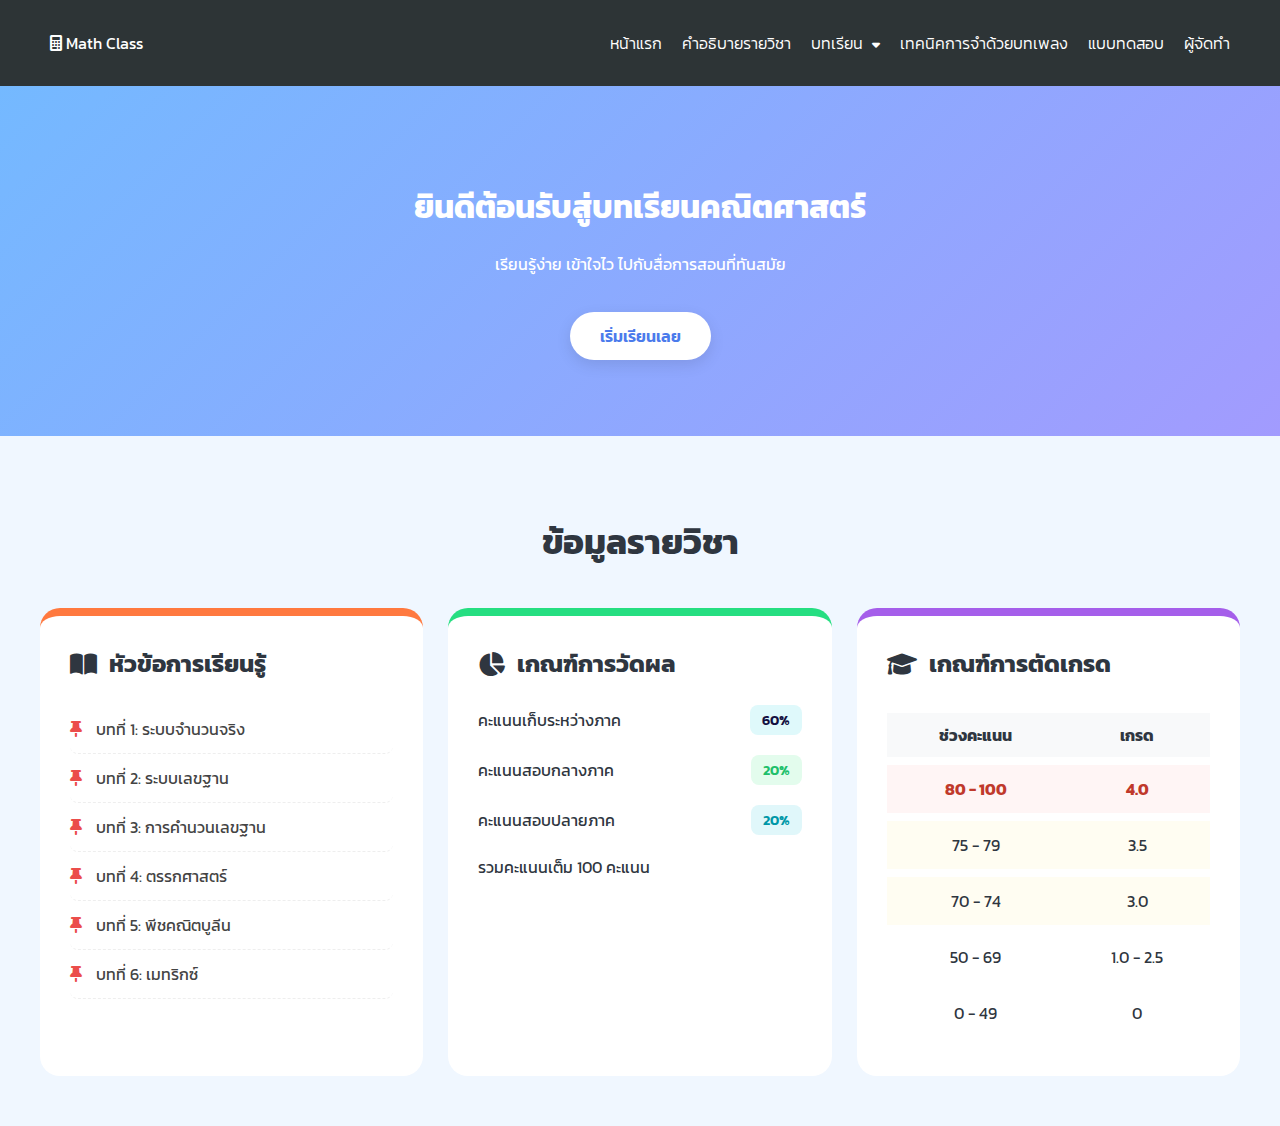
<file: index.html>
<!DOCTYPE html>
<html lang="th">
<head>
    <meta charset="UTF-8">
    <meta name="viewport" content="width=device-width, initial-scale=1.0">
    <title>Math Learning Hub</title>
    <link href="https://fonts.googleapis.com/css2?family=Kanit:wght@300;400;600&family=Sarabun:wght@400;700&display=swap" rel="stylesheet">
    <link rel="stylesheet" href="https://cdnjs.cloudflare.com/ajax/libs/font-awesome/6.0.0/css/all.min.css">
    <link rel="stylesheet" href="Na1.css">
</head>
<body>

    <nav class="navbar">
    <div class="logo"><i class="fas fa-calculator"></i> Math Class</div>
    <ul class="nav-links">
        <li><a href="index.html">หน้าแรก</a></li>
        <li><a href="Na3.html">คำอธิบายรายวิชา</a></li>
        
        <li class="dropdown">
            <a href="" class="dropbtn">บทเรียน <i class="fas fa-caret-down"></i></a>
            <div class="dropdown-content">
                <a href="Na2.html">บทที่ 1: ระบบจำนวนจริง</a>
                <a href="Na4.html">บทที่ 2: ระบบเลขฐาน</a>
                <a href="Na5.html">บทที่ 3: การคำนวณเลขฐาน</a>
                <a href="Na6.html">บทที่ 4: ตรรกศาสตร์</a>
                <a href="Na7.html">บทที่ 5: พีชคณิตบูลีน</a>
                <a href="Na8.html">บทที่ 6: เมทริกซ์</a>
            </div>
        </li>

        <li><a href="P1.html">เทคนิคการจำด้วยบทเพลง</a></li>
        <li><a href="P2.html">แบบทดสอบ</a></li>
        <li><a href="P3.html">ผู้จัดทำ</a></li>
    </ul>
</nav>



    <header id="home" class="hero">
        <div class="hero-content">
            <h1>ยินดีต้อนรับสู่บทเรียนคณิตศาสตร์</h1>
            <p>เรียนรู้ง่าย เข้าใจไว ไปกับสื่อการสอนที่ทันสมัย</p>
            <a href="" class="btn-start">เริ่มเรียนเลย</a>
        </div>
    </header>

    <section id="description" class="section">
        <div class="container">
            <h2 class="section-title">ข้อมูลรายวิชา</h2>
            <div class="info-grid">
                
                <div class="info-card border-orange">
                    <h3><i class="fas fa-book-open icon-orange"></i> หัวข้อการเรียนรู้</h3>
                    <ul class="lesson-list">
                        <li><i class="fas fa-thumbtack pin-red"></i> บทที่ 1: ระบบจำนวนจริง</li>
                        <li><i class="fas fa-thumbtack pin-red"></i> บทที่ 2: ระบบเลขฐาน</li>
                        <li><i class="fas fa-thumbtack pin-red"></i> บทที่ 3: การคำนวนเลขฐาน</li>
                        <li><i class="fas fa-thumbtack pin-red"></i> บทที่ 4: ตรรกศาสตร์</li>
                        <li><i class="fas fa-thumbtack pin-red"></i> บทที่ 5: พีชคณิตบูลีน</li>
                        <li><i class="fas fa-thumbtack pin-red"></i> บทที่ 6: เมทริกซ์</li>
                    </ul>
                </div>

                <div class="info-card border-green">
                    <h3><i class="fas fa-chart-pie icon-green"></i> เกณฑ์การวัดผล</h3>
                    <div class="criteria-container">
                        <div class="crit-row"><span>คะแนนเก็บระหว่างภาค</span> <span class="badge blue">60%</span></div>
                        <div class="crit-row"><span>คะแนนสอบกลางภาค</span> <span class="badge green">20%</span></div>
                        <div class="crit-row"><span>คะแนนสอบปลายภาค</span> <span class="badge light-blue">20%</span></div>
                        <div class="total-bar">รวมคะแนนเต็ม 100 คะแนน</div>
                    </div>
                </div>

                <div class="info-card border-purple">
                    <h3><i class="fas fa-graduation-cap icon-purple"></i> เกณฑ์การตัดเกรด</h3>
                    <table class="grade-table">
                        <thead>
                            <tr><th>ช่วงคะแนน</th><th>เกรด</th></tr>
                        </thead>
                        <tbody>
                            <tr class="high-grade"><td>80 - 100</td><td>4.0</td></tr>
                            <tr class="mid-grade"><td>75 - 79</td><td>3.5</td></tr>
                            <tr class="mid-grade"><td>70 - 74</td><td>3.0</td></tr>
                            <tr class="low-grade"><td>50 - 69</td><td>1.0 - 2.5</td></tr>
                            <tr class="fail-grade"><td>0 - 49</td><td>0</td></tr>
                        </tbody>
                    </table>
                </div>

            </div>
        </div>
    </section>

</body>
</html>
</file>
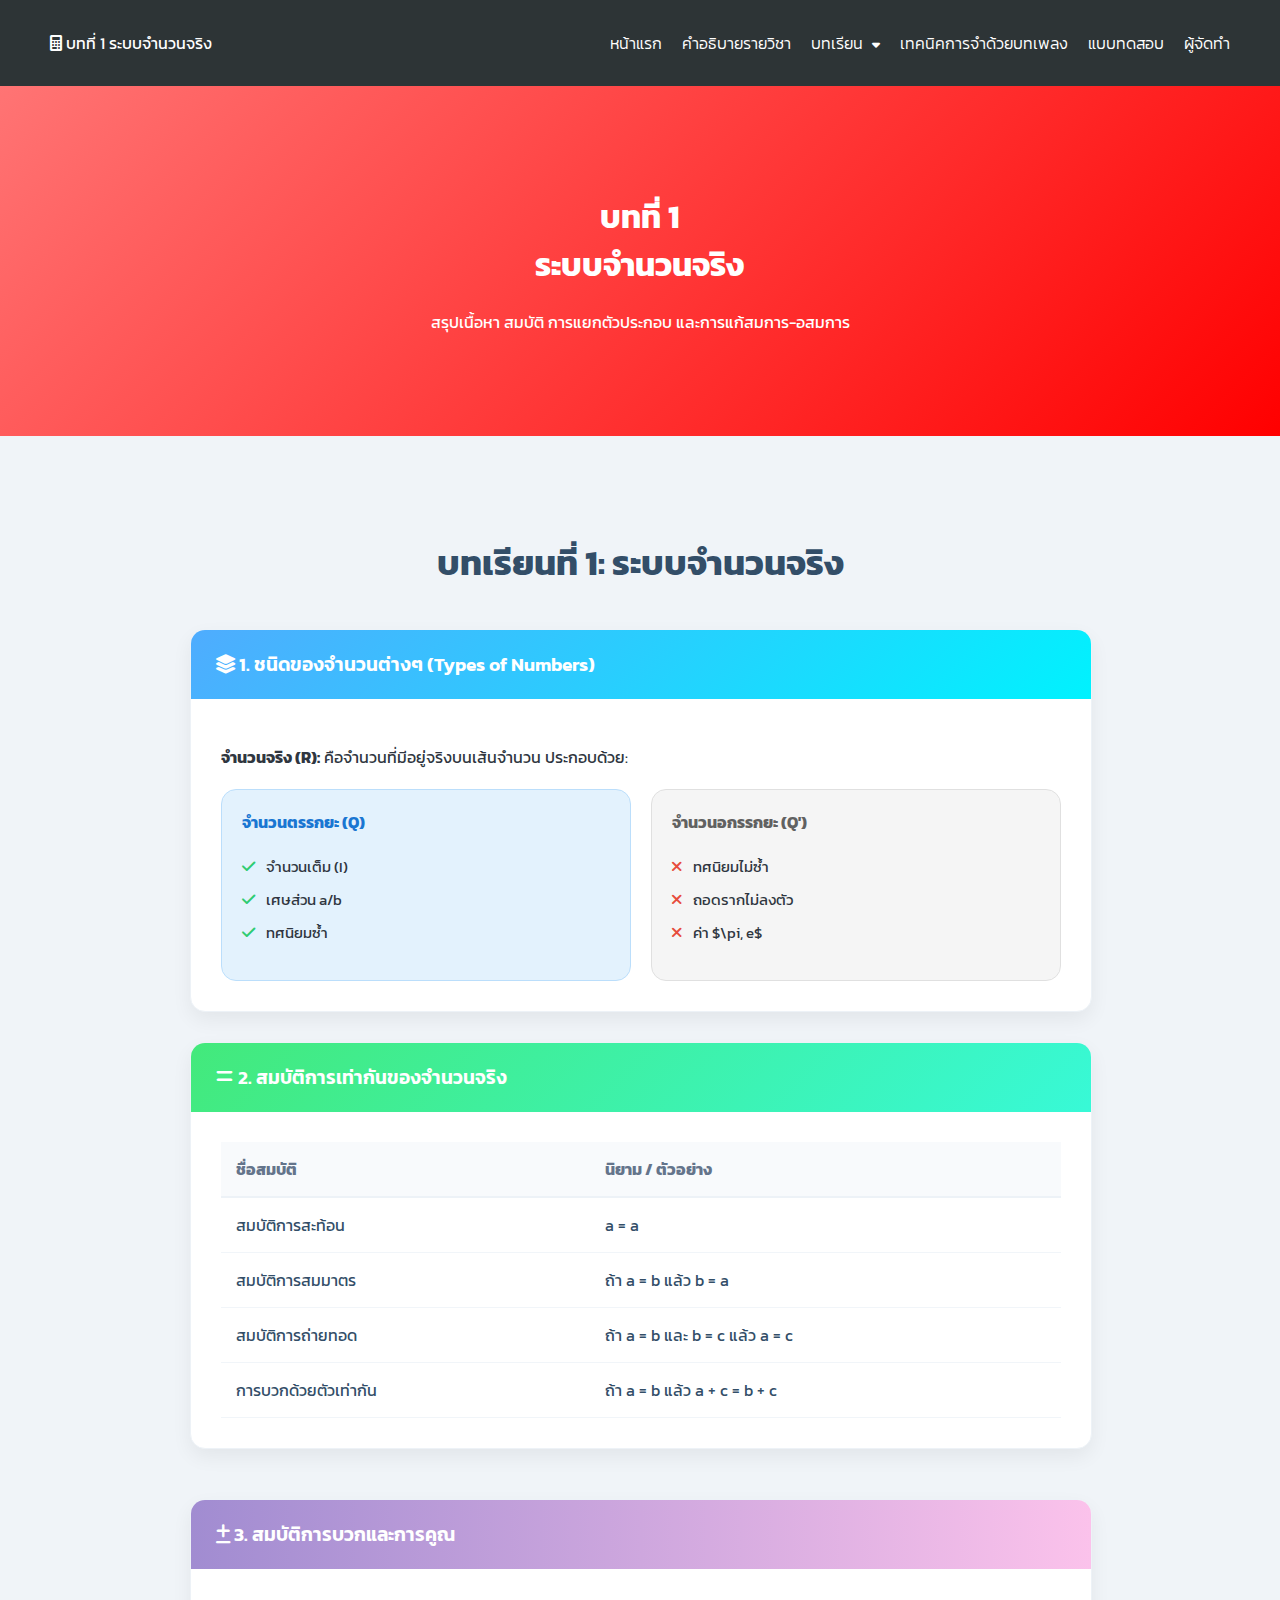
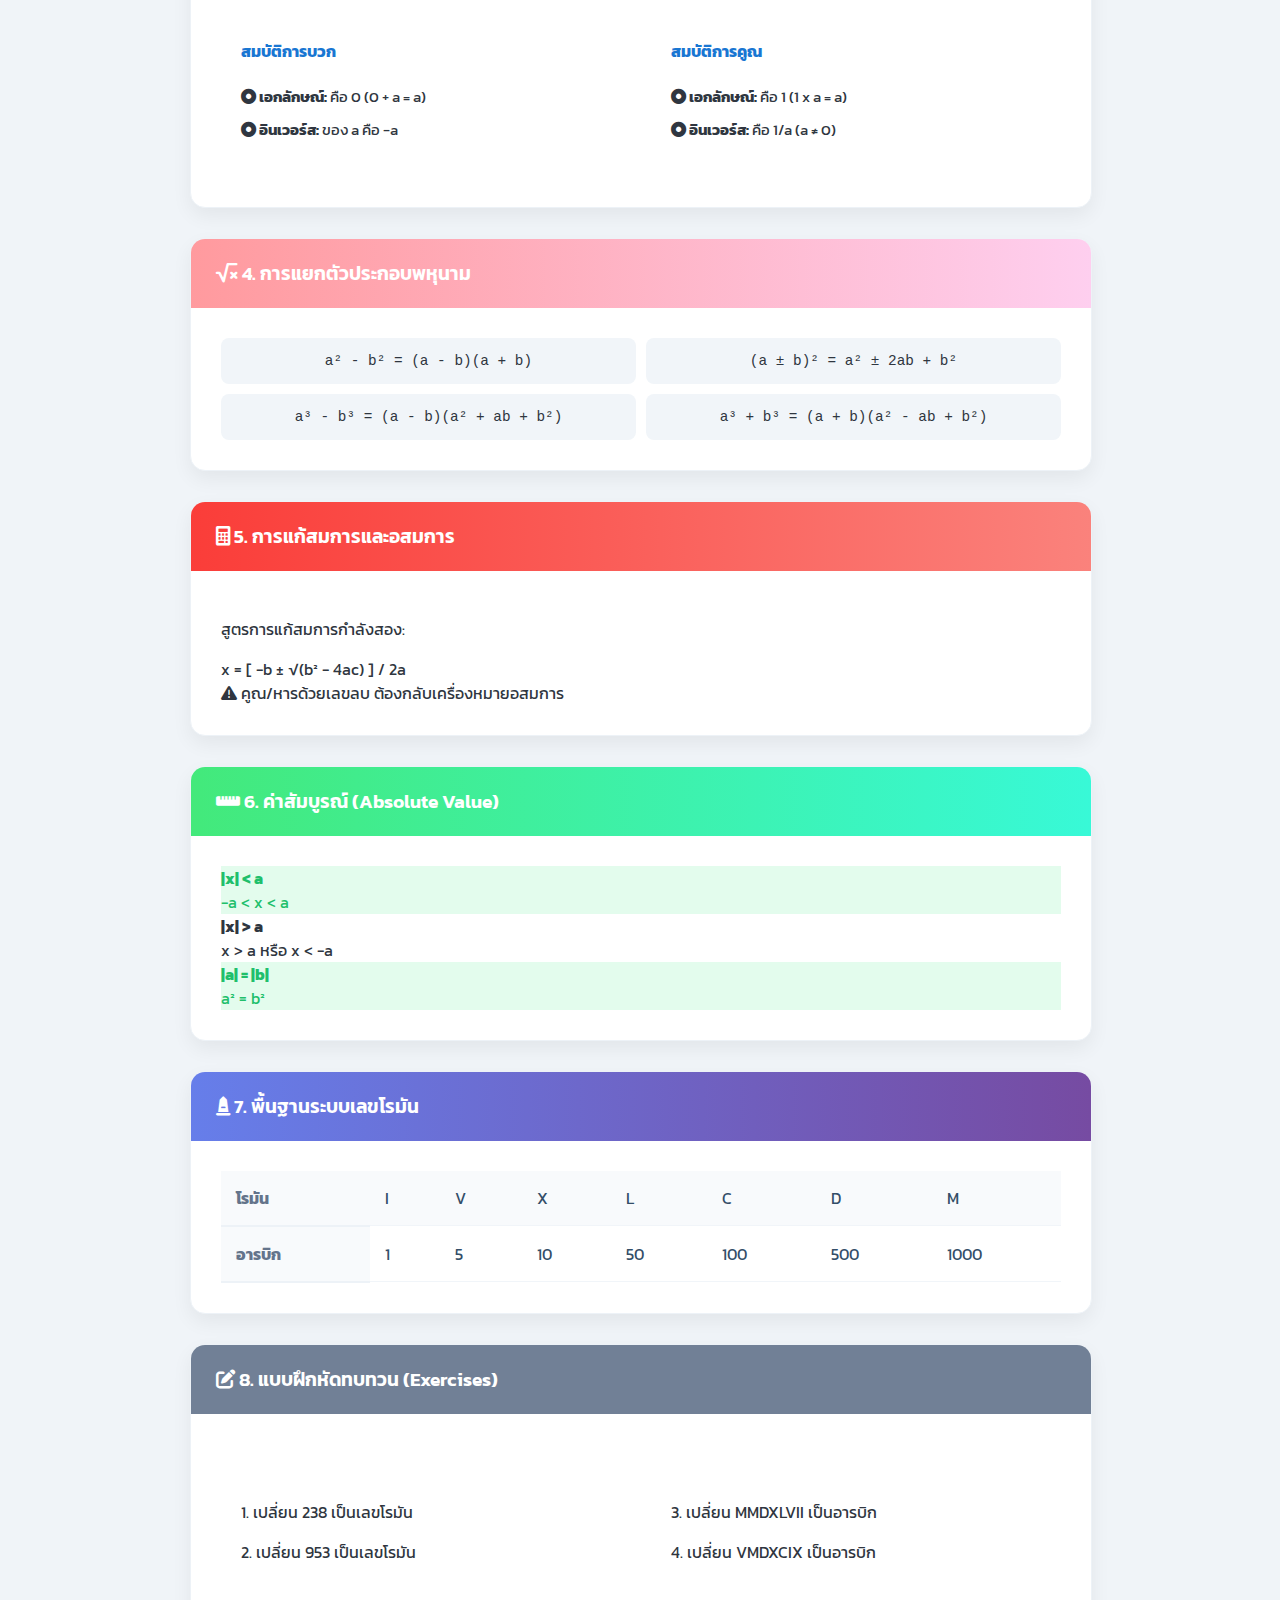
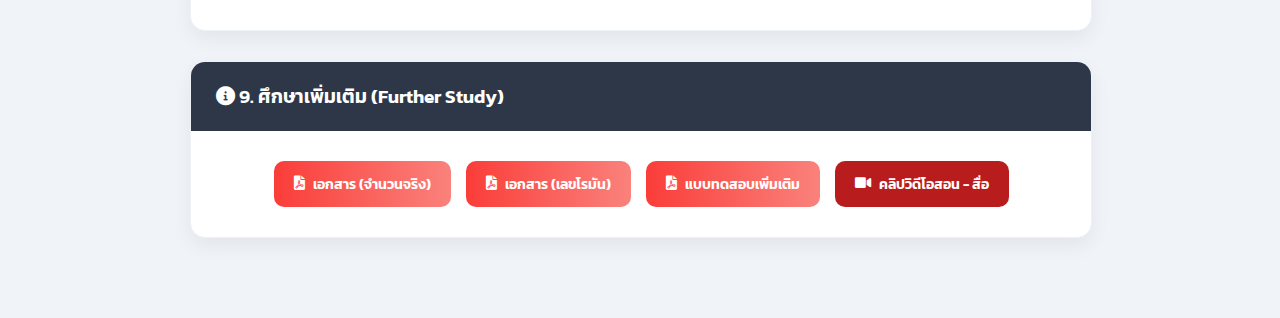
<file: Na2.html>
<!DOCTYPE html>
<html lang="th">
<head>
    <meta charset="UTF-8">
    <meta name="viewport" content="width=device-width, initial-scale=1.0">
    <title>Math Learning Hub</title>
    <link href="https://fonts.googleapis.com/css2?family=Kanit:wght@300;400;600&family=Sarabun:wght@400;700&display=swap" rel="stylesheet">
    <link rel="stylesheet" href="https://cdnjs.cloudflare.com/ajax/libs/font-awesome/6.0.0/css/all.min.css">
    <link rel="stylesheet" href="Na2.css">
</head>
<body>

    <nav class="navbar">
    <div class="logo"><i class="fas fa-calculator"></i> บทที่ 1 ระบบจำนวนจริง</div>
    <ul class="nav-links">
        <li><a href="index.html">หน้าแรก</a></li>
        <li><a href="Na3.html">คำอธิบายรายวิชา</a></li>
        
        <li class="dropdown">
            <a href="" class="dropbtn">บทเรียน <i class="fas fa-caret-down"></i></a>
            <div class="dropdown-content">
                <a href="Na2.html">บทที่ 1: ระบบจำนวนจริง</a>
                <a href="Na4.html">บทที่ 2: ระบบเลขฐาน</a>
                <a href="Na5.html">บทที่ 3: การคำนวณเลขฐาน</a>
                <a href="Na6.html">บทที่ 4: ตรรกศาสตร์</a>
                <a href="Na7.html">บทที่ 5: พีชคณิตบูลีน</a>
                <a href="Na8.html">บทที่ 6: เมทริกซ์</a>
            </div>
        </li>

        <li><a href="P1.html">เทคนิคการจำด้วยบทเพลง</a></li>
        <li><a href="P2.html">แบบทดสอบ</a></li>
        <li><a href="P3.html">ผู้จัดทำ</a></li>
    </ul>
</nav>



    <header id="home" class="hero">
        <div class="hero-content">
            <h1>บทที่ 1 <br>
            ระบบจำนวนจริง</h1>
            <p>สรุปเนื้อหา สมบัติ การแยกตัวประกอบ และการแก้สมการ-อสมการ</p>
            
        </div>
    </header>

    <section id="lesson1" class="section">
    <div class="container">
        <h2 class="main-title">บทเรียนที่ 1: ระบบจำนวนจริง</h2>

        <div class="content-wrapper">
            <div class="glass-card">
                <div class="card-header bg-blue">
                    <i class="fas fa-layer-group"></i> 1. ชนิดของจำนวนต่างๆ (Types of Numbers)
                </div>
                <div class="card-body">
                    <p class="summary-text"><b>จำนวนจริง (R):</b> คือจำนวนที่มีอยู่จริงบนเส้นจำนวน ประกอบด้วย:</p>
                    
                    <div class="split-container">
                        <div class="box rational">
                            <h4>จำนวนตรรกยะ (Q)</h4>
                            <ul>
                                <li><i class="fas fa-check"></i> จำนวนเต็ม (I)</li>
                                <li><i class="fas fa-check"></i> เศษส่วน a/b</li>
                                <li><i class="fas fa-check"></i> ทศนิยมซ้ำ</li>
                            </ul>
                        </div>
                        <div class="box irrational">
                            <h4>จำนวนอกรรกยะ (Q')</h4>
                            <ul>
                                <li><i class="fas fa-times"></i> ทศนิยมไม่ซ้ำ</li>
                                <li><i class="fas fa-times"></i> ถอดรากไม่ลงตัว</li>
                                <li><i class="fas fa-times"></i> ค่า $\pi, e$</li>
                            </ul>
                        </div>
                    </div>
                </div>
            </div>

            <div class="glass-card">
                <div class="card-header bg-green">
                    <i class="fas fa-equals"></i> 2. สมบัติการเท่ากันของจำนวนจริง
                </div>
                <div class="card-body">
                    <table class="modern-table">
                        <thead>
                            <tr>
                                <th>ชื่อสมบัติ</th>
                                <th>นิยาม / ตัวอย่าง</th>
                            </tr>
                        </thead>
                        <tbody>
                            <tr><td>สมบัติการสะท้อน</td><td>a = a</td></tr>
                            <tr><td>สมบัติการสมมาตร</td><td>ถ้า a = b แล้ว b = a</td></tr>
                            <tr><td>สมบัติการถ่ายทอด</td><td>ถ้า a = b และ b = c แล้ว a = c</td></tr>
                            <tr><td>การบวกด้วยตัวเท่ากัน</td><td>ถ้า a = b แล้ว a + c = b + c</td></tr>
                        </tbody>
                    </table>
                </div>
            </div>
        </div>
    </div>

    <div class="content-wrapper">
    <div class="glass-card">
        <div class="card-header bg-purple">
            <i class="fas fa-plus-minus"></i> 3. สมบัติการบวกและการคูณ
        </div>
        <div class="card-body">
            <div class="split-container">
                <div class="box">
                    <h4 class="text-purple">สมบัติการบวก</h4>
                    <ul>
                        <li><i class="fas fa-circle-dot"></i> <b>เอกลักษณ์:</b> คือ 0 (0 + a = a)</li>
                        <li><i class="fas fa-circle-dot"></i> <b>อินเวอร์ส:</b> ของ a คือ -a</li>
                    </ul>
                </div>
                <div class="box">
                    <h4 class="text-purple">สมบัติการคูณ</h4>
                    <ul>
                        <li><i class="fas fa-circle-dot"></i> <b>เอกลักษณ์:</b> คือ 1 (1 x a = a)</li>
                        <li><i class="fas fa-circle-dot"></i> <b>อินเวอร์ส:</b> คือ 1/a (a ≠ 0)</li>
                    </ul>
                </div>
            </div>
        </div>
    </div>

    <div class="glass-card">
        <div class="card-header bg-orange">
            <i class="fas fa-square-root-variable"></i> 4. การแยกตัวประกอบพหุนาม
        </div>
        <div class="card-body">
            <div class="formula-grid">
                <div class="formula-item">a² - b² = (a - b)(a + b)</div>
                <div class="formula-item">(a ± b)² = a² ± 2ab + b²</div>
                <div class="formula-item">a³ - b³ = (a - b)(a² + ab + b²)</div>
                <div class="formula-item">a³ + b³ = (a + b)(a² - ab + b²)</div>
            </div>
        </div>
    </div>

    <div class="glass-card">
        <div class="card-header bg-red">
            <i class="fas fa-calculator"></i> 5. การแก้สมการและอสมการ
        </div>
        <div class="card-body">
            <p>สูตรการแก้สมการกำลังสอง:</p>
            <div class="math-highlight">
                x = [ -b ± √(b² - 4ac) ] / 2a
            </div>
            <div class="info-alert">
                <i class="fas fa-exclamation-triangle"></i> คูณ/หารด้วยเลขลบ ต้องกลับเครื่องหมายอสมการ
            </div>
        </div>
    </div>

    <div class="glass-card">
        <div class="card-header bg-teal">
            <i class="fas fa-ruler-horizontal"></i> 6. ค่าสัมบูรณ์ (Absolute Value)
        </div>
        <div class="card-body">
            <div class="abs-grid">
                <div class="abs-item green"><b>|x| < a</b><br> -a < x < a</div>

                <div class="abs-item red"><b>|x| > a</b><br> x > a หรือ x < -a</div>
                
                <div class="abs-item green"><b>|a| = |b|</b><br> a² = b²</div>
            </div>
        </div>
    </div>

    <div class="glass-card">
        <div class="card-header bg-dark-blue">
            <i class="fas fa-monument"></i> 7. พื้นฐานระบบเลขโรมัน
        </div>
        <div class="card-body">
            <table class="modern-table">
                <tr style="background: #f8fafc;">
                    <th>โรมัน</th><td>I</td><td>V</td><td>X</td><td>L</td><td>C</td><td>D</td><td>M</td>
                </tr>
                <tr>
                    <th>อารบิก</th><td>1</td><td>5</td><td>10</td><td>50</td><td>100</td><td>500</td><td>1000</td>
                </tr>
            </table>
        </div>
    </div>

    <div class="glass-card">
        <div class="card-header bg-grey">
            <i class="fas fa-pen-to-square"></i> 8. แบบฝึกหัดทบทวน (Exercises)
        </div>
        <div class="card-body">
            <div class="split-container">
                <div class="box">
                    <p>1. เปลี่ยน 238 เป็นเลขโรมัน</p>
                    <p>2. เปลี่ยน 953 เป็นเลขโรมัน</p>
                </div>
                <div class="box">
                    <p>3. เปลี่ยน MMDXLVII เป็นอารบิก</p>
                    <p>4. เปลี่ยน VMDXCIX เป็นอารบิก</p>
                </div>
            </div>
        </div>
    </div>

    <div class="glass-card">
        <div class="card-header bg-dark">
            <i class="fas fa-circle-info"></i> 9. ศึกษาเพิ่มเติม (Further Study)
        </div>
        <div class="card-body text-center">
            <div class="btn-group">
                <a href="https://drive.google.com/file/d/18Iaog0NJO28kK6zp9pKkVIZxVBZjfPaR/view" class="btn-action bg-red"><i class="fas fa-file-pdf"></i> เอกสาร (จำนวนจริง)</a>
                <a href="https://drive.google.com/file/d/1EXuWnKEHDUhTBK0J2lSsD96c0mhDwfV4/view" class="btn-action bg-red"><i class="fas fa-file-pdf"></i> เอกสาร (เลขโรมัน)</a>
                <a href="https://drive.google.com/file/d/16nzE4JgZhvVK7toUcn7icmWoVCuHZt-d/view" class="btn-action bg-red"><i class="fas fa-file-pdf"></i>แบบทดสอบเพิ่มเติม</a>
                <a href="https://www.twinkl.co.th/teaching-wiki/lekh-roman-roman-numerals" class="btn-action bg-dark-red"><i class="fas fa-video"></i> คลิปวิดีโอสอน - สื่อ</a>
            </div>
        </div>
    </div>
</div>
</section>
    
</body>
</html>
</file>
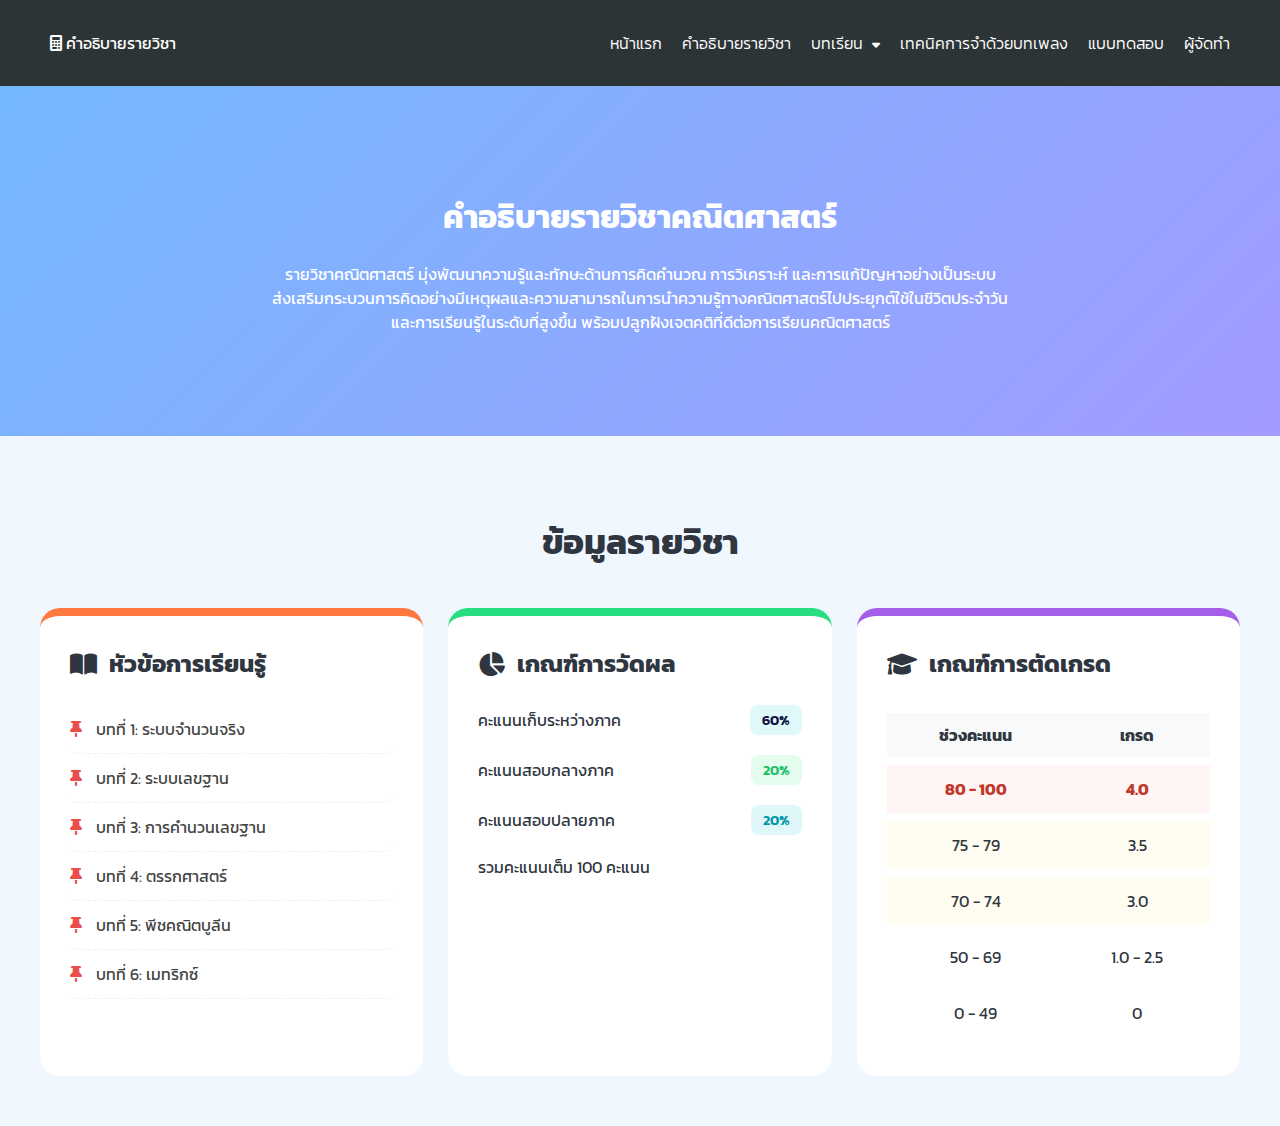
<file: Na3.html>
<!DOCTYPE html>
<html lang="th">
<head>
    <meta charset="UTF-8">
    <meta name="viewport" content="width=device-width, initial-scale=1.0">
    <title>Math Learning Hub</title>
    <link href="https://fonts.googleapis.com/css2?family=Kanit:wght@300;400;600&family=Sarabun:wght@400;700&display=swap" rel="stylesheet">
    <link rel="stylesheet" href="https://cdnjs.cloudflare.com/ajax/libs/font-awesome/6.0.0/css/all.min.css">
    <link rel="stylesheet" href="Na3.css">
</head>
<body>

    <nav class="navbar">
    <div class="logo"><i class="fas fa-calculator"></i> คำอธิบายรายวิชา</div>
    <ul class="nav-links">
        <li><a href="index.html">หน้าแรก</a></li>
        <li><a href="Na3.html">คำอธิบายรายวิชา</a></li>
        
        <li class="dropdown">
            <a href="" class="dropbtn">บทเรียน <i class="fas fa-caret-down"></i></a>
            <div class="dropdown-content">
                <a href="Na2.html">บทที่ 1: ระบบจำนวนจริง</a>
                <a href="Na4.html">บทที่ 2: ระบบเลขฐาน</a>
                <a href="Na5.html">บทที่ 3: การคำนวณเลขฐาน</a>
                <a href="Na6.html">บทที่ 4: ตรรกศาสตร์</a>
                <a href="Na7.html">บทที่ 5: พีชคณิตบูลีน</a>
                <a href="Na8.html">บทที่ 6: เมทริกซ์</a>
            </div>
        </li>

        <li><a href="P1.html">เทคนิคการจำด้วยบทเพลง</a></li>
        <li><a href="P2.html">แบบทดสอบ</a></li>
        <li><a href="P3.html">ผู้จัดทำ</a></li>
    </ul>
</nav>



    <header id="home" class="hero">
        <div class="hero-content">
            <h1>คำอธิบายรายวิชาคณิตศาสตร์</h1>
            <p>รายวิชาคณิตศาสตร์ มุ่งพัฒนาความรู้และทักษะด้านการคิดคำนวณ การวิเคราะห์ และการแก้ปัญหาอย่างเป็นระบบ <br>
                ส่งเสริมกระบวนการคิดอย่างมีเหตุผลและความสามารถในการนำความรู้ทางคณิตศาสตร์ไปประยุกต์ใช้ในชีวิตประจำวัน <br>
                และการเรียนรู้ในระดับที่สูงขึ้น พร้อมปลูกฝังเจตคติที่ดีต่อการเรียนคณิตศาสตร์</p>
            
        </div>
    </header>

    <section id="description" class="section">
        <div class="container">
            <h2 class="section-title">ข้อมูลรายวิชา</h2>
            <div class="info-grid">
                
                <div class="info-card border-orange">
                    <h3><i class="fas fa-book-open icon-orange"></i> หัวข้อการเรียนรู้</h3>
                    <ul class="lesson-list">
                        <li><i class="fas fa-thumbtack pin-red"></i> บทที่ 1: ระบบจำนวนจริง</li>
                        <li><i class="fas fa-thumbtack pin-red"></i> บทที่ 2: ระบบเลขฐาน</li>
                        <li><i class="fas fa-thumbtack pin-red"></i> บทที่ 3: การคำนวนเลขฐาน</li>
                        <li><i class="fas fa-thumbtack pin-red"></i> บทที่ 4: ตรรกศาสตร์</li>
                        <li><i class="fas fa-thumbtack pin-red"></i> บทที่ 5: พีชคณิตบูลีน</li>
                        <li><i class="fas fa-thumbtack pin-red"></i> บทที่ 6: เมทริกซ์</li>
                    </ul>
                </div>

                <div class="info-card border-green">
                    <h3><i class="fas fa-chart-pie icon-green"></i> เกณฑ์การวัดผล</h3>
                    <div class="criteria-container">
                        <div class="crit-row"><span>คะแนนเก็บระหว่างภาค</span> <span class="badge blue">60%</span></div>
                        <div class="crit-row"><span>คะแนนสอบกลางภาค</span> <span class="badge green">20%</span></div>
                        <div class="crit-row"><span>คะแนนสอบปลายภาค</span> <span class="badge light-blue">20%</span></div>
                        <div class="total-bar">รวมคะแนนเต็ม 100 คะแนน</div>
                    </div>
                </div>

                <div class="info-card border-purple">
                    <h3><i class="fas fa-graduation-cap icon-purple"></i> เกณฑ์การตัดเกรด</h3>
                    <table class="grade-table">
                        <thead>
                            <tr><th>ช่วงคะแนน</th><th>เกรด</th></tr>
                        </thead>
                        <tbody>
                            <tr class="high-grade"><td>80 - 100</td><td>4.0</td></tr>
                            <tr class="mid-grade"><td>75 - 79</td><td>3.5</td></tr>
                            <tr class="mid-grade"><td>70 - 74</td><td>3.0</td></tr>
                            <tr class="low-grade"><td>50 - 69</td><td>1.0 - 2.5</td></tr>
                            <tr class="fail-grade"><td>0 - 49</td><td>0</td></tr>
                        </tbody>
                    </table>
                </div>

            </div>
        </div>
    </section>

</body>
</html>
</file>
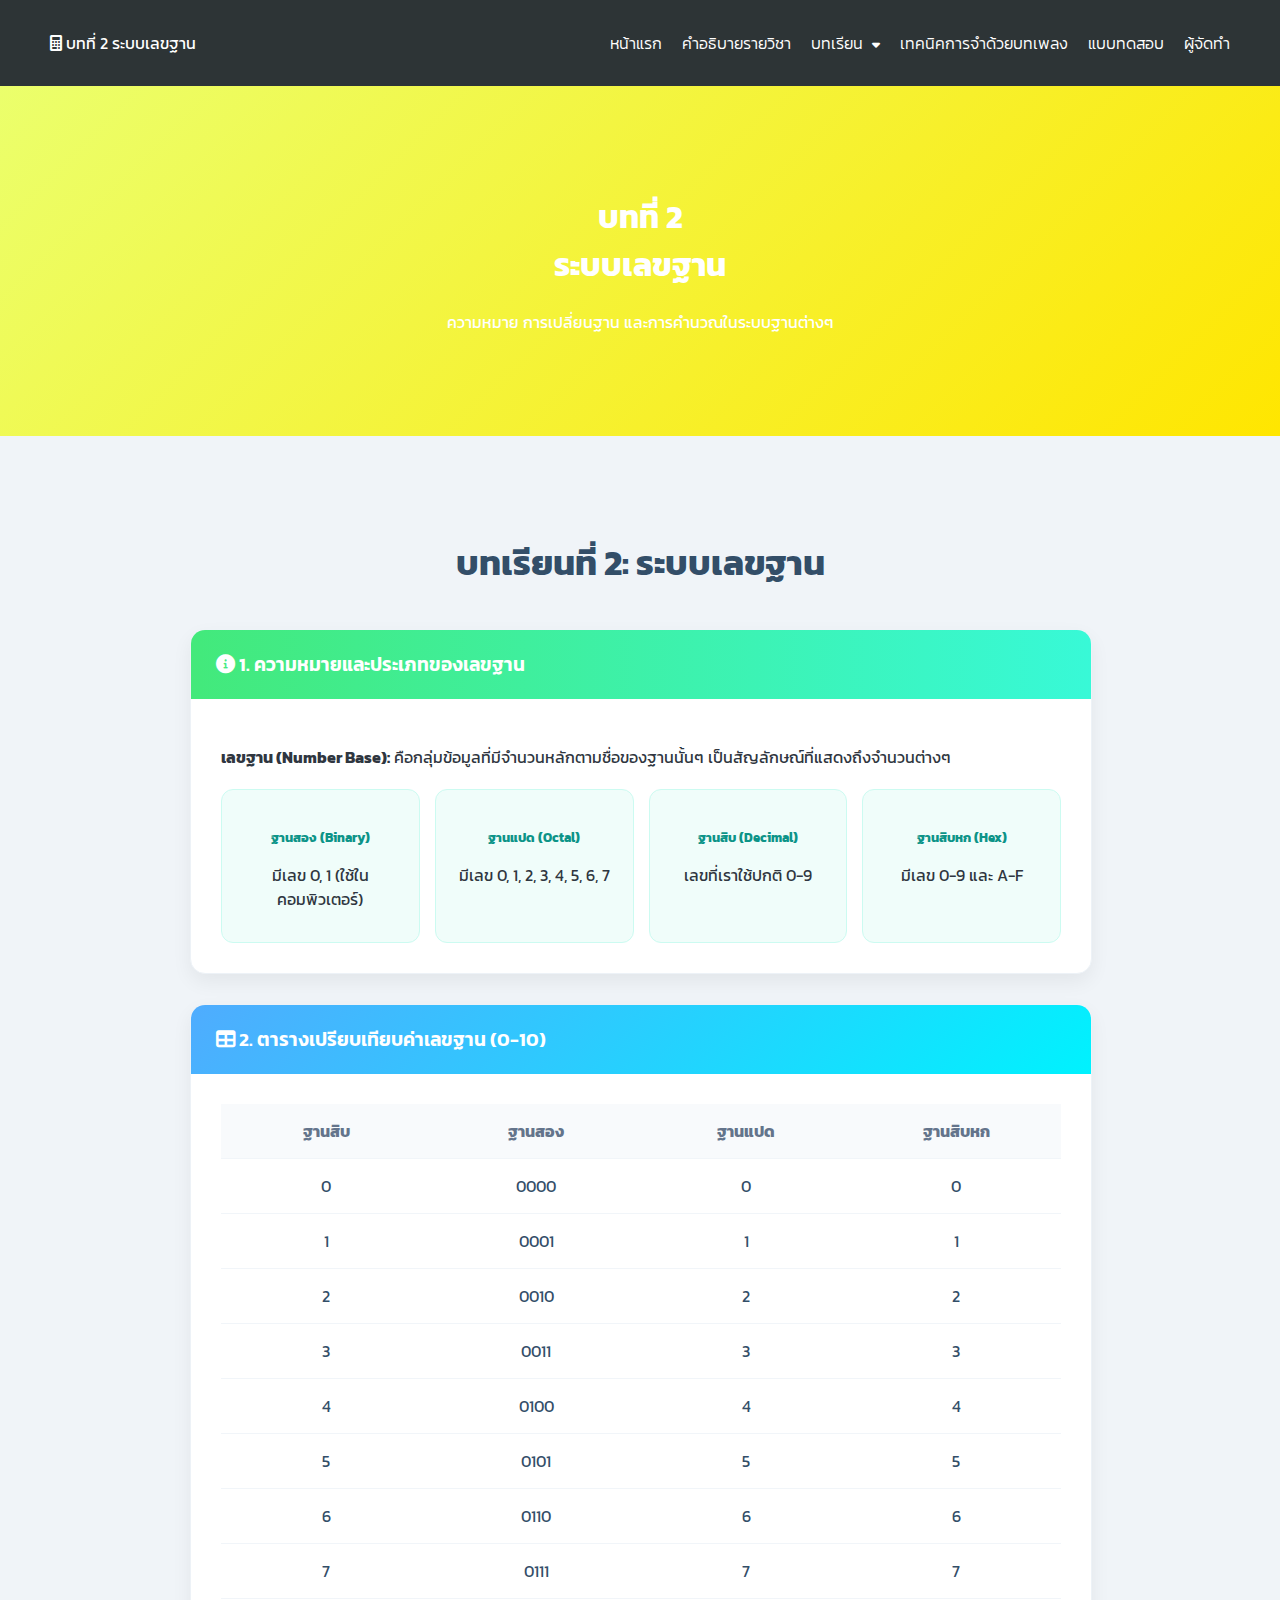
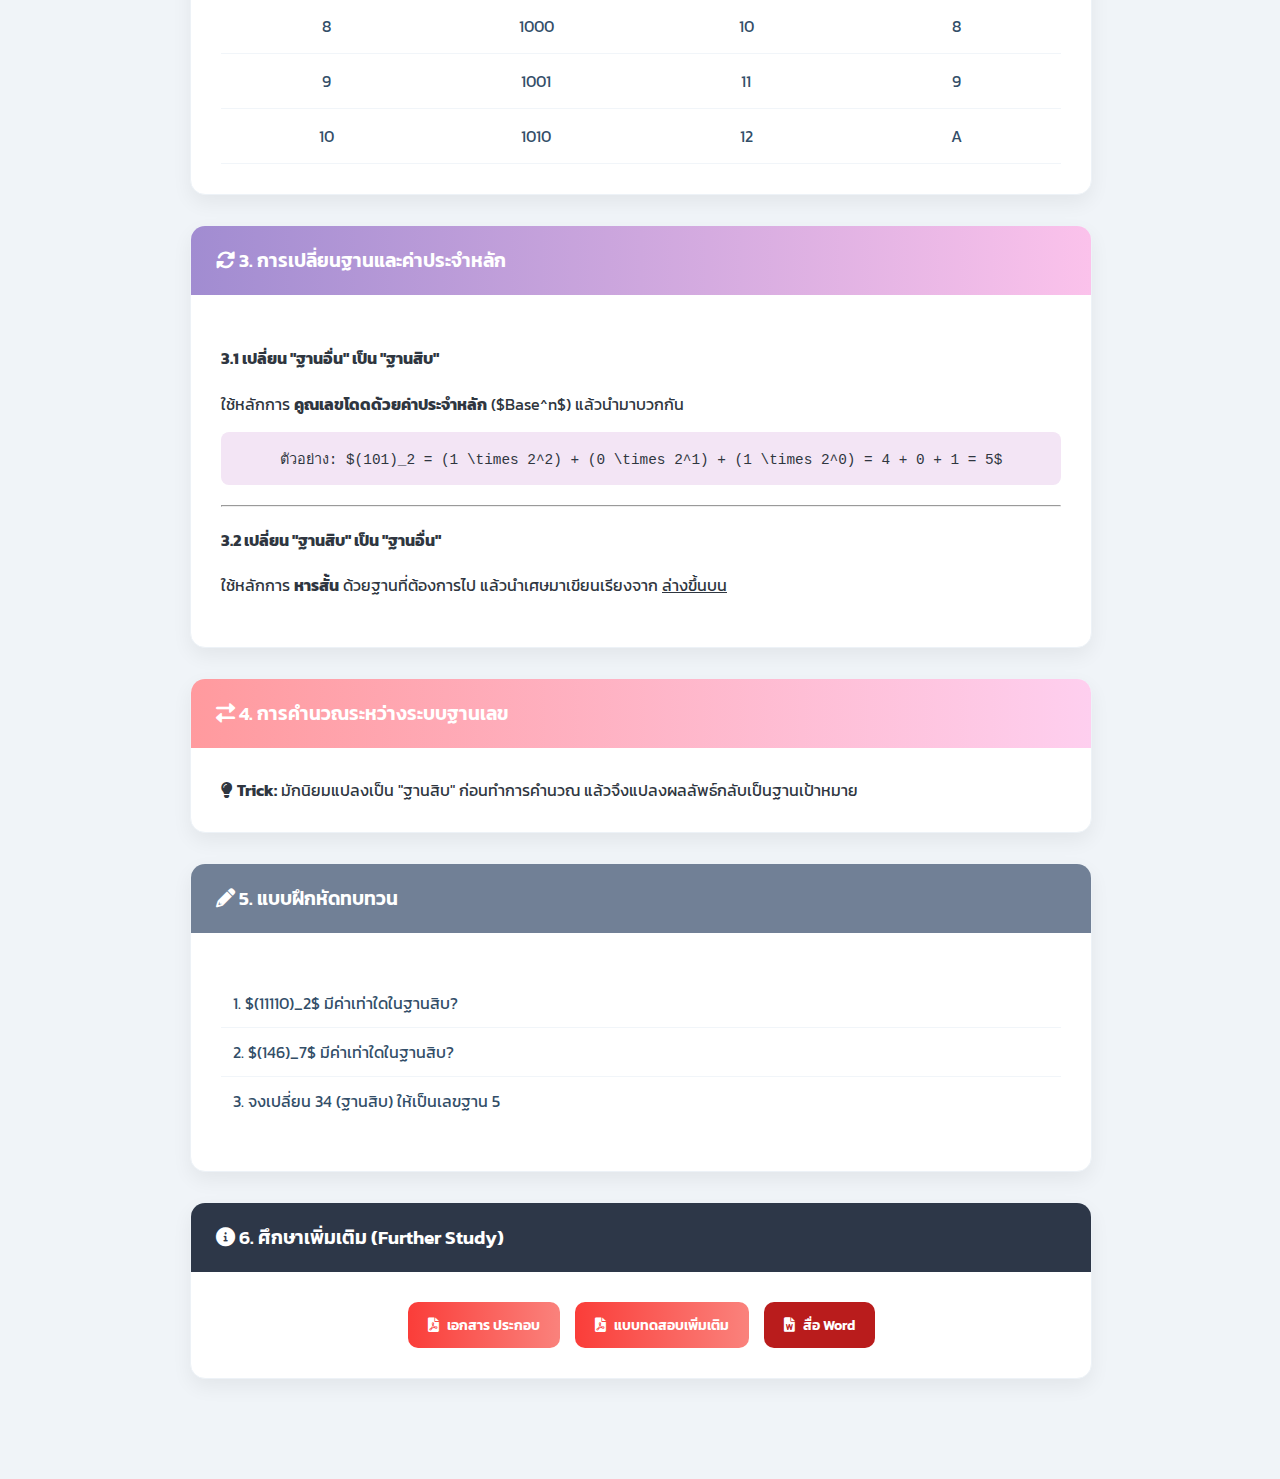
<file: Na4.html>
<!DOCTYPE html>
<html lang="th">
<head>
    <meta charset="UTF-8">
    <meta name="viewport" content="width=device-width, initial-scale=1.0">
    <title>Math Learning Hub</title>
    <link href="https://fonts.googleapis.com/css2?family=Kanit:wght@300;400;600&family=Sarabun:wght@400;700&display=swap" rel="stylesheet">
    <link rel="stylesheet" href="https://cdnjs.cloudflare.com/ajax/libs/font-awesome/6.0.0/css/all.min.css">
    <link rel="stylesheet" href="Na4.css">
</head>
<body>

    <nav class="navbar">
    <div class="logo"><i class="fas fa-calculator"></i> บทที่ 2 ระบบเลขฐาน</div>
    <ul class="nav-links">
        <li><a href="index.html">หน้าแรก</a></li>
        <li><a href="Na3.html">คำอธิบายรายวิชา</a></li>
        
        <li class="dropdown">
            <a href="" class="dropbtn">บทเรียน <i class="fas fa-caret-down"></i></a>
            <div class="dropdown-content">
                <a href="Na2.html">บทที่ 1: ระบบจำนวนจริง</a>
                <a href="Na4.html">บทที่ 2: ระบบเลขฐาน</a>
                <a href="Na5.html">บทที่ 3: การคำนวณเลขฐาน</a>
                <a href="Na6.html">บทที่ 4: ตรรกศาสตร์</a>
                <a href="Na7.html">บทที่ 5: พีชคณิตบูลีน</a>
                <a href="Na8.html">บทที่ 6: เมทริกซ์</a>
            </div>
        </li>

        <li><a href="P1.html">เทคนิคการจำด้วยบทเพลง</a></li>
        <li><a href="P2.html">แบบทดสอบ</a></li>
        <li><a href="P3.html">ผู้จัดทำ</a></li>
    </ul>
</nav>



    <header id="home" class="hero">
        <div class="hero-content">
            <h1>บทที่ 2 <br>
            ระบบเลขฐาน</h1>
            <p>ความหมาย การเปลี่ยนฐาน และการคำนวณในระบบฐานต่างๆ</p>
            
        </div>
    </header>

    <section id="lesson2" class="section">
    <div class="container">
        <h2 class="main-title">บทเรียนที่ 2: ระบบเลขฐาน</h2>

        <div class="content-wrapper">
            <div class="glass-card">
                <div class="card-header bg-teal">
                    <i class="fas fa-info-circle"></i> 1. ความหมายและประเภทของเลขฐาน
                </div>
                <div class="card-body">
                    <p><b>เลขฐาน (Number Base):</b> คือกลุ่มข้อมูลที่มีจำนวนหลักตามชื่อของฐานนั้นๆ เป็นสัญลักษณ์ที่แสดงถึงจำนวนต่างๆ</p>
                    <div class="base-grid">
                        <div class="base-item">
                            <h5>ฐานสอง (Binary)</h5>
                            <p>มีเลข 0, 1 (ใช้ในคอมพิวเตอร์)</p>
                        </div>
                        <div class="base-item">
                            <h5>ฐานแปด (Octal)</h5>
                            <p>มีเลข 0, 1, 2, 3, 4, 5, 6, 7</p>
                        </div>
                        <div class="base-item">
                            <h5>ฐานสิบ (Decimal)</h5>
                            <p>เลขที่เราใช้ปกติ 0-9</p>
                        </div>
                        <div class="base-item">
                            <h5>ฐานสิบหก (Hex)</h5>
                            <p>มีเลข 0-9 และ A-F</p>
                        </div>
                    </div>
                </div>
            </div>

           <div class="glass-card">
    <div class="card-header bg-blue">
        <i class="fas fa-table"></i> 2. ตารางเปรียบเทียบค่าเลขฐาน (0-10)
    </div>
    <div class="card-body">
        <table class="modern-table centered-table">
            <thead>
                <tr>
                    <th style="width: 25%;">ฐานสิบ</th>
                    <th style="width: 25%;">ฐานสอง</th>
                    <th style="width: 25%;">ฐานแปด</th>
                    <th style="width: 25%;">ฐานสิบหก</th>
                </tr>
                        </thead>
                        <tbody>
                            <tr><td>0</td><td>0000</td><td>0</td><td>0</td></tr>
                            <tr><td>1</td><td>0001</td><td>1</td><td>1</td></tr>
                            <tr><td>2</td><td>0010</td><td>2</td><td>2</td></tr>
                            <tr><td>3</td><td>0011</td><td>3</td><td>3</td></tr>
                            <tr><td>4</td><td>0100</td><td>4</td><td>4</td></tr>
                            <tr><td>5</td><td>0101</td><td>5</td><td>5</td></tr>
                            <tr><td>6</td><td>0110</td><td>6</td><td>6</td></tr>
                            <tr><td>7</td><td>0111</td><td>7</td><td>7</td></tr>
                            <tr><td>8</td><td>1000</td><td>10</td><td>8</td></tr>
                            <tr><td>9</td><td>1001</td><td>11</td><td>9</td></tr>
                            <tr><td>10</td><td>1010</td><td>12</td><td>A</td></tr>
                        </tbody>
                    </table>
                </div>
            </div>

            <div class="glass-card">
                <div class="card-header bg-purple">
                    <i class="fas fa-sync-alt"></i> 3. การเปลี่ยนฐานและค่าประจำหลัก
                </div>
                <div class="card-body">
                    <div class="method-box">
                        <h4 class="text-purple">3.1 เปลี่ยน "ฐานอื่น" เป็น "ฐานสิบ"</h4>
                        <p>ใช้หลักการ <b>คูณเลขโดดด้วยค่าประจำหลัก</b> ($Base^n$) แล้วนำมาบวกกัน</p>
                        <div class="formula-item" style="background: #f3e5f5;">
                            ตัวอย่าง: $(101)_2 = (1 \times 2^2) + (0 \times 2^1) + (1 \times 2^0) = 4 + 0 + 1 = 5$
                        </div>
                    </div>
                    <hr>
                    <div class="method-box">
                        <h4 class="text-purple">3.2 เปลี่ยน "ฐานสิบ" เป็น "ฐานอื่น"</h4>
                        <p>ใช้หลักการ <b>หารสั้น</b> ด้วยฐานที่ต้องการไป แล้วนำเศษมาเขียนเรียงจาก <u>ล่างขึ้นบน</u></p>
                    </div>
                </div>
            </div>

            <div class="glass-card">
                <div class="card-header bg-orange">
                    <i class="fas fa-exchange-alt"></i> 4. การคำนวณระหว่างระบบฐานเลข
                </div>
                <div class="card-body">
                    <div class="info-alert">
                        <i class="fas fa-lightbulb"></i> <b>Trick:</b> มักนิยมแปลงเป็น "ฐานสิบ" ก่อนทำการคำนวณ แล้วจึงแปลงผลลัพธ์กลับเป็นฐานเป้าหมาย
                    </div>
                </div>
            </div>

            <div class="glass-card">
                <div class="card-header bg-grey">
                    <i class="fas fa-pencil-alt"></i> 5. แบบฝึกหัดทบทวน
                </div>
                <div class="card-body">
                    <ul class="exercise-list">
                        <li>1. $(11110)_2$ มีค่าเท่าใดในฐานสิบ?</li>
                        <li>2. $(146)_7$ มีค่าเท่าใดในฐานสิบ?</li>
                        <li>3. จงเปลี่ยน 34 (ฐานสิบ) ให้เป็นเลขฐาน 5</li>
                    </ul>
                </div>
            </div>
        </div>

    <div class="glass-card">
        <div class="card-header bg-dark">
            <i class="fas fa-circle-info"></i> 6. ศึกษาเพิ่มเติม (Further Study)
        </div>
        <div class="card-body text-center">
            <div class="btn-group">
                <a href="https://drive.google.com/file/d/1OM62mSQpVLc88pXXl1xCX37JTF0fWnch/view" class="btn-action bg-red"><i class="fas fa-file-pdf"></i> เอกสาร ประกอบ</a>
                <a href="https://docs.google.com/presentation/d/1Bks52kb0clpSZdIVyc2yOzsxeb-Utfa8RucmrieLZXE/edit?slide=id.p1#slide=id.p1" class="btn-action bg-red"><i class="fas fa-file-pdf"></i>แบบทดสอบเพิ่มเติม</a>
                <a href="https://docs.google.com/document/d/1a9OyaitWUjaT0aq-W_8rsmAt84SXNBRI8Q1GFSYukbw/edit?tab=t.0" class="btn-action bg-dark-red"><i class="fas fa-file-word"></i> สื่อ Word</a>
            </div>
        </div>
    </div>
</div>
</section>
    
</body>
</html>
</file>
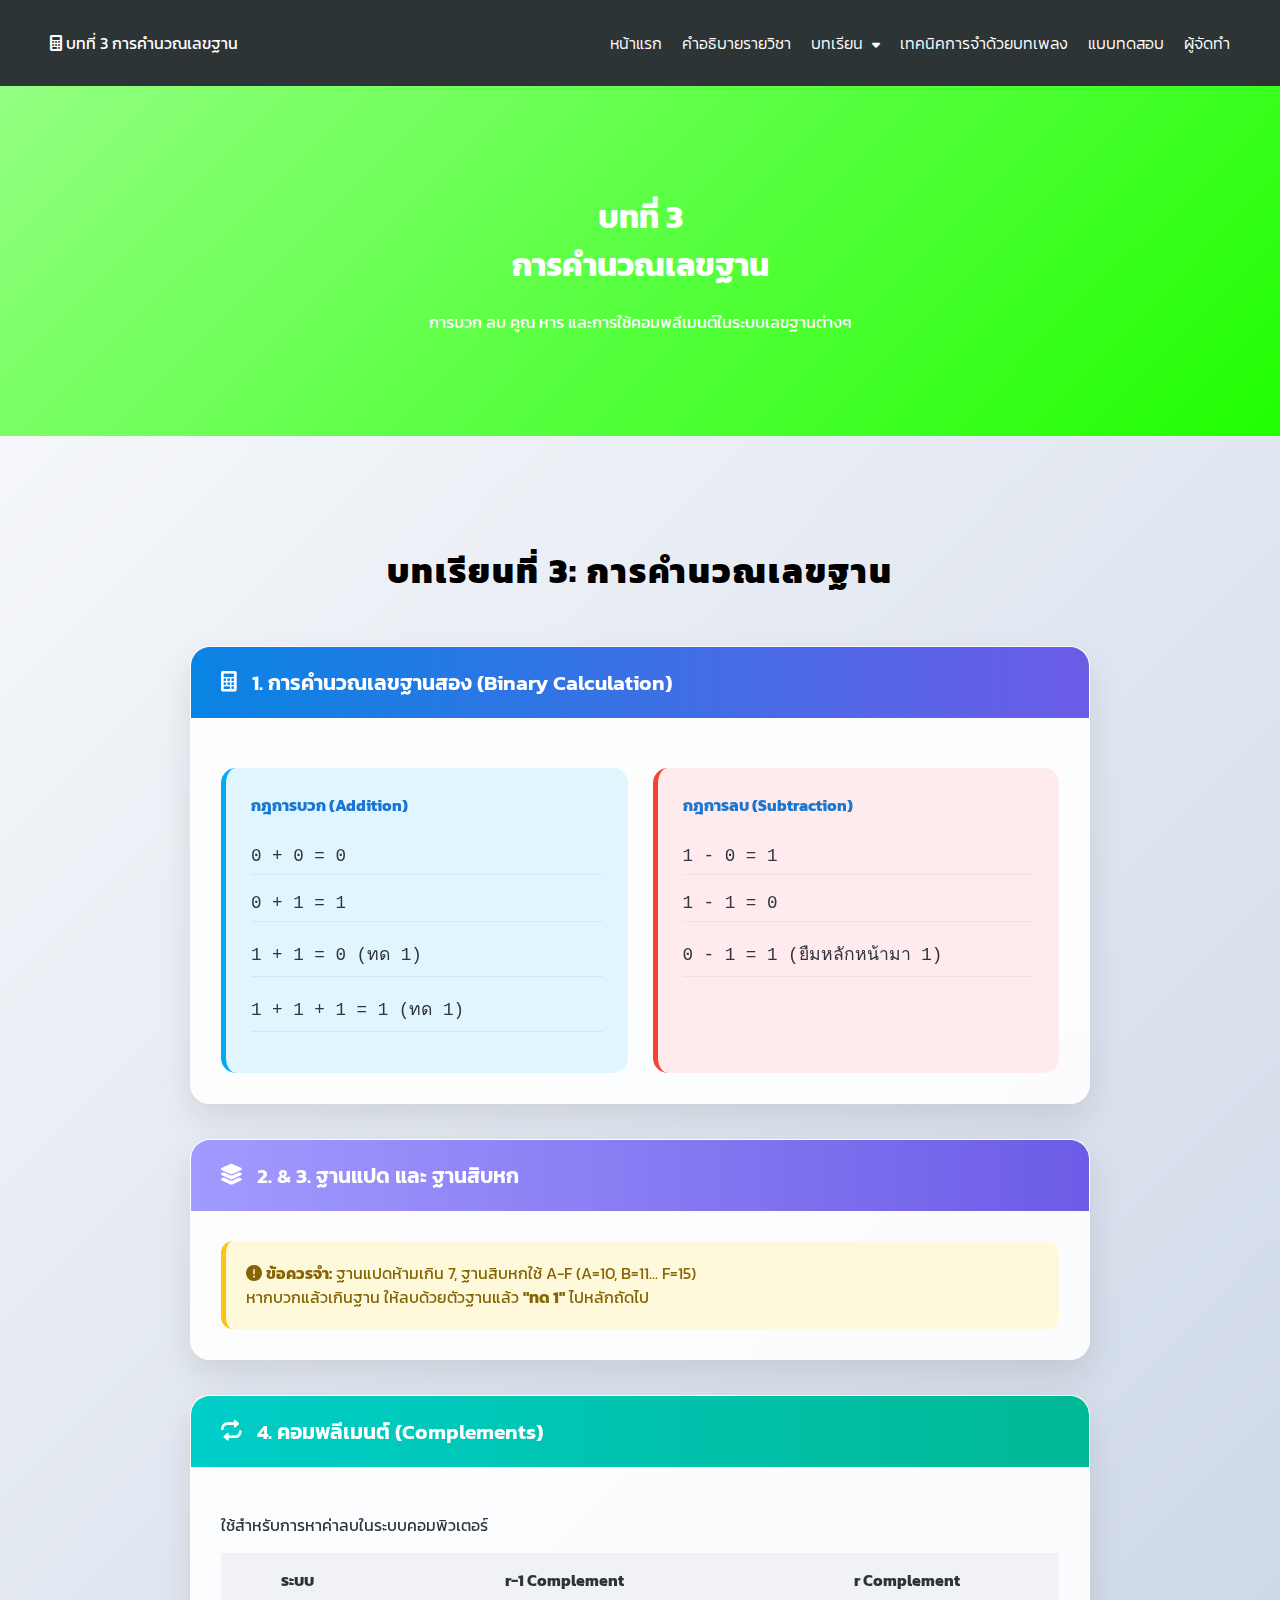
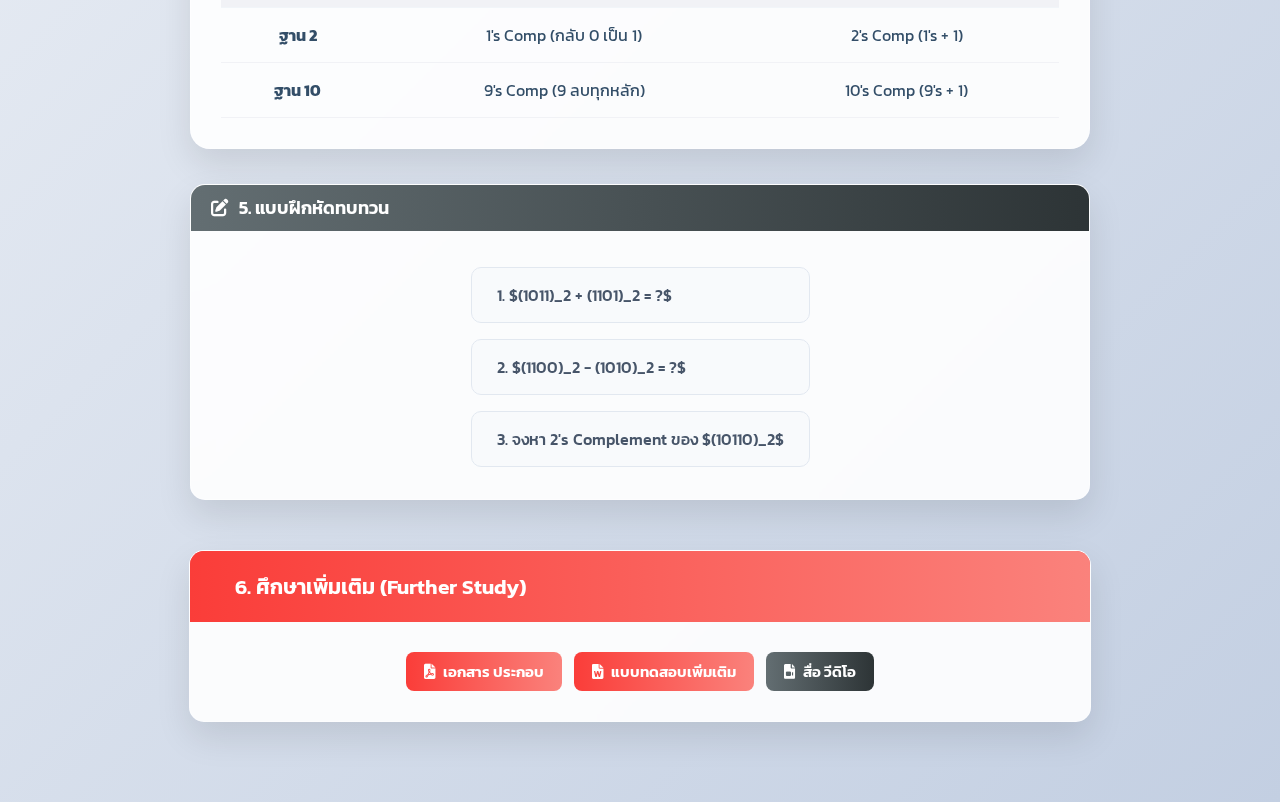
<file: Na5.html>
<!DOCTYPE html>
<html lang="th">
<head>
    <meta charset="UTF-8">
    <meta name="viewport" content="width=device-width, initial-scale=1.0">
    <title>Math Learning Hub</title>
    <link href="https://fonts.googleapis.com/css2?family=Kanit:wght@300;400;600&family=Sarabun:wght@400;700&display=swap" rel="stylesheet">
    <link rel="stylesheet" href="https://cdnjs.cloudflare.com/ajax/libs/font-awesome/6.0.0/css/all.min.css">
    <link rel="stylesheet" href="Na5.css">
</head>
<body>

    <nav class="navbar">
    <div class="logo"><i class="fas fa-calculator"></i> บทที่ 3 การคำนวณเลขฐาน</div>
    <ul class="nav-links">
        <li><a href="index.html">หน้าแรก</a></li>
        <li><a href="Na3.html">คำอธิบายรายวิชา</a></li>
        
        <li class="dropdown">
            <a href="" class="dropbtn">บทเรียน <i class="fas fa-caret-down"></i></a>
            <div class="dropdown-content">
                <a href="Na2.html">บทที่ 1: ระบบจำนวนจริง</a>
                <a href="Na4.html">บทที่ 2: ระบบเลขฐาน</a>
                <a href="Na5.html">บทที่ 3: การคำนวณเลขฐาน</a>
                <a href="Na6.html">บทที่ 4: ตรรกศาสตร์</a>
                <a href="Na7.html">บทที่ 5: พีชคณิตบูลีน</a>
                <a href="Na8.html">บทที่ 6: เมทริกซ์</a>
            </div>
        </li>

        <li><a href="P1.html">เทคนิคการจำด้วยบทเพลง</a></li>
        <li><a href="P2.html">แบบทดสอบ</a></li>
        <li><a href="P3.html">ผู้จัดทำ</a></li>
    </ul>
</nav>



    <header id="home" class="hero">
        <div class="hero-content">
            <h1>บทที่ 3 <br>
            การคำนวณเลขฐาน</h1>
            <p>การบวก ลบ คูณ หาร และการใช้คอมพลีเมนต์ในระบบเลขฐานต่างๆ</p>
            
        </div>
    </header>

       <section id="lesson3" class="section">
    <div class="container">
        <h2 class="main-title">บทเรียนที่ 3: การคำนวณเลขฐาน</h2>

        <div class="content-wrapper">
            <div class="glass-card">
                <div class="card-header bg-dark-blue">
                    <i class="fas fa-calculator"></i> 1. การคำนวณเลขฐานสอง (Binary Calculation)
                </div>
                <div class="card-body">
                    <div class="split-container">
                        <div class="box light-blue-bg">
                            <h4 class="text-blue">กฎการบวก (Addition)</h4>
                            <ul class="math-list">
                                <li>0 + 0 = 0</li>
                                <li>0 + 1 = 1</li>
                                <li>1 + 1 = 0 (ทด 1)</li>
                                <li>1 + 1 + 1 = 1 (ทด 1)</li>
                            </ul>
                        </div>
                        <div class="box light-red-bg">
                            <h4 class="text-red">กฎการลบ (Subtraction)</h4>
                            <ul class="math-list">
                                <li>1 - 0 = 1</li>
                                <li>1 - 1 = 0</li>
                                <li>0 - 1 = 1 (ยืมหลักหน้ามา 1)</li>
                            </ul>
                        </div>
                    </div>
                </div>
            </div>

            <div class="glass-card">
                <div class="card-header bg-purple">
                    <i class="fas fa-layer-group"></i> 2. & 3. ฐานแปด และ ฐานสิบหก
                </div>
                <div class="card-body">
                    <div class="info-alert">
                        <i class="fas fa-exclamation-circle"></i> <b>ข้อควรจำ:</b> 
                        ฐานแปดห้ามเกิน 7, ฐานสิบหกใช้ A-F (A=10, B=11... F=15) <br>
                        หากบวกแล้วเกินฐาน ให้ลบด้วยตัวฐานแล้ว <b>"ทด 1"</b> ไปหลักถัดไป
                    </div>
                </div>
            </div>

            <div class="glass-card">
                <div class="card-header bg-teal">
                    <i class="fas fa-repeat"></i> 4. คอมพลีเมนต์ (Complements)
                </div>
                <div class="card-body">
                    <p>ใช้สำหรับการหาค่าลบในระบบคอมพิวเตอร์</p>
                    <table class="modern-table centered-table">
                        <thead>
                            <tr>
                                <th>ระบบ</th>
                                <th>r-1 Complement</th>
                                <th>r Complement</th>
                            </tr>
                        </thead>
                        <tbody>
                            <tr>
                                <td><b>ฐาน 2</b></td>
                                <td>1's Comp (กลับ 0 เป็น 1)</td>
                                <td>2's Comp (1's + 1)</td>
                            </tr>
                            <tr>
                                <td><b>ฐาน 10</b></td>
                                <td>9's Comp (9 ลบทุกหลัก)</td>
                                <td>10's Comp (9's + 1)</td>
                            </tr>
                        </tbody>
                    </table>
                </div>
            </div>

            <div class="glass-card">
                <div class="card-header bg-grey">
                    <i class="fas fa-edit"></i> 5. แบบฝึกหัดทบทวน
                </div>
                <div class="card-body">
                    <div class="exercise-box">
                        <p>1. $(1011)_2 + (1101)_2 = ?$</p>
                        <p>2. $(1100)_2 - (1010)_2 = ?$</p>
                        <p>3. จงหา 2's Complement ของ $(10110)_2$</p>
                    </div>
                </div>
            </div>
        </div>
    </div>



        <div class="glass-card">
            <div class="card-header bg-red">
                <i class="fas fa-editt"></i> 6. ศึกษาเพิ่มเติม (Further Study)
            </div>
            <div class="card-body">
            <div class="btn-group">
                <a href="https://drive.google.com/file/d/1K21gsfE5N5LPUVQyAej5l-__W_0AaNNL/view" class="btn-action bg-red"><i class="fas fa-file-pdf"></i> เอกสาร ประกอบ</a>
                <a href="https://drive.google.com/file/d/13LR_6-pSKxLk8e4KsDRV7OMzb7VMuhbi/view" class="btn-action bg-red"><i class="fas fa-file-word"></i>แบบทดสอบเพิ่มเติม</a>
                <a href="https://www.youtube.com/watch?app=desktop&v=ExCs0hhs9C8&t=0s" class="btn-action bg-dark-red"><i class="fas fa-file-video"></i>สื่อ วีดิโอ</a>
            </div>
        </div>
    </div>
</div>


</section>
    
</body>
</html>
</file>
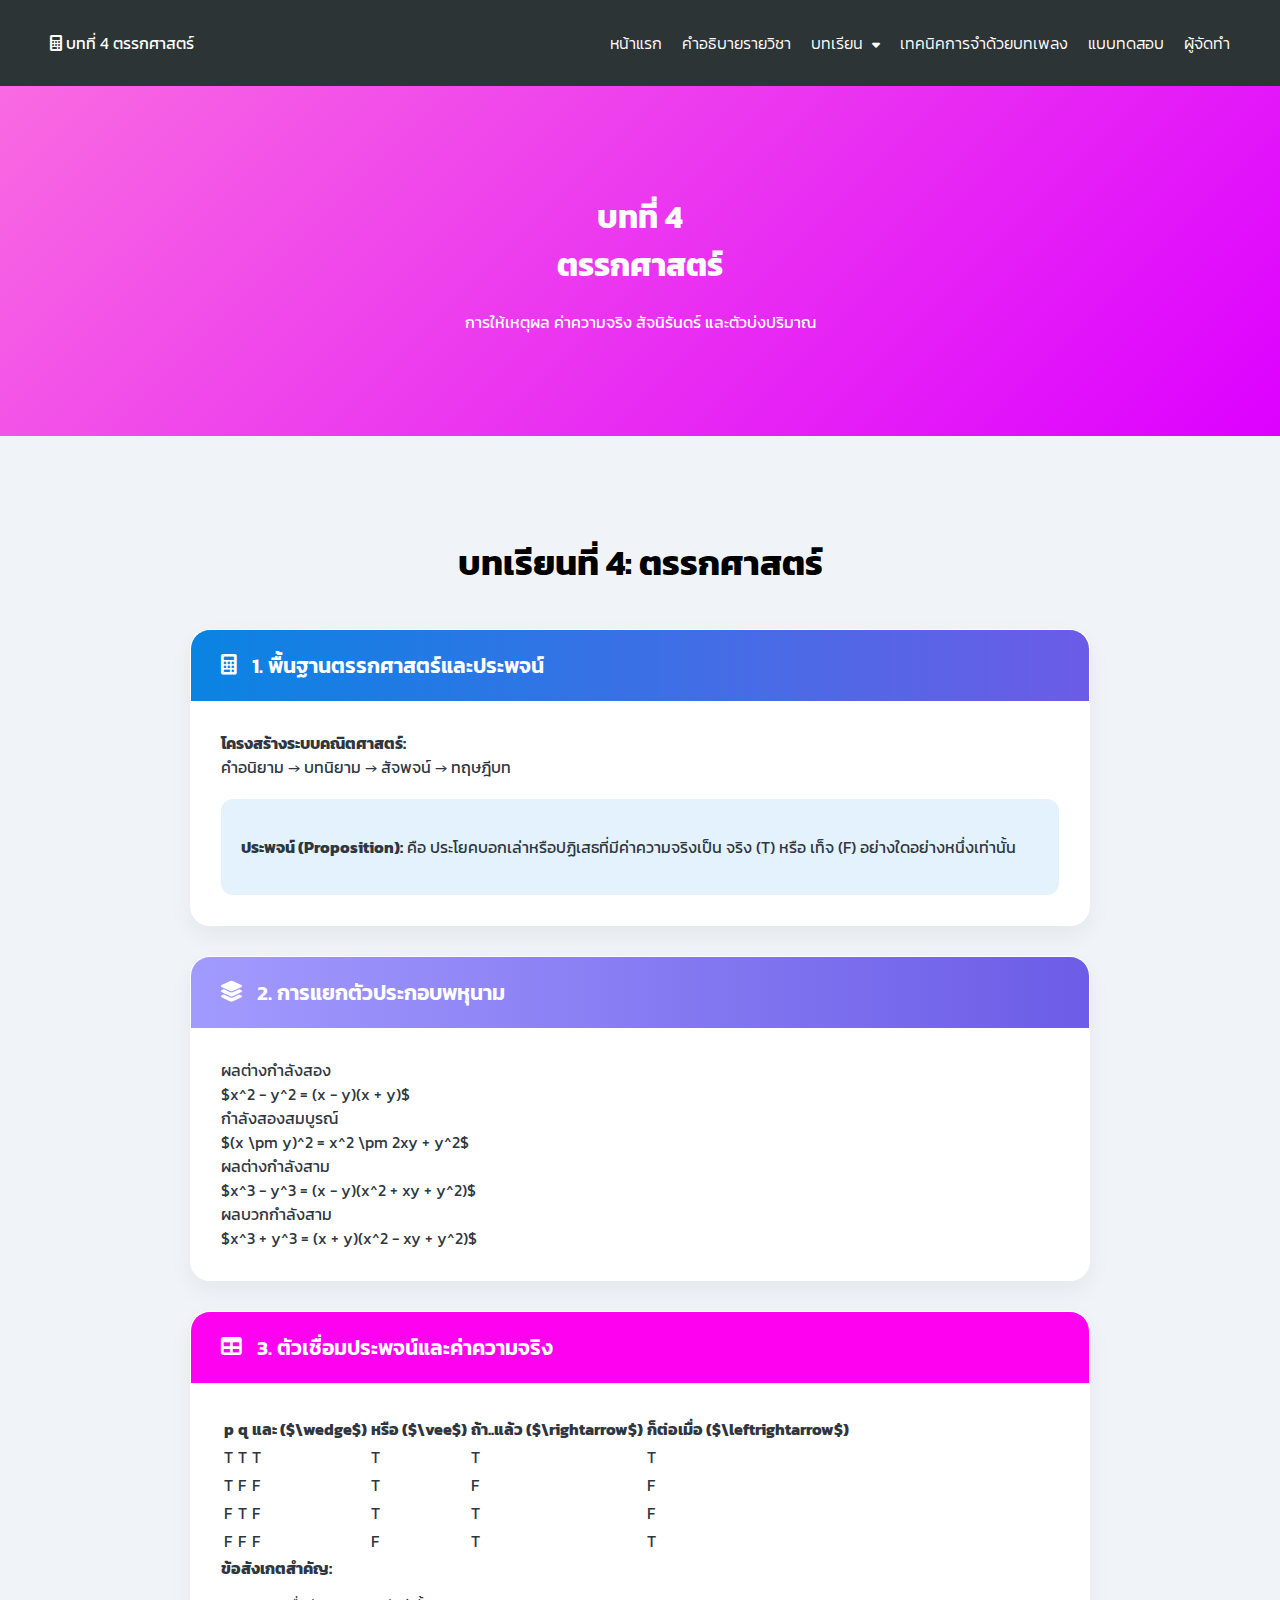
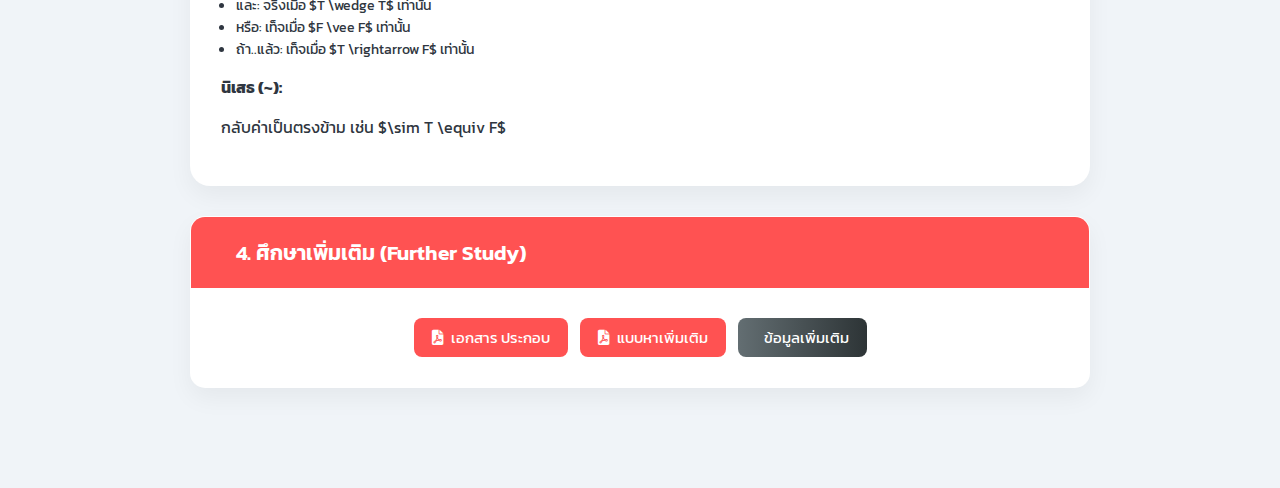
<file: Na6.html>
<!DOCTYPE html>
<html lang="th">
<head>
    <meta charset="UTF-8">
    <meta name="viewport" content="width=device-width, initial-scale=1.0">
    <title>Math Learning Hub</title>
    <link href="https://fonts.googleapis.com/css2?family=Kanit:wght@300;400;600&family=Sarabun:wght@400;700&display=swap" rel="stylesheet">
    <link rel="stylesheet" href="https://cdnjs.cloudflare.com/ajax/libs/font-awesome/6.0.0/css/all.min.css">
    <link rel="stylesheet" href="Na6.css">
</head>
<body>

    <nav class="navbar">
    <div class="logo"><i class="fas fa-calculator"></i> บทที่ 4 ตรรกศาสตร์ </div>
    <ul class="nav-links">
        <li><a href="index.html">หน้าแรก</a></li>
        <li><a href="Na3.html">คำอธิบายรายวิชา</a></li>
        
        <li class="dropdown">
            <a href="" class="dropbtn">บทเรียน <i class="fas fa-caret-down"></i></a>
            <div class="dropdown-content">
                <a href="Na2.html">บทที่ 1: ระบบจำนวนจริง</a>
                <a href="Na4.html">บทที่ 2: ระบบเลขฐาน</a>
                <a href="Na5.html">บทที่ 3: การคำนวณเลขฐาน</a>
                <a href="Na6.html">บทที่ 4: ตรรกศาสตร์</a>
                <a href="Na7.html">บทที่ 5: พีชคณิตบูลีน</a>
                <a href="Na8.html">บทที่ 6: เมทริกซ์</a>
            </div>
        </li>

        <li><a href="P1.html">เทคนิคการจำด้วยบทเพลง</a></li>
        <li><a href="P2.html">แบบทดสอบ</a></li>
        <li><a href="P3.html">ผู้จัดทำ</a></li>
    </ul>
</nav>



    <header id="home" class="hero">
        <div class="hero-content">
            <h1>บทที่ 4  <br>
            ตรรกศาสตร์</h1>
            <p>การให้เหตุผล ค่าความจริง สัจนิรันดร์ และตัวบ่งปริมาณ</p>
            
        </div>
    </header>




       <section id="lesson3" class="section">
    <div class="container">
        <h2 class="main-title">บทเรียนที่ 4: ตรรกศาสตร์</h2>

        <div class="content-wrapper">
            <div class="glass-card">
                <div class="card-header bg-dark-blue">
                    <i class="fas fa-calculator"></i> 1. พื้นฐานตรรกศาสตร์และประพจน์
                </div>
                <div class="card-body">
                    <div class="note-box" style="border-left-color: #3b82f6; margin-bottom: 20px;">
                        <strong>โครงสร้างระบบคณิตศาสตร์:</strong><br>
                        คำอนิยาม → บทนิยาม → สัจพจน์ → ทฤษฎีบท
                    </div>
                    <div style="background: #e3f2fd; padding: 20px; border-radius: 12px;">
                        <p><b>ประพจน์ (Proposition):</b> คือ ประโยคบอกเล่าหรือปฏิเสธที่มีค่าความจริงเป็น จริง (T) หรือ เท็จ (F) อย่างใดอย่างหนึ่งเท่านั้น</p>
                    </div>
                </div>
            </div>

            <div class="glass-card">
                <div class="card-header bg-purple">
                    <i class="fas fa-layer-group"></i> 2. การแยกตัวประกอบพหุนาม
                </div>
                <div class="card-body">
                    <div class="formula-grid">
                        <div class="formula-card">
                            <span class="formula-label">ผลต่างกำลังสอง</span>
                            <div class="formula-text">$x^2 - y^2 = (x - y)(x + y)$</div>
                        </div>
                        <div class="formula-card">
                            <span class="formula-label">กำลังสองสมบูรณ์</span>
                            <div class="formula-text">$(x \pm y)^2 = x^2 \pm 2xy + y^2$</div>
                        </div>
                        <div class="formula-card">
                            <span class="formula-label">ผลต่างกำลังสาม</span>
                            <div class="formula-text">$x^3 - y^3 = (x - y)(x^2 + xy + y^2)$</div>
                        </div>
                        <div class="formula-card">
                            <span class="formula-label">ผลบวกกำลังสาม</span>
                            <div class="formula-text">$x^3 + y^3 = (x + y)(x^2 - xy + y^2)$</div>
                        </div>
                    </div>
                </div>
            </div>

            <div class="glass-card">
                <div class="card-header bg-purple" style="background: rgb(253, 1, 240); color: #ffffff; border-bottom: 1px solid #eee;">
                    <i class="fas fa-table" style="color: #ffffff;"></i> 3. ตัวเชื่อมประพจน์และค่าความจริง
                </div>
                <div class="card-body">
                    <div class="table-container">
                        <table>
                            <thead>
                                <tr>
                                    <th>p</th>
                                    <th>q</th>
                                    <th class="col-and">และ ($\wedge$)</th>
                                    <th class="col-or">หรือ ($\vee$)</th>
                                    <th class="col-if">ถ้า..แล้ว ($\rightarrow$)</th>
                                    <th class="col-iff">ก็ต่อเมื่อ ($\leftrightarrow$)</th>
                                </tr>
                            </thead>
                            <tbody>
                                <tr>
                                    <td><span class="circle true">T</span></td>
                                    <td><span class="circle true">T</span></td>
                                    <td>T</td><td>T</td><td>T</td><td>T</td>
                                </tr>
                                <tr>
                                    <td><span class="circle true">T</span></td>
                                    <td><span class="circle false">F</span></td>
                                    <td>F</td><td>T</td><td class="highlight-false">F</td><td>F</td>
                                </tr>
                                <tr>
                                    <td><span class="circle false">F</span></td>
                                    <td><span class="circle true">T</span></td>
                                    <td>F</td><td>T</td><td>T</td><td>F</td>
                                </tr>
                                <tr>
                                    <td><span class="circle false">F</span></td>
                                    <td><span class="circle false">F</span></td>
                                    <td>F</td><td>F</td><td>T</td><td>T</td>
                                </tr>
                            </tbody>
                        </table>
                    </div>
                    <div class="footer-notes">
                        <div class="note-box">
                            <strong>ข้อสังเกตสำคัญ:</strong>
                            <ul style="font-size: 0.9rem; padding-left: 15px;">
                                <li>และ: จริงเมื่อ $T \wedge T$ เท่านั้น</li>
                                <li>หรือ: เท็จเมื่อ $F \vee F$ เท่านั้น</li>
                                <li>ถ้า..แล้ว: เท็จเมื่อ $T \rightarrow F$ เท่านั้น</li>
                            </ul>
                        </div>
                        <div class="note-box">
                            <strong>นิเสธ (~):</strong>
                            <p>กลับค่าเป็นตรงข้าม เช่น $\sim T \equiv F$</p>
                        </div>
                    </div>
                </div>
            </div>

          
        <div class="glass-card">
            <div class="card-header bg-red">
                <i class="fas fa-editt"></i> 4.  ศึกษาเพิ่มเติม (Further Study)
            </div>
            <div class="card-body">
            <div class="btn-group">
                <a href="https://drive.google.com/file/d/1k8x2cs-XuoiHuhu29uzry3qLsrqxl6lt/view" class="btn-action bg-red"><i class="fas fa-file-pdf"></i> เอกสาร ประกอบ</a>
                <a href="https://drive.google.com/file/d/1SIQNWnrqZi3Sv7p_ne-z7VGwGDLLNcyU/view" class="btn-action bg-red"><i class="fas fa-file-pdf"></i>แบบหาเพิ่มเติม</a>
                <a href="https://www.ondemand.in.th/%E0%B8%95%E0%B8%A3%E0%B8%A3%E0%B8%81%E0%B8%A8%E0%B8%B2%E0%B8%AA%E0%B8%95%E0%B8%A3%E0%B9%8C-mathemetical-logic/" class="btn-action bg-dark-red"><i class="fas fa-file-"></i>ข้อมูลเพิ่มเติม</a>
            </div>
        </div>
    </div>
</div>


</section>
    
</body>
</html>
</file>
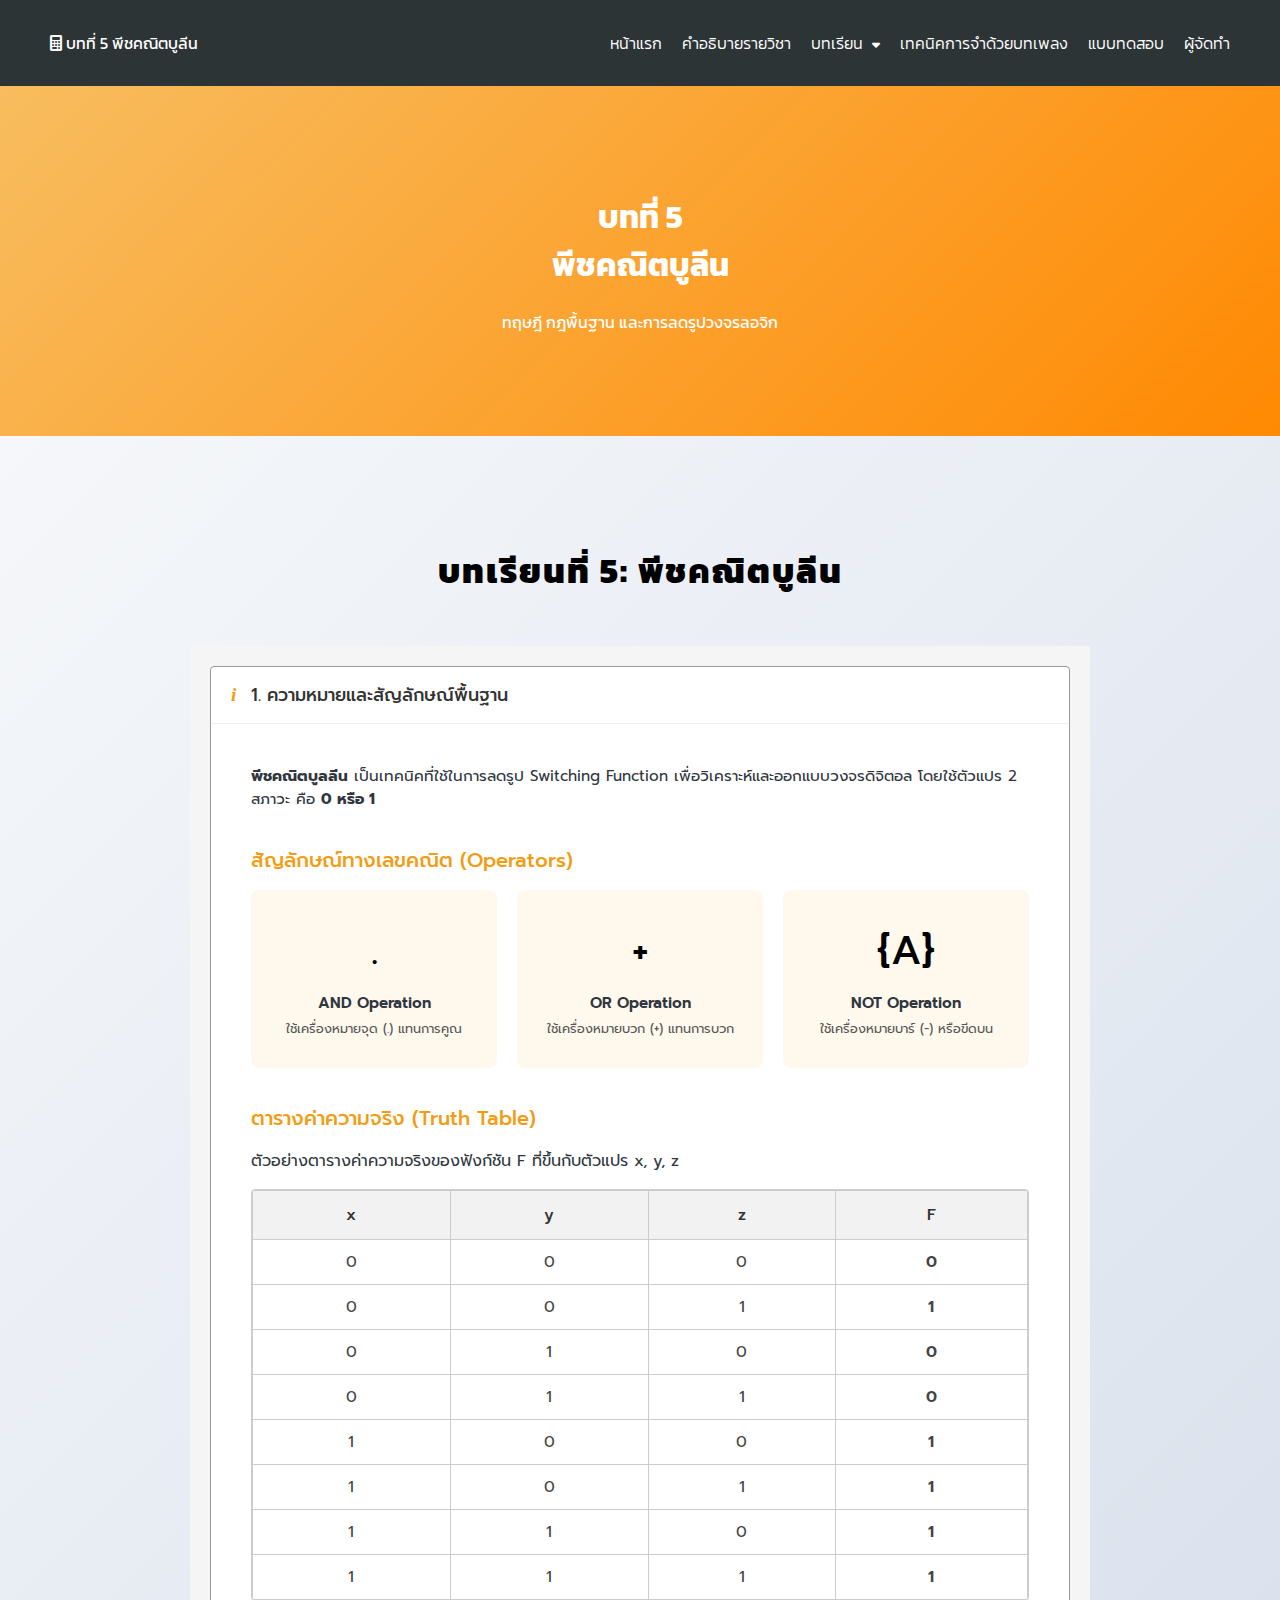
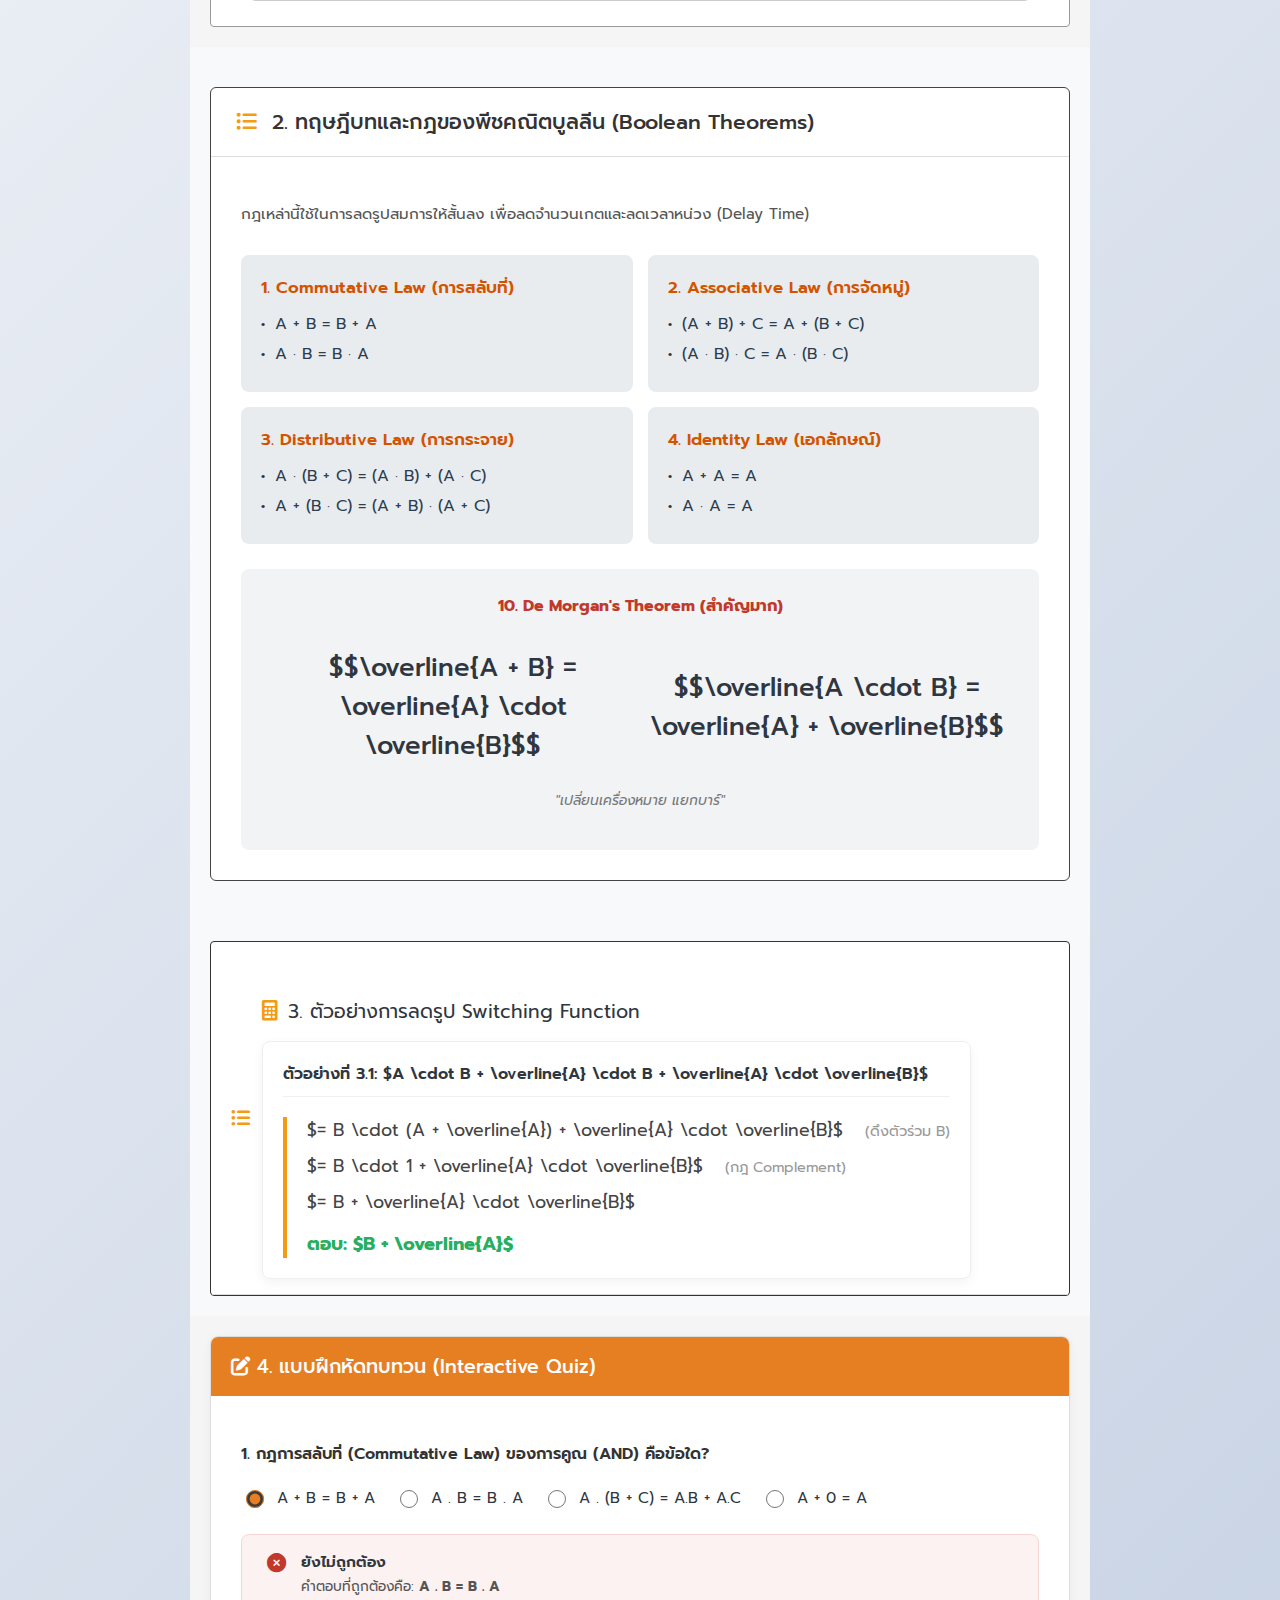
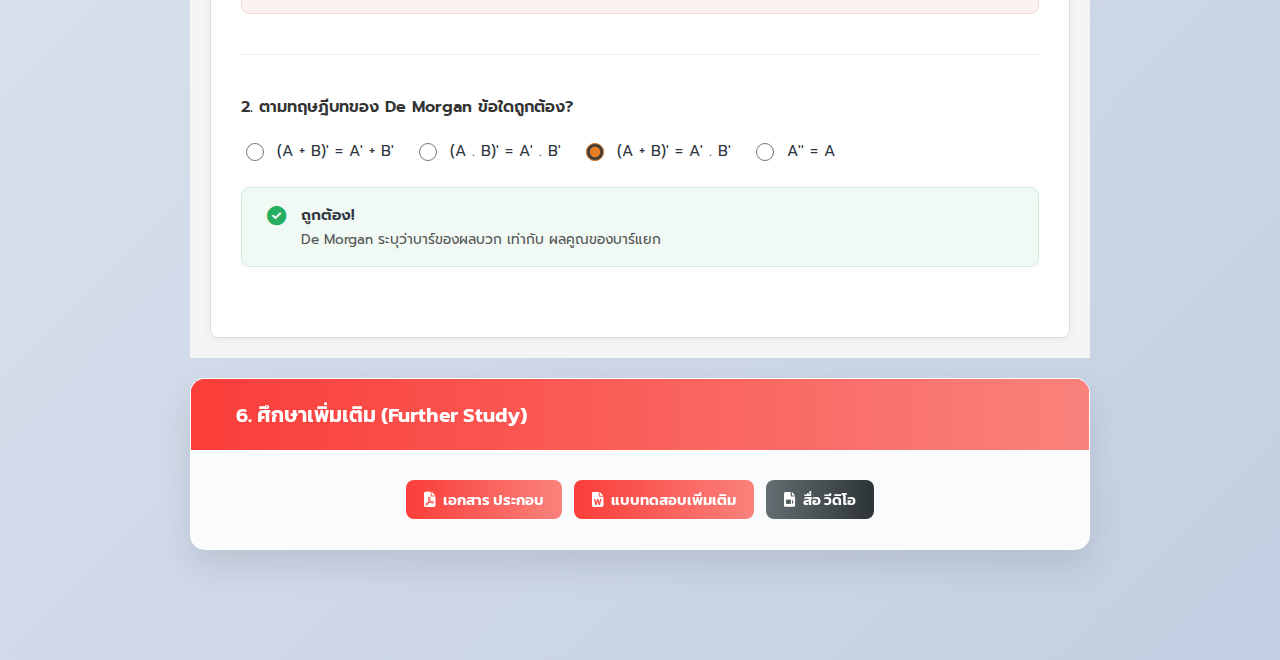
<file: Na7.html>
<!DOCTYPE html>
<html lang="th">
<head>
    <meta charset="UTF-8">
    <meta name="viewport" content="width=device-width, initial-scale=1.0">
    <title>Math Learning Hub</title>
    <link href="https://fonts.googleapis.com/css2?family=Prompt:wght@400;600;700&display=swap" rel="stylesheet">
    <link href="https://fonts.googleapis.com/css2?family=Kanit:wght@300;400;600&family=Sarabun:wght@400;700&display=swap" rel="stylesheet">
    <link rel="stylesheet" href="https://cdnjs.cloudflare.com/ajax/libs/font-awesome/6.0.0/css/all.min.css">
    <link rel="stylesheet" href="Na7.css">
</head>
<body>

    <nav class="navbar">
    <div class="logo"><i class="fas fa-calculator"></i> บทที่ 5 พีชคณิตบูลีน</div>
    <ul class="nav-links">
        <li><a href="index.html">หน้าแรก</a></li>
        <li><a href="Na3.html">คำอธิบายรายวิชา</a></li>
        
        <li class="dropdown">
            <a href="" class="dropbtn">บทเรียน <i class="fas fa-caret-down"></i></a>
            <div class="dropdown-content">
                <a href="Na2.html">บทที่ 1: ระบบจำนวนจริง</a>
                <a href="Na4.html">บทที่ 2: ระบบเลขฐาน</a>
                <a href="Na5.html">บทที่ 3: การคำนวณเลขฐาน</a>
                <a href="Na6.html">บทที่ 4: ตรรกศาสตร์</a>
                <a href="Na7.html">บทที่ 5: พีชคณิตบูลีน</a>
                <a href="Na8.html">บทที่ 6: เมทริกซ์</a>
            </div>
        </li>

        <li><a href="P1.html">เทคนิคการจำด้วยบทเพลง</a></li>
        <li><a href="P2.html">แบบทดสอบ</a></li>
        <li><a href="P3.html">ผู้จัดทำ</a></li>
    </ul>
</nav>



    <header id="home" class="hero">
        <div class="hero-content">
            <h1>บทที่ 5 <br>
            พีชคณิตบูลีน</h1>
            <p>ทฤษฎี กฎพื้นฐาน และการลดรูปวงจรลอจิก</p>
            
        </div>
    </header>

       <section id="lesson3" class="section">
    <div class="container">
        <h2 class="main-title">บทเรียนที่ 5: พีชคณิตบูลีน</h2>

        <div class="content-wrapper">
    <div class="main-card-border">
        <div class="header-section">
            <span class="info-tag">i</span>
            <span class="header-text">1. ความหมายและสัญลักษณ์พื้นฐาน</span>
        </div>

        <div class="body-section">
            <p class="intro-paragraph">
                <strong>พีชคณิตบูลลีน</strong> เป็นเทคนิคที่ใช้ในการลดรูป Switching 
                Function เพื่อวิเคราะห์และออกแบบวงจรดิจิตอล โดยใช้ตัวแปร 2 สภาวะ คือ <strong>0 หรือ 1</strong>
            </p>

            <h3 class="title-orange">สัญลักษณ์ทางเลขคณิต (Operators)</h3>
            
            <div class="operator-grid">
                <div class="op-card">
                    <div class="op-main-symbol">.</div>
                    <div class="op-label">AND Operation</div>
                    <div class="op-subtext">ใช้เครื่องหมายจุด (.) แทนการคูณ</div>
                </div>
                <div class="op-card">
                    <div class="op-main-symbol">+</div>
                    <div class="op-label">OR Operation</div>
                    <div class="op-subtext">ใช้เครื่องหมายบวก (+) แทนการบวก</div>
                </div>
                <div class="op-card">
                    <div class="op-main-symbol">{A}</div>
                    <div class="op-label">NOT Operation</div>
                    <div class="op-subtext">ใช้เครื่องหมายบาร์ (-) หรือขีดบน</div>
                </div>
            </div>

            <h3 class="title-orange">ตารางค่าความจริง (Truth Table)</h3>
            <p class="table-intro">ตัวอย่างตารางค่าความจริงของฟังก์ชัน F ที่ขึ้นกับตัวแปร x, y, z</p>
            
            <div class="table-container-final">
                <table class="truth-table-final">
                    <thead>
                        <tr>
                            <th>x</th>
                            <th>y</th>
                            <th>z</th>
                            <th class="orange-text-col">F</th>
                        </tr>
                    </thead>
                    <tbody>
                        <tr><td>0</td><td>0</td><td>0</td><td class="orange-text-col">0</td></tr>
                        <tr><td>0</td><td>0</td><td>1</td><td class="orange-text-col">1</td></tr>
                        <tr><td>0</td><td>1</td><td>0</td><td class="orange-text-col">0</td></tr>
                        <tr><td>0</td><td>1</td><td>1</td><td class="orange-text-col">0</td></tr>
                        <tr><td>1</td><td>0</td><td>0</td><td class="orange-text-col">1</td></tr>
                        <tr><td>1</td><td>0</td><td>1</td><td class="orange-text-col">1</td></tr>
                        <tr><td>1</td><td>1</td><td>0</td><td class="orange-text-col">1</td></tr>
                        <tr><td>1</td><td>1</td><td>1</td><td class="orange-text-col">1</td></tr>
                    </tbody>
                </table>
            </div>
        </div>
    </div>
</div>
            

            <div class="main-wrapper">
    <div class="content-border-box">
        <div class="main-header-bar">
            <i class="fas fa-list-ul orange-icon"></i>
            <span class="header-title">2. ทฤษฎีบทและกฎของพีชคณิตบูลลีน (Boolean Theorems)</span>
        </div>

        <div class="content-padding">
            <p class="description-text">กฎเหล่านี้ใช้ในการลดรูปสมการให้สั้นลง เพื่อลดจำนวนเกตและลดเวลาหน่วง (Delay Time)</p>

            <div class="law-grid">
                <div class="law-card">
                    <h4 class="law-name">1. Commutative Law (การสลับที่)</h4>
                    <ul class="formula-items">
                        <li>A + B = B + A</li>
                        <li>A · B = B · A</li>
                    </ul>
                </div>

                <div class="law-card">
                    <h4 class="law-name">2. Associative Law (การจัดหมู่)</h4>
                    <ul class="formula-items">
                        <li>(A + B) + C = A + (B + C)</li>
                        <li>(A · B) · C = A · (B · C)</li>
                    </ul>
                </div>

                <div class="law-card">
                    <h4 class="law-name">3. Distributive Law (การกระจาย)</h4>
                    <ul class="formula-items">
                        <li>A · (B + C) = (A · B) + (A · C)</li>
                        <li>A + (B · C) = (A + B) · (A + C)</li>
                    </ul>
                </div>

                <div class="law-card">
                    <h4 class="law-name">4. Identity Law (เอกลักษณ์)</h4>
                    <ul class="formula-items">
                        <li>A + A = A</li>
                        <li>A · A = A</li>
                    </ul>
                </div>
            </div>

            <div class="special-section-gray">
                <h4 class="special-title">10. De Morgan's Theorem (สำคัญมาก)</h4>
                <div class="formula-flex-row">
                    <div class="math-box">$$\overline{A + B} = \overline{A} \cdot \overline{B}$$</div>
                    <div class="math-box">$$\overline{A \cdot B} = \overline{A} + \overline{B}$$</div>
                </div>
                <p class="bottom-note">"เปลี่ยนเครื่องหมาย แยกบาร์"</p>
            </div>
        </div>
    </div>
</div>







<div class="main-content-container">
    <div class="styled-outer-card">
        <div class="card-header-bar">
            <i class="fas fa-list-ul header-icon-orange"></i>







            <div class="example-section">
                <div class="example-header">
                    <i class="fas fa-calculator orange-icon"></i>
                    <span>3. ตัวอย่างการลดรูป Switching Function</span>
                </div>
                <div class="example-card-active">
                    <div class="example-title">ตัวอย่างที่ 3.1: $A \cdot B + \overline{A} \cdot B + \overline{A} \cdot \overline{B}$</div>
                    <div class="solution-box">
                        <div class="step-line">$= B \cdot (A + \overline{A}) + \overline{A} \cdot \overline{B}$ <span class="comment">(ดึงตัวร่วม B)</span></div>
                        <div class="step-line">$= B \cdot 1 + \overline{A} \cdot \overline{B}$ <span class="comment">(กฎ Complement)</span></div>
                        <div class="step-line">$= B + \overline{A} \cdot \overline{B}$</div>
                        <div class="step-line-final">ตอบ: $B + \overline{A}$</div>
                    </div>
                </div>
            </div>
        </div>
    </div>
</div>
           


<div class="content-wrapper">
    <div class="quiz-container">
        <div class="quiz-header">
            <i class="fas fa-edit"></i> 4. แบบฝึกหัดทบทวน (Interactive Quiz)
        </div>

        <div class="quiz-body">
            <div class="question-block">
                <p class="question-text">1. กฎการสลับที่ (Commutative Law) ของการคูณ (AND) คือข้อใด?</p>
                <div class="options-grid">
                    <label class="option-item checked"><input type="radio" name="q1" checked> A + B = B + A</label>
                    <label class="option-item"><input type="radio" name="q1"> A . B = B . A</label>
                    <label class="option-item"><input type="radio" name="q1"> A . (B + C) = A.B + A.C</label>
                    <label class="option-item"><input type="radio" name="q1"> A + 0 = A</label>
                </div>
                <div class="alert-box alert-danger">
                    <i class="fas fa-times-circle icon-danger"></i>
                    <div>
                        <span class="alert-title">ยังไม่ถูกต้อง</span><br>
                        <span class="alert-detail">คำตอบที่ถูกต้องคือ: <b>A . B = B . A</b></span>
                    </div>
                </div>
            </div>

            <hr class="quiz-divider">

            <div class="question-block">
                <p class="question-text">2. ตามทฤษฎีบทของ De Morgan ข้อใดถูกต้อง?</p>
                <div class="options-grid">
                    <label class="option-item"><input type="radio" name="q2"> (A + B)' = A' + B'</label>
                    <label class="option-item"><input type="radio" name="q2"> (A . B)' = A' . B'</label>
                    <label class="option-item checked"><input type="radio" name="q2" checked> (A + B)' = A' . B'</label>
                    <label class="option-item"><input type="radio" name="q2"> A'' = A</label>
                </div>
                <div class="alert-box alert-success">
                    <i class="fas fa-check-circle icon-success"></i>
                    <div>
                        <span class="alert-title">ถูกต้อง!</span><br>
                        <span class="alert-detail">De Morgan ระบุว่าบาร์ของผลบวก เท่ากับ ผลคูณของบาร์แยก</span>
                    </div>
                </div>
            </div>
        </div>
    </div>
</div>
















        <div class="glass-card">
            <div class="card-header bg-red">
                <i class="fas fa-editt"></i> 6. ศึกษาเพิ่มเติม (Further Study)
            </div>
            <div class="card-body">
            <div class="btn-group">
                <a href="https://tps.comsci.info/algebra2.pdf" class="btn-action bg-red"><i class="fas fa-file-pdf"></i> เอกสาร ประกอบ</a>
                <a href="https://drive.google.com/file/d/1iwCOZNrvtfhxTUa1sR4sxUDEsZVD4nMr/view" class="btn-action bg-red"><i class="fas fa-file-word"></i>แบบทดสอบเพิ่มเติม</a>
                <a href="https://ice04digital.blogspot.com/2018/04/blog-post_33.html?m=1" class="btn-action bg-dark-red"><i class="fas fa-file-video"></i>สื่อ วีดิโอ</a>
            </div>
        </div>
    </div>
</div>


</section>
    
</body>
</html>
</file>
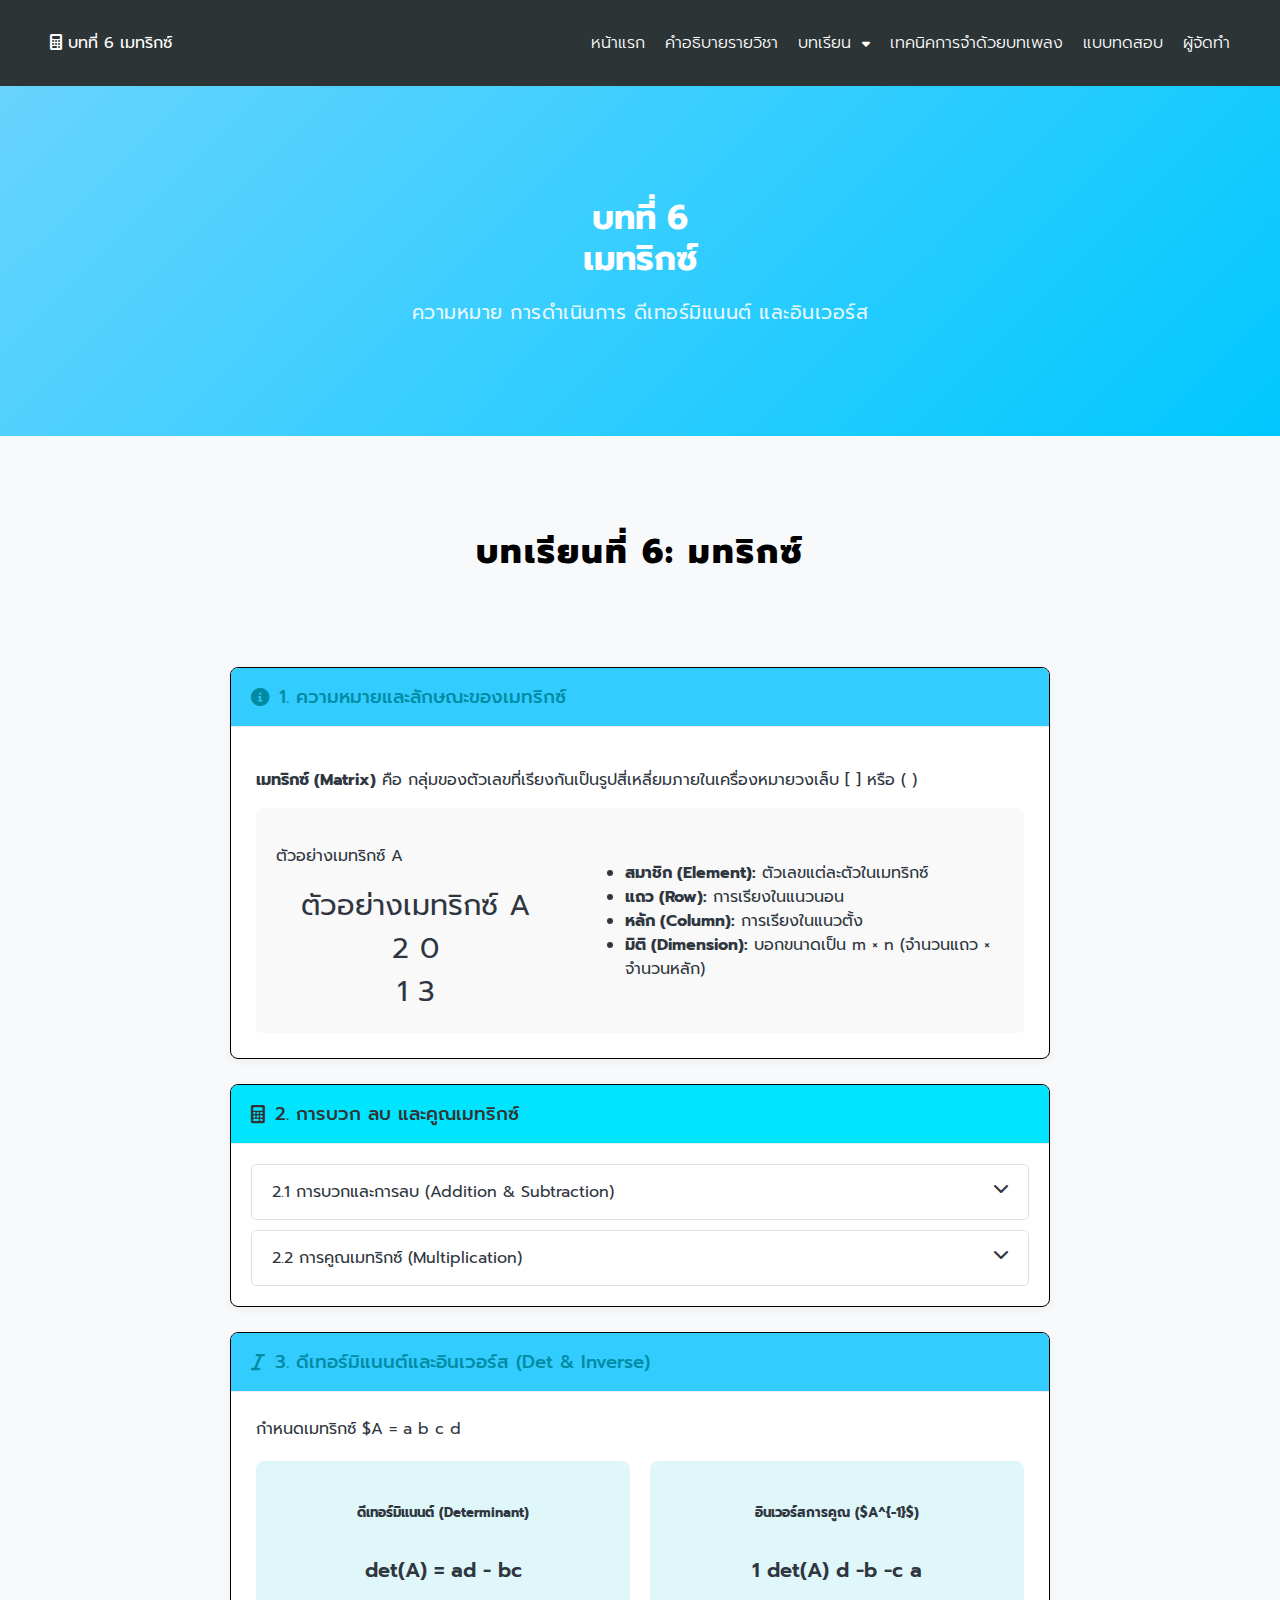
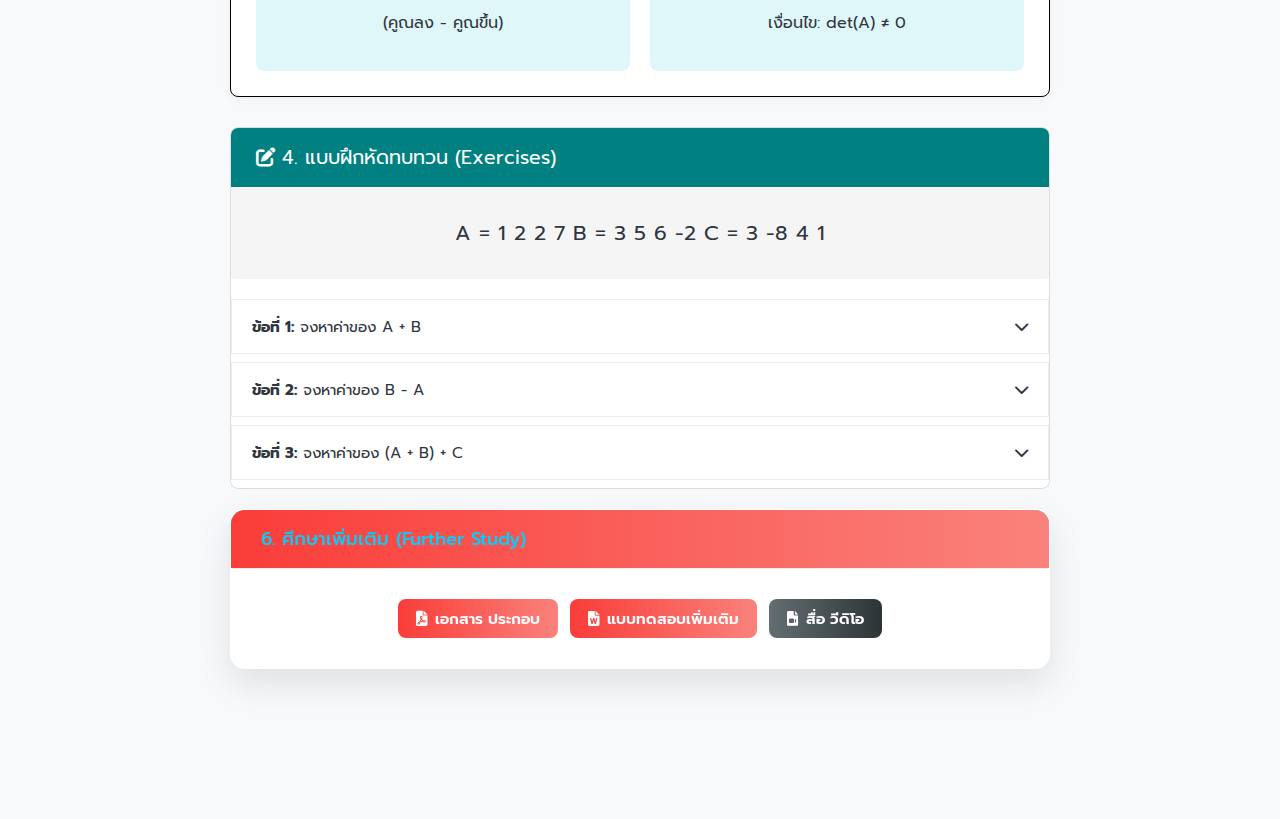
<file: Na8.html>
<!DOCTYPE html>
<html lang="th">
<head>
    <meta charset="UTF-8">
    <meta name="viewport" content="width=device-width, initial-scale=1.0">
    <title>Math Learning Hub</title>
    <link href="https://fonts.googleapis.com/css2?family=Prompt:wght@400;600;700&display=swap" rel="stylesheet">
    <link href="https://fonts.googleapis.com/css2?family=Kanit:wght@300;400;600&family=Sarabun:wght@400;700&display=swap" rel="stylesheet">
    <link rel="stylesheet" href="https://cdnjs.cloudflare.com/ajax/libs/font-awesome/6.0.0/css/all.min.css">
    <link rel="stylesheet" href="Na8.css">
</head>
<body>

    <nav class="navbar">
    <div class="logo"><i class="fas fa-calculator"></i> บทที่ 6 เมทริกซ์</div>
    <ul class="nav-links">
        <li><a href="index.html">หน้าแรก</a></li>
        <li><a href="Na3.html">คำอธิบายรายวิชา</a></li>
        
        <li class="dropdown">
            <a href="" class="dropbtn">บทเรียน <i class="fas fa-caret-down"></i></a>
            <div class="dropdown-content">
                <a href="Na2.html">บทที่ 1: ระบบจำนวนจริง</a>
                <a href="Na4.html">บทที่ 2: ระบบเลขฐาน</a>
                <a href="Na5.html">บทที่ 3: การคำนวณเลขฐาน</a>
                <a href="Na6.html">บทที่ 4: ตรรกศาสตร์</a>
                <a href="Na7.html">บทที่ 5: พีชคณิตบูลีน</a>
                <a href="Na8.html">บทที่ 6: เมทริกซ์</a>
            </div>
        </li>

        <li><a href="P1.html">เทคนิคการจำด้วยบทเพลง</a></li>
        <li><a href="P2.html">แบบทดสอบ</a></li>
        <li><a href="P3.html">ผู้จัดทำ</a></li>
    </ul>
</nav>



    <header id="home" class="hero">
        <div class="hero-content">
            <h1>บทที่ 6 <br>
            เมทริกซ์</h1>
            
            <p>ความหมาย การดำเนินการ ดีเทอร์มิแนนต์ และอินเวอร์ส</p>
            
        </div>
    </header>

       <section id="lesson-matrix" class="section">
     <div class="container">
        <h2 class="main-title">บทเรียนที่ 6: มทริกซ์</h2>

        
       <section id="lesson-matrix" class="section">
    <div class="container-fixed">
        
        <div class="card-standard info-theme">
            <div class="card-header">
                <i class="fas fa-info-circle"></i> 1. ความหมายและลักษณะของเมทริกซ์
            </div>
            <div class="card-content">
                <p class="description"><strong>เมทริกซ์ (Matrix)</strong> คือ กลุ่มของตัวเลขที่เรียงกันเป็นรูปสี่เหลี่ยมภายในเครื่องหมายวงเล็บ [ ] หรือ ( )</p>
                <div class="matrix-info-grid">
                    <div class="matrix-preview">
                        <p class="label">ตัวอย่างเมทริกซ์ A</p>
                        <div class="matrix-box">
                            ตัวอย่างเมทริกซ์ A <br>
                    2	0 <br>
                    1	3

                        </div>
                    </div>
                    <ul class="info-list">
                        <li><strong>สมาชิก (Element):</strong> ตัวเลขแต่ละตัวในเมทริกซ์</li>
                        <li><strong>แถว (Row):</strong> การเรียงในแนวนอน</li>
                        <li><strong>หลัก (Column):</strong> การเรียงในแนวตั้ง</li>
                        <li><strong>มิติ (Dimension):</strong> บอกขนาดเป็น m × n (จำนวนแถว × จำนวนหลัก)</li>
                    </ul>
                </div>
            </div>
        </div>

        <div class="card-standard action-theme">
            <div class="card-header">
                <i class="fas fa-calculator"></i> 2. การบวก ลบ และคูณเมทริกซ์
            </div>
            <div class="card-content-no-pad">
                <div class="accordion-bar">
                    <span>2.1 การบวกและการลบ (Addition & Subtraction)</span>
                    <i class="fas fa-chevron-down"></i>
                </div>
                <div class="accordion-bar">
                    <span>2.2 การคูณเมทริกซ์ (Multiplication)</span>
                    <i class="fas fa-chevron-down"></i>
                </div>
            </div>
        </div>

        <div class="card-standard det-theme">
            <div class="card-header">
                <i class="fas fa-italic"></i> 3. ดีเทอร์มิแนนต์และอินเวอร์ส (Det & Inverse)
            </div>
            <div class="card-content">
                <div class="setup-text">กำหนดเมทริกซ์ $A = a	b
                                                                c	d
</div>
                <div class="formula-grid">
                    <div class="formula-card">
                        <h5>ดีเทอร์มิแนนต์ (Determinant)</h5>
                        <div class="main-formula">det(A) = ad - bc</div>
                        <p class="hint">(คูณลง - คูณขึ้น)</p>
                    </div>
                    <div class="formula-card">
                        <h5>อินเวอร์สการคูณ ($A^{-1}$)</h5>
                        <div class="main-formula">1
det(A)
d	-b
-c	a
</div>
                        <p class="condition">เงื่อนไข: det(A) ≠ 0</p>
                    </div>
                </div>
            </div>
        </div>

    </div>


<div class="quiz-outer-box-teal">
    <div class="quiz-teal-header">
        <i class="fas fa-edit"></i> 4. แบบฝึกหัดทบทวน (Exercises)
    </div>
    <div class="quiz-padding">
        <div class="exercise-setup">
            A = 
1	2
2	7
B = 
3	5
6	-2
C = 
3	-8
4	1

        </div>

        <div class="question-list">
            <div class="q-item">
                <span><strong>ข้อที่ 1:</strong> จงหาค่าของ A + B</span>
                <i class="fas fa-chevron-down"></i>
            </div>
            <div class="q-item">
                <span><strong>ข้อที่ 2:</strong> จงหาค่าของ B - A</span>
                <i class="fas fa-chevron-down"></i>
            </div>
            <div class="q-item">
                <span><strong>ข้อที่ 3:</strong> จงหาค่าของ (A + B) + C</span>
                <i class="fas fa-chevron-down"></i>
            </div>
        </div>
    </div>
</div>









        <div class="glass-card">
            <div class="card-header bg-red">
                <i class="fas fa-editt"></i> 6. ศึกษาเพิ่มเติม (Further Study)
            </div>
            <div class="card-body">
            <div class="btn-group">
                <a href="https://drive.google.com/file/d/1v7LrbT3EnJgUbZW6AGRiNkdR1GSc7gnQ/view" class="btn-action bg-red"><i class="fas fa-file-pdf"></i> เอกสาร ประกอบ</a>
                <a href="https://drive.google.com/file/d/1BwibyjQL5kVlO0OAFuRwI_6SFnkaKHPE/view" class="btn-action bg-red"><i class="fas fa-file-word"></i>แบบทดสอบเพิ่มเติม</a>
                <a href="https://www.youtube.com/watch?v=73qjO8dZqF8&authuser=0" class="btn-action bg-dark-red"><i class="fas fa-file-video"></i>สื่อ วีดิโอ</a>
            </div>
        </div>
    </div>
</div>


</section>
    
</body>
</html>
</file>
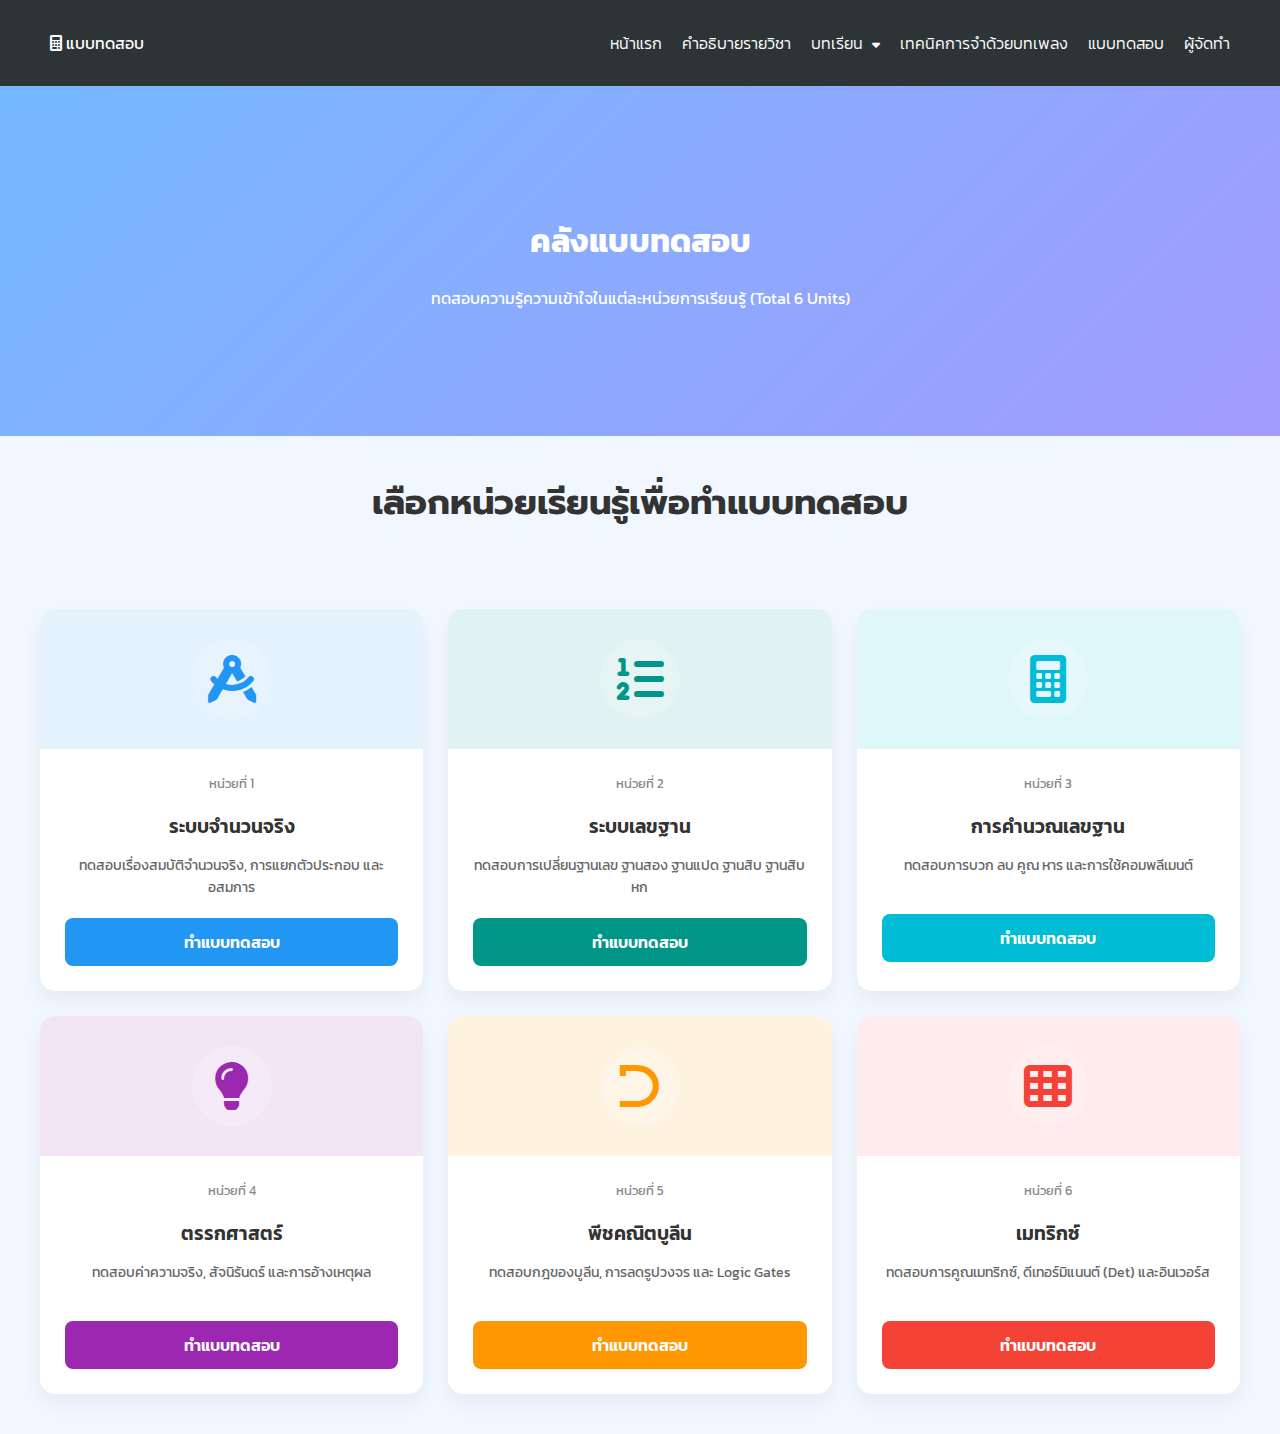
<file: P2.html>
<!DOCTYPE html>
<html lang="th">
<head>
    <meta charset="UTF-8">
    <meta name="viewport" content="width=device-width, initial-scale=1.0">
    <title>Math Learning Hub</title>
    <link href="https://fonts.googleapis.com/css2?family=Prompt:wght@400;600;700&display=swap" rel="stylesheet">
    <link href="https://fonts.googleapis.com/css2?family=Kanit:wght@300;400;600&family=Sarabun:wght@400;700&display=swap" rel="stylesheet">
    <link rel="stylesheet" href="https://cdnjs.cloudflare.com/ajax/libs/font-awesome/6.0.0/css/all.min.css">
    <link rel="stylesheet" href="P2.css">
</head>
<body>

    <nav class="navbar">
    <div class="logo"><i class="fas fa-calculator"></i> แบบทดสอบ</div>
    <ul class="nav-links">
        <li><a href="index.html">หน้าแรก</a></li>
        <li><a href="Na3.html">คำอธิบายรายวิชา</a></li>
        
        <li class="dropdown">
            <a href="" class="dropbtn">บทเรียน <i class="fas fa-caret-down"></i></a>
            <div class="dropdown-content">
                <a href="Na2.html">บทที่ 1: ระบบจำนวนจริง</a>
                <a href="Na4.html">บทที่ 2: ระบบเลขฐาน</a>
                <a href="Na5.html">บทที่ 3: การคำนวณเลขฐาน</a>
                <a href="Na6.html">บทที่ 4: ตรรกศาสตร์</a>
                <a href="Na7.html">บทที่ 5: พีชคณิตบูลีน</a>
                <a href="Na8.html">บทที่ 6: เมทริกซ์</a>
            </div>
        </li>

        <li><a href="P1.html">เทคนิคการจำด้วยบทเพลง</a></li>
        <li><a href="P2.html">แบบทดสอบ</a></li>
        <li><a href="P3.html">ผู้จัดทำ</a></li>
    </ul>
</nav>



    <header id="home" class="hero">
        <div class="hero-content">
            <h1>คลังแบบทดสอบ
        </h1>
            <p>ทดสอบความรู้ความเข้าใจในแต่ละหน่วยการเรียนรู้ (Total 6 Units)</p>
            
        </div>
    </header>

    
 
  
<section class="learning-grid-section">
    <div class="container">
        <h1 class="page-title">เลือกหน่วยเรียนรู้เพื่อทำแบบทดสอบ</h1>
        
        <div class="quiz-grid">
            <div class="quiz-card card-blue">
                <div class="card-icon"><i class="fas fa-drafting-compass"></i></div>
                <div class="card-body">
                    <span class="unit-label">หน่วยที่ 1</span>
                    <h3>ระบบจำนวนจริง</h3>
                    <p>ทดสอบเรื่องสมบัติจำนวนจริง, การแยกตัวประกอบ และอสมการ</p>
                    <a href="https://wayground.com/join/pre-game/running/U2FsdGVkX1%252BDTJH4NEPl%252BT5gMi
                    3PybQjG49cfphbMv1T2P%252B23xh%252FGQ%252FDsnX9fN8STP8NPcEG7UgPW%252BIIz882oQuDo3xcK7vhvkIUGD42SjQnjqlmdGJ7fm%252BM5G8FlnVBAW%252BZZ6tognpG0XCV9O1Q4Z3aJzWi0Px5lAwBSUGvYvk%253D/start" class="quiz-btn">ทำแบบทดสอบ</a>
                </div>
            </div>

            <div class="quiz-card card-teal">
                <div class="card-icon"><i class="fas fa-list-ol"></i></div>
                <div class="card-body">
                    <span class="unit-label">หน่วยที่ 2</span>
                    <h3>ระบบเลขฐาน</h3>
                    <p>ทดสอบการเปลี่ยนฐานเลข ฐานสอง ฐานแปด ฐานสิบ ฐานสิบหก</p>
                    <a href="https://wayground.com/join/pre-game/running/U2FsdGVkX19ff9mFGYgZf7j3ifBvLXX74SL9TPqx1I0GgfFZNGkQpAdLgMd2jCNwZg%252B9PeTgt4Cgjrb0Md6evdeluLVfx8UYHnTW5GgipoCMmvbc6i%25
                    2Bf0NpL7lKt8GTQEgSH9VJcEHhNXYSv6EW5mjEF93uKpdy9onsKqq8kj8Y%253D/start" class="quiz-btn">ทำแบบทดสอบ</a>
                </div>
            </div>

            <div class="quiz-card card-cyan">
                <div class="card-icon"><i class="fas fa-calculator"></i></div>
                <div class="card-body">
                    <span class="unit-label">หน่วยที่ 3</span>
                    <h3>การคำนวณเลขฐาน</h3>
                    <p>ทดสอบการบวก ลบ คูณ หาร และการใช้คอมพลีเมนต์</p>
                    <a href="https://wordwall.net/th/resource/74015310/%E0%B8%A3%E0%B8%B0%E0%B8%9A%E0%B8%9A%E0%B9%80%E0%B8%A5%E0%B8%82%E0%B8%90%E0%B8%B2%E0%B8%99" class="quiz-btn">ทำแบบทดสอบ</a>
                </div>
            </div>

            <div class="quiz-card card-purple">
                <div class="card-icon"><i class="fas fa-lightbulb"></i></div>
                <div class="card-body">
                    <span class="unit-label">หน่วยที่ 4</span>
                    <h3>ตรรกศาสตร์</h3>
                    <p>ทดสอบค่าความจริง, สัจนิรันดร์ และการอ้างเหตุผล</p>
                    <a href="https://wayground.com/join/pre-game/running/U2FsdGVkX1%252BO%252BaLSWtWGcoxlr4%252FiRaZ6gxnxGqB%252BD8QrWKykjvIaITDtNV0MDs3dhRjqpKZfFVTAWyZCatKp%252FEmyIc4VeD9NGMCrw%252BM64
                    mQ0CpJnmKMtDrUPmormj9p6GUVVijUnXnR5LeyubHaXNtpavuf4064nzIRe4y0g0%252Fc%253D/start" class="quiz-btn">ทำแบบทดสอบ</a>
                </div>
            </div>

            <div class="quiz-card card-orange">
                <div class="card-icon"><i class="fab fa-dyalog"></i></div>
                <div class="card-body">
                    <span class="unit-label">หน่วยที่ 5</span>
                    <h3>พีชคณิตบูลีน</h3>
                    <p>ทดสอบกฎของบูลีน, การลดรูปวงจร และ Logic Gates</p>
                    <a href="https://kahoot.it/solo?quizId=1f87c1df-c11e-484e-ac7c-e846c267a6fe" class="quiz-btn">ทำแบบทดสอบ</a>
                </div>
            </div>

            <div class="quiz-card card-red">
                <div class="card-icon"><i class="fas fa-th"></i></div>
                <div class="card-body">
                    <span class="unit-label">หน่วยที่ 6</span>
                    <h3>เมทริกซ์</h3>
                    <p>ทดสอบการคูณเมทริกซ์, ดีเทอร์มิแนนต์ (Det) และอินเวอร์ส</p>
                    <a href="https://wayground.com/join/pre-game/running/U2FsdGVkX19oRfxYECBy3BTzsvjw4eSQcNza4m1A7m2AB0Qs5DmZXupXgorP5nhCgUGQKyMd%252FpNqXXzy%252BHQP01Rht%252FqYnluDd8qJhx%252FLNjZjps7eR%252FK0dPBR1Sj
                    YZ9AeDNhrNR%252F4K8qoj5ggUMQO87uu7b3Vumq4nsO0XA%252FPu1w%253D/start" class="quiz-btn">ทำแบบทดสอบ</a>
                </div>
            </div>
        </div>
    </div>
</section>






</body>
</html>
</file>
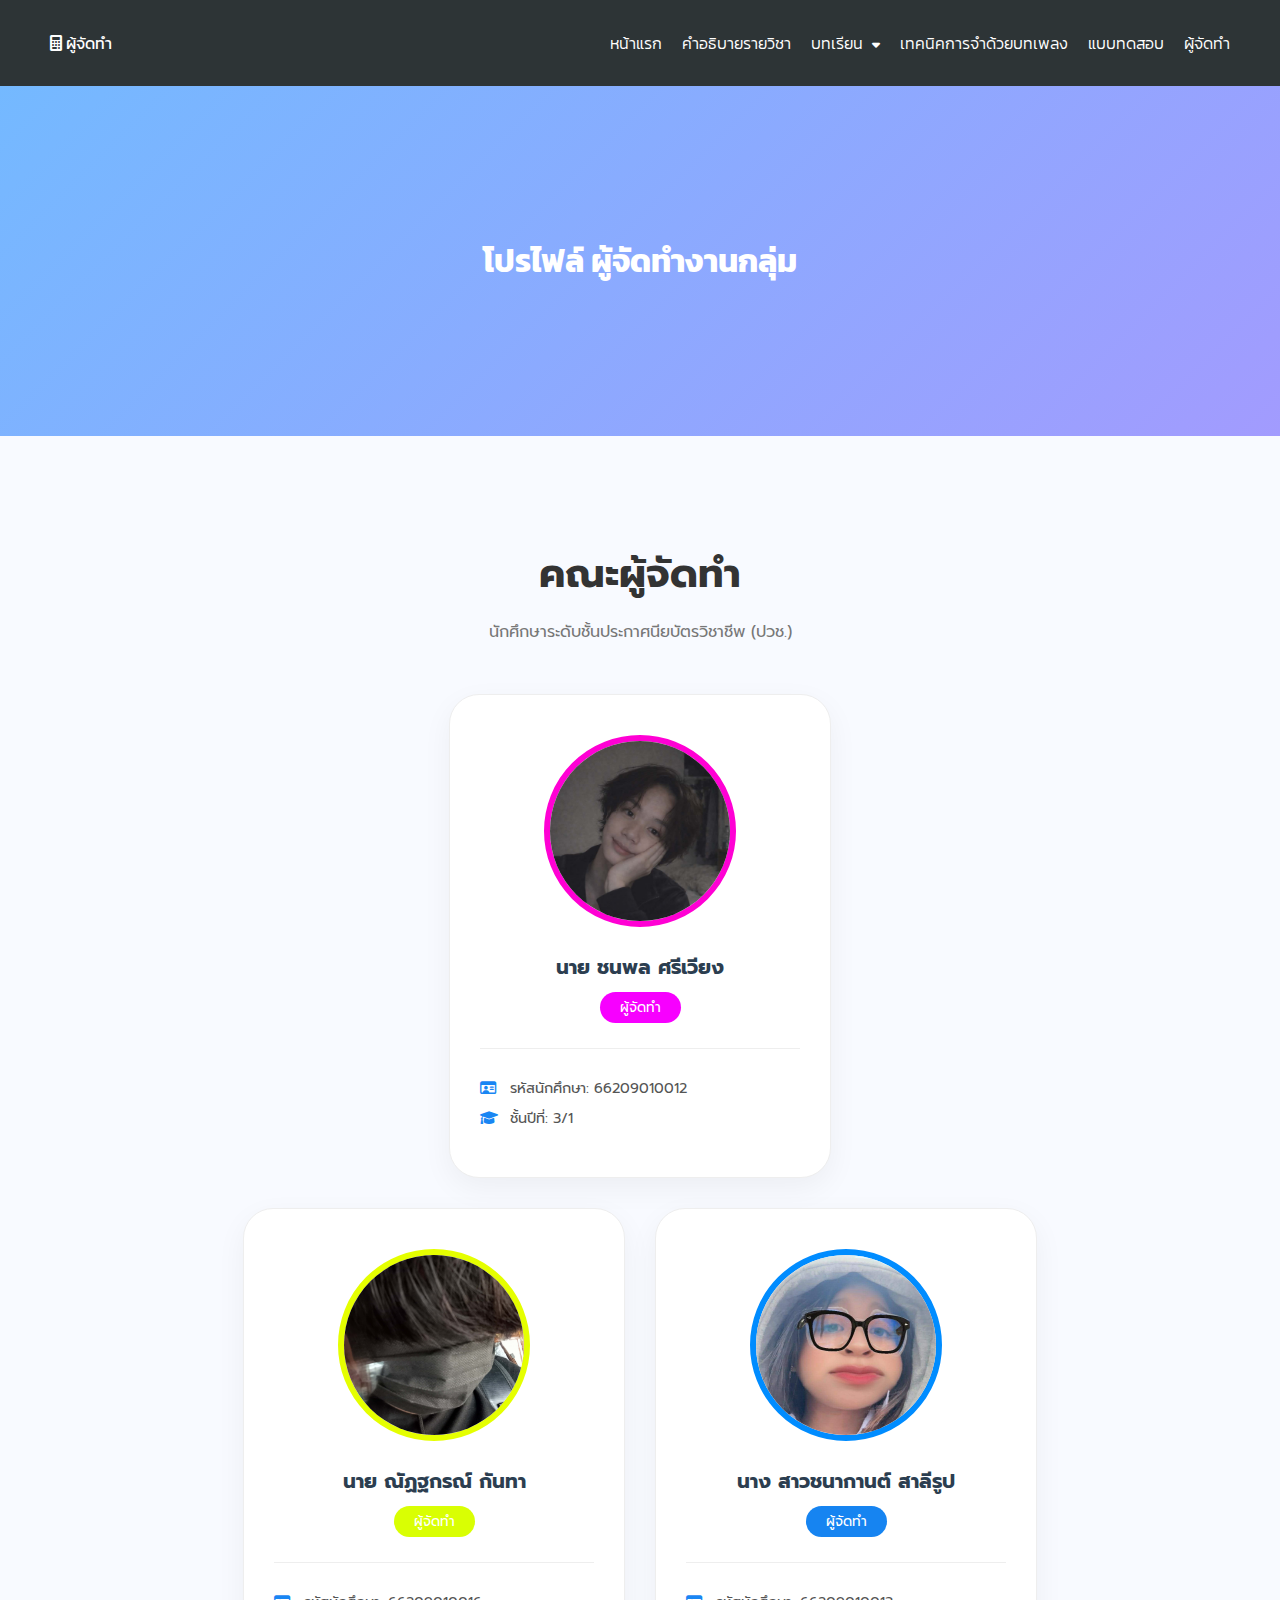
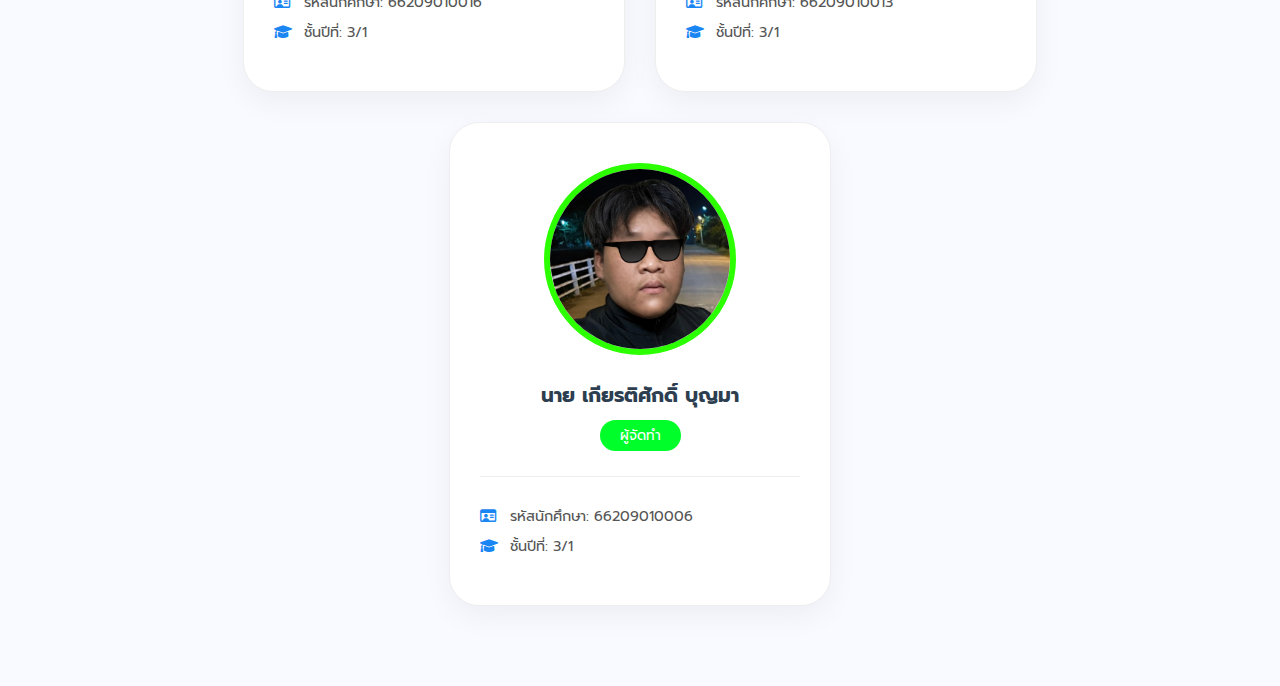
<file: P3.html>
<!DOCTYPE html>
<html lang="th">
<head>
    <meta charset="UTF-8">
    <meta name="viewport" content="width=device-width, initial-scale=1.0">
    <title>Math Learning Hub</title>
    <link href="https://fonts.googleapis.com/css2?family=Prompt:wght@400;600;700&display=swap" rel="stylesheet">
    <link href="https://fonts.googleapis.com/css2?family=Kanit:wght@300;400;600&family=Sarabun:wght@400;700&display=swap" rel="stylesheet">
    <link rel="stylesheet" href="https://cdnjs.cloudflare.com/ajax/libs/font-awesome/6.0.0/css/all.min.css">
    <link rel="stylesheet" href="P3.css">
</head>
<body>

    <nav class="navbar">
    <div class="logo"><i class="fas fa-calculator"></i> ผู้จัดทำ</div>
    <ul class="nav-links">
        <li><a href="index.html">หน้าแรก</a></li>
        <li><a href="Na3.html">คำอธิบายรายวิชา</a></li>
        
        <li class="dropdown">
            <a href="" class="dropbtn">บทเรียน <i class="fas fa-caret-down"></i></a>
            <div class="dropdown-content">
                <a href="Na2.html">บทที่ 1: ระบบจำนวนจริง</a>
                <a href="Na4.html">บทที่ 2: ระบบเลขฐาน</a>
                <a href="Na5.html">บทที่ 3: การคำนวณเลขฐาน</a>
                <a href="Na6.html">บทที่ 4: ตรรกศาสตร์</a>
                <a href="Na7.html">บทที่ 5: พีชคณิตบูลีน</a>
                <a href="Na8.html">บทที่ 6: เมทริกซ์</a>
            </div>
        </li>

        <li><a href="P1.html">เทคนิคการจำด้วยบทเพลง</a></li>
        <li><a href="P2.html">แบบทดสอบ</a></li>
        <li><a href="P3.html">ผู้จัดทำ</a></li>
    </ul>
</nav>



    <header id="home" class="hero">
        <div class="hero-content">
            <h1>โปรไฟล์ ผู้จัดทำงานกลุ่ม</h1>
        </div>
    </header>

    
 
  
<section id="team" class="team-section">
    <div class="container">
        <h1 class="section-title">คณะผู้จัดทำ</h1>
        <p class="section-subtitle">นักศึกษาระดับชั้นประกาศนียบัตรวิชาชีพ (ปวช.)</p>
        
        <div class="team-grid">
            <div class="profile-card hover-up">
                <div class="image-container1">
                    <img src="USA/p1.jpg" alt="นายปณชัย">
                </div>
                <h3 class="member-name">นาย ชนพล ศรีเวียง</h3>
                <span class="role-badge1">ผู้จัดทำ</span>
                <div class="member-info">
                    <p><i class="far fa-id-card"></i> รหัสนักศึกษา: 66209010012</p>
                    <p><i class="fas fa-graduation-cap"></i> ชั้นปีที่: 3/1</p>
                </div>
            </div>


            <div class="team-grid">
            <div class="profile-card hover-up">
                <div class="image-container2">
                    <img src="USA/p2.jpg" alt="นายปณชัย">
                </div>
                <h3 class="member-name">นาย ณัฏฐกรณ์ กันทา</h3>
                <span class="role-badge2">ผู้จัดทำ</span>
                <div class="member-info">
                    <p><i class="far fa-id-card"></i> รหัสนักศึกษา: 66209010016</p>
                    <p><i class="fas fa-graduation-cap"></i> ชั้นปีที่: 3/1</p>
                </div>
            </div>




            <div class="profile-card hover-up">
                <div class="image-container">
                    <img src="USA/p3.jpg" alt="นายราชพฤกษ์">
                </div>
                <h3 class="member-name">นาง สาวชนากานต์ สาลีรูป</h3>
                <span class="role-badge">ผู้จัดทำ</span>
                <div class="member-info">
                    <p><i class="far fa-id-card"></i> รหัสนักศึกษา: 66209010013</p>
                    <p><i class="fas fa-graduation-cap"></i> ชั้นปีที่: 3/1</p>
                </div>
            </div>


            <div class="profile-card hover-up">
                <div class="image-container3">
                    <img src="USA/o1.png" alt="นายราชพฤกษ์">
                </div>
                <h3 class="member-name">นาย เกียรติศักดิ์ บุญมา</h3>
                <span class="role-badge3">ผู้จัดทำ</span>
                <div class="member-info">
                    <p><i class="far fa-id-card"></i> รหัสนักศึกษา: 66209010006</p>
                    <p><i class="fas fa-graduation-cap"></i> ชั้นปีที่: 3/1</p>
                </div>
            </div>
        </div>
    </div>
    
</section>






</body>
</html>
</file>
<file: Na1.css>
.info-card {
    transition: all 0.4s cubic-bezier(0.175, 0.885, 0.32, 1.275); 
    cursor: pointer;
}

.info-card:hover {
    transform: translateY(-15px);
    box-shadow: 0 20px 40px rgba(0, 0, 0, 0.15); 
    background-color: #ffffff;
}


.info-card:hover h3 i {
    transform: scale(1.2) rotate(10deg);
    transition: transform 0.3s ease;
}


.lesson-list li {
    transition: all 0.2s ease;
    border-radius: 8px;
    padding: 10px;
}

.lesson-list li:hover {
    background-color: #fdf2f2;
    padding-left: 20px; 
    color: #e74c3c;
}




.btn-start {
    transition: all 0.3s ease;
}

.btn-start:hover {
    transform: scale(1.1); 
    box-shadow: 0 10px 20px rgba(0, 0, 0, 0.2);
    background-color: #ffeb3b; 
    color: #333;
}

.nav-links a {
    transition: color 0.3s ease;
    position: relative;
}

.nav-links a::after {
    content: '';
    position: absolute;
    width: 0;
    height: 2px;
    bottom: -5px;
    left: 0;
    background-color: #74b9ff;
    transition: width 0.3s ease;
}

.nav-links a:hover::after {
    width: 100%;
}

.nav-links {
    display: flex;
    align-items: center;
    list-style: none;
}

.nav-links li {
    position: relative; 
}


.dropdown-content {
    display: block;
    position: absolute;
    top: 100%; 
    left: 0;
    background-color: #ffffff;
    min-width: 220px;
    box-shadow: 0px 8px 20px rgba(0,0,0,0.15);
    border-radius: 10px;
    padding: 10px 0;
    z-index: 1000;
    opacity: 0;
    visibility: hidden;
    transform: translateY(15px);
    transition: all 0.3s ease;
    border-top: 4px solid #4b7bec; 
}


.dropdown:hover .dropdown-content {
    opacity: 1;
    visibility: visible;
    transform: translateY(0);
}


.dropdown-content a {
    color: #333 !important;
    padding: 12px 20px !important;
    text-decoration: none;
    display: block;
    text-align: left;
    font-size: 0.95rem;
    transition: background 0.2s;
}


.dropdown-content a:hover {
    background-color: #f1f7ff;
    color: #4b7bec !important;
    padding-left: 25px !important; 
}


.fa-caret-down {
    margin-left: 5px;
    font-size: 0.8rem;
}


:root {
    --primary-bg: #e3f2fd;
    --card-shadow: 0 10px 30px rgba(100, 150, 255, 0.1);
    --orange: #ff793f;
    --green: #26de81;
    --purple: #a55eea;
    --blue: #4b7bec;
}

body {
    font-family: 'Kanit', sans-serif;
    background-color: #f0f7ff;
    margin: 0;
    color: #2f3640;
}

/* Navbar */
.navbar {
    background: #2d3436;
    padding: 15px 50px;
    display: flex;
    justify-content: space-between;
    align-items: center;
    color: white;
}

.nav-links {
    list-style: none;
    display: flex;
    gap: 20px;
}

.nav-links a {
    color: white;
    text-decoration: none;
    font-weight: 300;
}

/* Hero */
.hero {
    background: linear-gradient(135deg, #74b9ff 0%, #a29bfe 100%);
    height: 350px;
    display: flex;
    justify-content: center;
    align-items: center;
    text-align: center;
    color: white;
}

.btn-start {
    display: inline-block;
    padding: 12px 30px;
    background: white;
    color: #4b7bec;
    border-radius: 50px;
    text-decoration: none;
    font-weight: 600;
    margin-top: 20px;
    box-shadow: 0 5px 15px rgba(0,0,0,0.1);
}


.section { padding: 50px 20px; }
.container { max-width: 1200px; margin: auto; }
.section-title { text-align: center; margin-bottom: 40px; font-size: 2.2rem; }


.info-grid {
    display: grid;
    grid-template-columns: repeat(auto-fit, minmax(350px, 1fr));
    gap: 25px;
}

.info-card {
    background: white;
    padding: 30px;
    border-radius: 20px;
    box-shadow: var-(--card-shadow);
    border-top: 8px solid;
    min-height: 400px;
}

.border-orange { border-top-color: var(--orange); }
.border-green { border-top-color: var(--green); }
.border-purple { border-top-color: var(--purple); }

.info-card h3 {
    margin-top: 0;
    font-size: 1.5rem;
    display: flex;
    align-items: center;
    gap: 12px;
}

/* Elements inside Cards */
.lesson-list { list-style: none; padding: 0; }
.lesson-list li {
    padding: 12px 0;
    border-bottom: 1px dashed #eee;
    color: #444;
}

.pin-red { color: #eb4d4b; margin-right: 10px; }

.badge {
    padding: 4px 12px;
    border-radius: 8px;
    font-weight: 600;
    font-size: 0.9rem;
}

.blue { background: #dff9fb; color: #130f40; }
.green { background: #e3fced; color: #20bf6b; }
.light-blue { background: #e0f7fa; color: #0097a7; }

.crit-row {
    display: flex;
    justify-content: space-between;
    margin-bottom: 20px;
    align-items: center;
}


.grade-table {
    width: 100%;
    border-collapse: separate;
    border-spacing: 0 8px;
}

.grade-table th { background: #f8f9fa; padding: 10px; }
.grade-table td {
    padding: 12px;
    text-align: center;
    background: #fff;
}

.high-grade td { background: #fff5f5; color: #c0392b; font-weight: bold; }
.mid-grade td { background: #fffdf2; }
</file>
<file: Na2.css>
.info-card {
    transition: all 0.4s cubic-bezier(0.175, 0.885, 0.32, 1.275); 
    cursor: pointer;
}

.info-card:hover {
    transform: translateY(-15px);
    box-shadow: 0 20px 40px rgba(0, 0, 0, 0.15); 
    background-color: #ffffff;
}


.info-card:hover h3 i {
    transform: scale(1.2) rotate(10deg);
    transition: transform 0.3s ease;
}


.lesson-list li {
    transition: all 0.2s ease;
    border-radius: 8px;
    padding: 10px;
}

.lesson-list li:hover {
    background-color: #fdf2f2;
    padding-left: 20px; 
    color: #e74c3c;
}




.btn-start {
    transition: all 0.3s ease;
}

.btn-start:hover {
    transform: scale(1.1); 
    box-shadow: 0 10px 20px rgba(0, 0, 0, 0.2);
    background-color: #ffeb3b; 
    color: #333;
}

.nav-links a {
    transition: color 0.3s ease;
    position: relative;
}

.nav-links a::after {
    content: '';
    position: absolute;
    width: 0;
    height: 2px;
    bottom: -5px;
    left: 0;
    background-color: #74b9ff;
    transition: width 0.3s ease;
}

.nav-links a:hover::after {
    width: 100%;
}

.nav-links {
    display: flex;
    align-items: center;
    list-style: none;
}

.nav-links li {
    position: relative; 
}


.dropdown-content {
    display: block;
    position: absolute;
    top: 100%; 
    left: 0;
    background-color: #ffffff;
    min-width: 220px;
    box-shadow: 0px 8px 20px rgba(0,0,0,0.15);
    border-radius: 10px;
    padding: 10px 0;
    z-index: 1000;
    opacity: 0;
    visibility: hidden;
    transform: translateY(15px);
    transition: all 0.3s ease;
    border-top: 4px solid #4b7bec; 
}


.dropdown:hover .dropdown-content {
    opacity: 1;
    visibility: visible;
    transform: translateY(0);
}


.dropdown-content a {
    color: #333 !important;
    padding: 12px 20px !important;
    text-decoration: none;
    display: block;
    text-align: left;
    font-size: 0.95rem;
    transition: background 0.2s;
}


.dropdown-content a:hover {
    background-color: #f1f7ff;
    color: #4b7bec !important;
    padding-left: 25px !important; 
}


.fa-caret-down {
    margin-left: 5px;
    font-size: 0.8rem;
}


:root {
    --primary-bg: #e3f2fd;
    --card-shadow: 0 10px 30px rgba(100, 150, 255, 0.1);
    --orange: #ff793f;
    --green: #26de81;
    --purple: #a55eea;
    --blue: #4b7bec;
}

body {
    font-family: 'Kanit', sans-serif;
    background-color: #f0f7ff;
    margin: 0;
    color: #2f3640;
}

/* Navbar */
.navbar {
    background: #2d3436;
    padding: 15px 50px;
    display: flex;
    justify-content: space-between;
    align-items: center;
    color: white;
}

.nav-links {
    list-style: none;
    display: flex;
    gap: 20px;
}

.nav-links a {
    color: white;
    text-decoration: none;
    font-weight: 300;
}

/* Hero */
.hero {
    background: linear-gradient(135deg, #ff7474 0%, #ff0000 100%);
    height: 350px;
    display: flex;
    justify-content: center;
    align-items: center;
    text-align: center;
    color: white;
}

.btn-start {
    display: inline-block;
    padding: 12px 30px;
    background: white;
    color: #4b7bec;
    border-radius: 50px;
    text-decoration: none;
    font-weight: 600;
    margin-top: 20px;
    box-shadow: 0 5px 15px rgba(0,0,0,0.1);
}


.section { padding: 50px 20px; }
.container { max-width: 1200px; margin: auto; }
.section-title { text-align: center; margin-bottom: 40px; font-size: 2.2rem; }


.info-grid {
    display: grid;
    grid-template-columns: repeat(auto-fit, minmax(350px, 1fr));
    gap: 25px;
}

.info-card {
    background: white;
    padding: 30px;
    border-radius: 20px;
    box-shadow: var-(--card-shadow);
    border-top: 8px solid;
    min-height: 400px;
}

.border-orange { border-top-color: var(--orange); }
.border-green { border-top-color: var(--green); }
.border-purple { border-top-color: var(--purple); }

.info-card h3 {
    margin-top: 0;
    font-size: 1.5rem;
    display: flex;
    align-items: center;
    gap: 12px;
}

/* Elements inside Cards */
.lesson-list { list-style: none; padding: 0; }
.lesson-list li {
    padding: 12px 0;
    border-bottom: 1px dashed #eee;
    color: #444;
}

.pin-red { color: #eb4d4b; margin-right: 10px; }

.badge {
    padding: 4px 12px;
    border-radius: 8px;
    font-weight: 600;
    font-size: 0.9rem;
}

.blue { background: #dff9fb; color: #130f40; }
.green { background: #e3fced; color: #20bf6b; }
.light-blue { background: #e0f7fa; color: #0097a7; }

.crit-row {
    display: flex;
    justify-content: space-between;
    margin-bottom: 20px;
    align-items: center;
}


.grade-table {
    width: 100%;
    border-collapse: separate;
    border-spacing: 0 8px;
}

.grade-table th { background: #f8f9fa; padding: 10px; }
.grade-table td {
    padding: 12px;
    text-align: center;
    background: #fff;
}

.high-grade td { background: #fff5f5; color: #c0392b; font-weight: bold; }
.mid-grade td { background: #fffdf2; }












body {
    background-color: #f0f4f8;
    display: flex;
    flex-direction: column;

}

.container {
    max-width: 900px; 
    width: 100%;
    margin: 50px auto;
}

.main-title {
    text-align: center;
    color: #334e68;
    font-size: 2.2rem;
    margin-bottom: 40px;
}


.glass-card {
    background: white;
    border-radius: 20px;
    box-shadow: 0 10px 25px rgba(0,0,0,0.05);
    margin-bottom: 30px;
    overflow: hidden;
    border: 1px solid rgba(255,255,255,0.3);
}

.card-header {
    padding: 20px 25px;
    color: white;
    font-size: 1.2rem;
    font-weight: 600;
}

.bg-blue { background: linear-gradient(135deg, #4facfe 0%, #00f2fe 100%); }
.bg-green { background: linear-gradient(135deg, #43e97b 0%, #38f9d7 100%); }

.card-body { padding: 30px; }


.split-container {
    display: flex;
    gap: 20px;
    margin-top: 20px;
}

.box {
    flex: 1;
    padding: 20px;
    border-radius: 15px;
}

.rational { background-color: #e3f2fd; border: 1px solid #bbdefb; }
.irrational { background-color: #f5f5f5; border: 1px solid #e0e0e0; }

.box h4 { margin-top: 0; color: #1976d2; }
.irrational h4 { color: #616161; }

.box ul { list-style: none; padding: 0; }
.box li { margin: 10px 0; font-size: 0.95rem; }

.fa-check { color: #2ecc71; margin-right: 8px; }
.fa-times { color: #e74c3c; margin-right: 8px; }


.modern-table {
    width: 100%;
    border-collapse: collapse;
}

.modern-table th {
    text-align: left;
    padding: 15px;
    background: #f8fafc;
    color: #64748b;
    border-bottom: 2px solid #edf2f7;
}

.modern-table td {
    padding: 15px;
    border-bottom: 1px solid #f1f5f9;
    color: #334e68;
}

.modern-table tr:hover { background-color: #fdfdfd; }









.content-wrapper {
    max-width: 900px; 
    margin: 0 auto;
    width: 100%;
}


.glass-card {
    width: 100%;
    background: white;
    border-radius: 15px;
    box-shadow: 0 8px 20px rgba(0,0,0,0.06);
    margin-bottom: 30px;
    overflow: hidden;
    border: 1px solid #edf2f7;
    transition: transform 0.3s ease;
}

.glass-card:hover {
    transform: translateY(-5px);
}


.bg-purple { background: linear-gradient(90deg, #a18cd1, #fbc2eb); }
.bg-orange { background: linear-gradient(90deg, #ff9a9e, #fecfef); }
.bg-red { background: linear-gradient(90deg, #fa3d39, #fa827c); }
.bg-teal { background: linear-gradient(90deg, #43e97b, #38f9d7); }
.bg-dark-blue { background: linear-gradient(90deg, #667eea, #764ba2); }
.bg-grey { background: #718096; }
.bg-dark { background: #2d3748; }
.bg-dark-red { background: #b91c1c; }


.btn-group {
    display: flex;
    flex-wrap: wrap;
    gap: 15px;
    justify-content: center;
}
.btn-action {
    padding: 12px 20px;
    border-radius: 10px;
    text-decoration: none;
    color: white;
    font-weight: 600;
    font-size: 0.9rem;
    display: flex;
    align-items: center;
    gap: 8px;
    transition: 0.2s;
}
.btn-action:hover { opacity: 0.9; transform: scale(1.05); }


.formula-grid {
    display: grid;
    grid-template-columns: 1fr 1fr;
    gap: 10px;
}
.formula-item {
    background: #f1f5f9;
    padding: 15px;
    border-radius: 8px;
    text-align: center;
    font-size: 0.9rem;
    font-family: monospace;
}
</file>
<file: Na3.css>
.info-card {
    transition: all 0.4s cubic-bezier(0.175, 0.885, 0.32, 1.275); 
    cursor: pointer;
}

.info-card:hover {
    transform: translateY(-15px);
    box-shadow: 0 20px 40px rgba(0, 0, 0, 0.15); 
    background-color: #ffffff;
}


.info-card:hover h3 i {
    transform: scale(1.2) rotate(10deg);
    transition: transform 0.3s ease;
}


.lesson-list li {
    transition: all 0.2s ease;
    border-radius: 8px;
    padding: 10px;
}

.lesson-list li:hover {
    background-color: #fdf2f2;
    padding-left: 20px; 
    color: #e74c3c;
}




.btn-start {
    transition: all 0.3s ease;
}

.btn-start:hover {
    transform: scale(1.1); 
    box-shadow: 0 10px 20px rgba(0, 0, 0, 0.2);
    background-color: #ffeb3b; 
    color: #333;
}

.nav-links a {
    transition: color 0.3s ease;
    position: relative;
}

.nav-links a::after {
    content: '';
    position: absolute;
    width: 0;
    height: 2px;
    bottom: -5px;
    left: 0;
    background-color: #74b9ff;
    transition: width 0.3s ease;
}

.nav-links a:hover::after {
    width: 100%;
}

.nav-links {
    display: flex;
    align-items: center;
    list-style: none;
}

.nav-links li {
    position: relative; 
}


.dropdown-content {
    display: block;
    position: absolute;
    top: 100%; 
    left: 0;
    background-color: #ffffff;
    min-width: 220px;
    box-shadow: 0px 8px 20px rgba(0,0,0,0.15);
    border-radius: 10px;
    padding: 10px 0;
    z-index: 1000;
    opacity: 0;
    visibility: hidden;
    transform: translateY(15px);
    transition: all 0.3s ease;
    border-top: 4px solid #4b7bec; 
}


.dropdown:hover .dropdown-content {
    opacity: 1;
    visibility: visible;
    transform: translateY(0);
}


.dropdown-content a {
    color: #333 !important;
    padding: 12px 20px !important;
    text-decoration: none;
    display: block;
    text-align: left;
    font-size: 0.95rem;
    transition: background 0.2s;
}


.dropdown-content a:hover {
    background-color: #f1f7ff;
    color: #4b7bec !important;
    padding-left: 25px !important; 
}


.fa-caret-down {
    margin-left: 5px;
    font-size: 0.8rem;
}


:root {
    --primary-bg: #e3f2fd;
    --card-shadow: 0 10px 30px rgba(100, 150, 255, 0.1);
    --orange: #ff793f;
    --green: #26de81;
    --purple: #a55eea;
    --blue: #4b7bec;
}

body {
    font-family: 'Kanit', sans-serif;
    background-color: #f0f7ff;
    margin: 0;
    color: #2f3640;
}

/* Navbar */
.navbar {
    background: #2d3436;
    padding: 15px 50px;
    display: flex;
    justify-content: space-between;
    align-items: center;
    color: white;
}

.nav-links {
    list-style: none;
    display: flex;
    gap: 20px;
}

.nav-links a {
    color: white;
    text-decoration: none;
    font-weight: 300;
}

/* Hero */
.hero {
    background: linear-gradient(135deg, #74b9ff 0%, #a29bfe 100%);
    height: 350px;
    display: flex;
    justify-content: center;
    align-items: center;
    text-align: center;
    color: white;
}

.btn-start {
    display: inline-block;
    padding: 12px 30px;
    background: white;
    color: #4b7bec;
    border-radius: 50px;
    text-decoration: none;
    font-weight: 600;
    margin-top: 20px;
    box-shadow: 0 5px 15px rgba(0,0,0,0.1);
}


.section { padding: 50px 20px; }
.container { max-width: 1200px; margin: auto; }
.section-title { text-align: center; margin-bottom: 40px; font-size: 2.2rem; }


.info-grid {
    display: grid;
    grid-template-columns: repeat(auto-fit, minmax(350px, 1fr));
    gap: 25px;
}

.info-card {
    background: white;
    padding: 30px;
    border-radius: 20px;
    box-shadow: var-(--card-shadow);
    border-top: 8px solid;
    min-height: 400px;
}

.border-orange { border-top-color: var(--orange); }
.border-green { border-top-color: var(--green); }
.border-purple { border-top-color: var(--purple); }

.info-card h3 {
    margin-top: 0;
    font-size: 1.5rem;
    display: flex;
    align-items: center;
    gap: 12px;
}

/* Elements inside Cards */
.lesson-list { list-style: none; padding: 0; }
.lesson-list li {
    padding: 12px 0;
    border-bottom: 1px dashed #eee;
    color: #444;
}

.pin-red { color: #eb4d4b; margin-right: 10px; }

.badge {
    padding: 4px 12px;
    border-radius: 8px;
    font-weight: 600;
    font-size: 0.9rem;
}

.blue { background: #dff9fb; color: #130f40; }
.green { background: #e3fced; color: #20bf6b; }
.light-blue { background: #e0f7fa; color: #0097a7; }

.crit-row {
    display: flex;
    justify-content: space-between;
    margin-bottom: 20px;
    align-items: center;
}


.grade-table {
    width: 100%;
    border-collapse: separate;
    border-spacing: 0 8px;
}

.grade-table th { background: #f8f9fa; padding: 10px; }
.grade-table td {
    padding: 12px;
    text-align: center;
    background: #fff;
}

.high-grade td { background: #fff5f5; color: #c0392b; font-weight: bold; }
.mid-grade td { background: #fffdf2; }
</file>
<file: Na4.css>
.info-card {
    transition: all 0.4s cubic-bezier(0.175, 0.885, 0.32, 1.275); 
    cursor: pointer;
}

.info-card:hover {
    transform: translateY(-15px);
    box-shadow: 0 20px 40px rgba(0, 0, 0, 0.15); 
    background-color: #ffffff;
}


.info-card:hover h3 i {
    transform: scale(1.2) rotate(10deg);
    transition: transform 0.3s ease;
}


.lesson-list li {
    transition: all 0.2s ease;
    border-radius: 8px;
    padding: 10px;
}

.lesson-list li:hover {
    background-color: #fdf2f2;
    padding-left: 20px; 
    color: #e74c3c;
}




.btn-start {
    transition: all 0.3s ease;
}

.btn-start:hover {
    transform: scale(1.1); 
    box-shadow: 0 10px 20px rgba(0, 0, 0, 0.2);
    background-color: #ffeb3b; 
    color: #333;
}

.nav-links a {
    transition: color 0.3s ease;
    position: relative;
}

.nav-links a::after {
    content: '';
    position: absolute;
    width: 0;
    height: 2px;
    bottom: -5px;
    left: 0;
    background-color: #74b9ff;
    transition: width 0.3s ease;
}

.nav-links a:hover::after {
    width: 100%;
}

.nav-links {
    display: flex;
    align-items: center;
    list-style: none;
}

.nav-links li {
    position: relative; 
}


.dropdown-content {
    display: block;
    position: absolute;
    top: 100%; 
    left: 0;
    background-color: #ffffff;
    min-width: 220px;
    box-shadow: 0px 8px 20px rgba(0,0,0,0.15);
    border-radius: 10px;
    padding: 10px 0;
    z-index: 1000;
    opacity: 0;
    visibility: hidden;
    transform: translateY(15px);
    transition: all 0.3s ease;
    border-top: 4px solid #4b7bec; 
}


.dropdown:hover .dropdown-content {
    opacity: 1;
    visibility: visible;
    transform: translateY(0);
}


.dropdown-content a {
    color: #333 !important;
    padding: 12px 20px !important;
    text-decoration: none;
    display: block;
    text-align: left;
    font-size: 0.95rem;
    transition: background 0.2s;
}


.dropdown-content a:hover {
    background-color: #f1f7ff;
    color: #4b7bec !important;
    padding-left: 25px !important; 
}


.fa-caret-down {
    margin-left: 5px;
    font-size: 0.8rem;
}


:root {
    --primary-bg: #e3f2fd;
    --card-shadow: 0 10px 30px rgba(100, 150, 255, 0.1);
    --orange: #ff793f;
    --green: #26de81;
    --purple: #a55eea;
    --blue: #4b7bec;
}

body {
    font-family: 'Kanit', sans-serif;
    background-color: #f0f7ff;
    margin: 0;
    color: #2f3640;
}

/* Navbar */
.navbar {
    background: #2d3436;
    padding: 15px 50px;
    display: flex;
    justify-content: space-between;
    align-items: center;
    color: white;
}

.nav-links {
    list-style: none;
    display: flex;
    gap: 20px;
}

.nav-links a {
    color: white;
    text-decoration: none;
    font-weight: 300;
}

/* Hero */
.hero {
    background: linear-gradient(135deg, #ebff6c 0%, #ffe600 100%);
    height: 350px;
    display: flex;
    justify-content: center;
    align-items: center;
    text-align: center;
    color: white;
}

.btn-start {
    display: inline-block;
    padding: 12px 30px;
    background: white;
    color: #4b7bec;
    border-radius: 50px;
    text-decoration: none;
    font-weight: 600;
    margin-top: 20px;
    box-shadow: 0 5px 15px rgba(0,0,0,0.1);
}


.section { padding: 50px 20px; }
.container { max-width: 1200px; margin: auto; }
.section-title { text-align: center; margin-bottom: 40px; font-size: 2.2rem; }


.info-grid {
    display: grid;
    grid-template-columns: repeat(auto-fit, minmax(350px, 1fr));
    gap: 25px;
}

.info-card {
    background: white;
    padding: 30px;
    border-radius: 20px;
    box-shadow: var-(--card-shadow);
    border-top: 8px solid;
    min-height: 400px;
}

.border-orange { border-top-color: var(--orange); }
.border-green { border-top-color: var(--green); }
.border-purple { border-top-color: var(--purple); }

.info-card h3 {
    margin-top: 0;
    font-size: 1.5rem;
    display: flex;
    align-items: center;
    gap: 12px;
}

/* Elements inside Cards */
.lesson-list { list-style: none; padding: 0; }
.lesson-list li {
    padding: 12px 0;
    border-bottom: 1px dashed #eee;
    color: #444;
}

.pin-red { color: #eb4d4b; margin-right: 10px; }

.badge {
    padding: 4px 12px;
    border-radius: 8px;
    font-weight: 600;
    font-size: 0.9rem;
}

.blue { background: #dff9fb; color: #130f40; }
.green { background: #e3fced; color: #20bf6b; }
.light-blue { background: #e0f7fa; color: #0097a7; }

.crit-row {
    display: flex;
    justify-content: space-between;
    margin-bottom: 20px;
    align-items: center;
}


.grade-table {
    width: 100%;
    border-collapse: separate;
    border-spacing: 0 8px;
}

.grade-table th { background: #f8f9fa; padding: 10px; }
.grade-table td {
    padding: 12px;
    text-align: center;
    background: #fff;
}

.high-grade td { background: #fff5f5; color: #c0392b; font-weight: bold; }
.mid-grade td { background: #fffdf2; }












body {
    background-color: #f0f4f8;
    display: flex;
    flex-direction: column;

}

.container {
    max-width: 900px; 
    width: 100%;
    margin: 50px auto;
}

.main-title {
    text-align: center;
    color: #334e68;
    font-size: 2.2rem;
    margin-bottom: 40px;
}


.glass-card {
    background: white;
    border-radius: 20px;
    box-shadow: 0 10px 25px rgba(0,0,0,0.05);
    margin-bottom: 30px;
    overflow: hidden;
    border: 1px solid rgba(255,255,255,0.3);
}

.card-header {
    padding: 20px 25px;
    color: white;
    font-size: 1.2rem;
    font-weight: 600;
}

.bg-blue { background: linear-gradient(135deg, #4facfe 0%, #00f2fe 100%); }
.bg-green { background: linear-gradient(135deg, #43e97b 0%, #38f9d7 100%); }

.card-body { padding: 30px; }


.split-container {
    display: flex;
    gap: 20px;
    margin-top: 20px;
}

.box {
    flex: 1;
    padding: 20px;
    border-radius: 15px;
}

.rational { background-color: #e3f2fd; border: 1px solid #bbdefb; }
.irrational { background-color: #f5f5f5; border: 1px solid #e0e0e0; }

.box h4 { margin-top: 0; color: #1976d2; }
.irrational h4 { color: #616161; }

.box ul { list-style: none; padding: 0; }
.box li { margin: 10px 0; font-size: 0.95rem; }

.fa-check { color: #2ecc71; margin-right: 8px; }
.fa-times { color: #e74c3c; margin-right: 8px; }


.modern-table {
    width: 100%;
    border-collapse: collapse;
}

.modern-table th {
    text-align: left;
    padding: 15px;
    background: #f8fafc;
    color: #64748b;
    border-bottom: 2px solid #edf2f7;
}

.modern-table td {
    padding: 15px;
    border-bottom: 1px solid #f1f5f9;
    color: #334e68;
}

.modern-table tr:hover { background-color: #fdfdfd; }









.content-wrapper {
    max-width: 900px; 
    margin: 0 auto;
    width: 100%;
}


.glass-card {
    width: 100%;
    background: white;
    border-radius: 15px;
    box-shadow: 0 8px 20px rgba(0,0,0,0.06);
    margin-bottom: 30px;
    overflow: hidden;
    border: 1px solid #edf2f7;
    transition: transform 0.3s ease;
}

.glass-card:hover {
    transform: translateY(-5px);
}


.bg-purple { background: linear-gradient(90deg, #a18cd1, #fbc2eb); }
.bg-orange { background: linear-gradient(90deg, #ff9a9e, #fecfef); }
.bg-red { background: linear-gradient(90deg, #fa3d39, #fa827c); }
.bg-teal { background: linear-gradient(90deg, #43e97b, #38f9d7); }
.bg-dark-blue { background: linear-gradient(90deg, #667eea, #764ba2); }
.bg-grey { background: #718096; }
.bg-dark { background: #2d3748; }
.bg-dark-red { background: #b91c1c; }


.btn-group {
    display: flex;
    flex-wrap: wrap;
    gap: 15px;
    justify-content: center;
}
.btn-action {
    padding: 12px 20px;
    border-radius: 10px;
    text-decoration: none;
    color: white;
    font-weight: 600;
    font-size: 0.9rem;
    display: flex;
    align-items: center;
    gap: 8px;
    transition: 0.2s;
}
.btn-action:hover { opacity: 0.9; transform: scale(1.05); }


.formula-grid {
    display: grid;
    grid-template-columns: 1fr 1fr;
    gap: 10px;
}
.formula-item {
    background: #f1f5f9;
    padding: 15px;
    border-radius: 8px;
    text-align: center;
    font-size: 0.9rem;
    font-family: monospace;
}




.base-grid {
    display: grid;
    grid-template-columns: repeat(auto-fit, minmax(180px, 1fr));
    gap: 15px;
    margin-top: 20px;
}

.base-item {
    background: #f0fdfa;
    padding: 15px;
    border-radius: 12px;
    border: 1px solid #ccfbf1;
    text-align: center;
}

.base-item h5 {
    color: #0d9488;
    margin-bottom: 5px;
}


.method-box { margin-bottom: 20px; }
.text-center { text-align: center; }


.exercise-list {
    list-style: none;
    padding: 0;
}

.exercise-list li {
    padding: 12px;
    border-bottom: 1px solid #f1f5f9;
    color: #334e68;
}

.exercise-list li:last-child { border-bottom: none; }

.centered-table th, 
.centered-table td {
    text-align: center;      /* จัดแนวนอนให้อยู่กลาง */
    vertical-align: middle;  /* จัดแนวตั้งให้อยู่กลาง */
    padding: 15px 10px;      /* เพิ่มช่องว่างให้ดูไม่อึดอัด */
    border-bottom: 1px solid #f1f5f9;
}
</file>
<file: Na5.css>
.info-card {
    transition: all 0.4s cubic-bezier(0.175, 0.885, 0.32, 1.275); 
    cursor: pointer;
}

.info-card:hover {
    transform: translateY(-15px);
    box-shadow: 0 20px 40px rgba(0, 0, 0, 0.15); 
    background-color: #ffffff;
}


.info-card:hover h3 i {
    transform: scale(1.2) rotate(10deg);
    transition: transform 0.3s ease;
}


.lesson-list li {
    transition: all 0.2s ease;
    border-radius: 8px;
    padding: 10px;
}

.lesson-list li:hover {
    background-color: #fdf2f2;
    padding-left: 20px; 
    color: #e74c3c;
}




.btn-start {
    transition: all 0.3s ease;
}

.btn-start:hover {
    transform: scale(1.1); 
    box-shadow: 0 10px 20px rgba(0, 0, 0, 0.2);
    background-color: #ffeb3b; 
    color: #333;
}

.nav-links a {
    transition: color 0.3s ease;
    position: relative;
}

.nav-links a::after {
    content: '';
    position: absolute;
    width: 0;
    height: 2px;
    bottom: -5px;
    left: 0;
    background-color: #74b9ff;
    transition: width 0.3s ease;
}

.nav-links a:hover::after {
    width: 100%;
}

.nav-links {
    display: flex;
    align-items: center;
    list-style: none;
}

.nav-links li {
    position: relative; 
}


.dropdown-content {
    display: block;
    position: absolute;
    top: 100%; 
    left: 0;
    background-color: #ffffff;
    min-width: 220px;
    box-shadow: 0px 8px 20px rgba(0,0,0,0.15);
    border-radius: 10px;
    padding: 10px 0;
    z-index: 1000;
    opacity: 0;
    visibility: hidden;
    transform: translateY(15px);
    transition: all 0.3s ease;
    border-top: 4px solid #4b7bec; 
}


.dropdown:hover .dropdown-content {
    opacity: 1;
    visibility: visible;
    transform: translateY(0);
}


.dropdown-content a {
    color: #333 !important;
    padding: 12px 20px !important;
    text-decoration: none;
    display: block;
    text-align: left;
    font-size: 0.95rem;
    transition: background 0.2s;
}


.dropdown-content a:hover {
    background-color: #f1f7ff;
    color: #4b7bec !important;
    padding-left: 25px !important; 
}


.fa-caret-down {
    margin-left: 5px;
    font-size: 0.8rem;
}


:root {
    --primary-bg: #e3f2fd;
    --card-shadow: 0 10px 30px rgba(100, 150, 255, 0.1);
    --orange: #ff793f;
    --green: #26de81;
    --purple: #a55eea;
    --blue: #4b7bec;
}

body {
    font-family: 'Kanit', sans-serif;
    background-color: #f0f7ff;
    margin: 0;
    color: #2f3640;
}


.navbar {
    background: #2d3436;
    padding: 15px 50px;
    display: flex;
    justify-content: space-between;
    align-items: center;
    color: white;
}

.nav-links {
    list-style: none;
    display: flex;
    gap: 20px;
}

.nav-links a {
    color: white;
    text-decoration: none;
    font-weight: 300;
}

/* Hero */
.hero {
    background: linear-gradient(135deg, #93ff81 0%, #20ff02 100%);
    height: 350px;
    display: flex;
    justify-content: center;
    align-items: center;
    text-align: center;
    color: white;
}

.btn-start {
    display: inline-block;
    padding: 12px 30px;
    background: white;
    color: #4b7bec;
    border-radius: 50px;
    text-decoration: none;
    font-weight: 600;
    margin-top: 20px;
    box-shadow: 0 5px 15px rgba(0,0,0,0.1);
}


.section { padding: 50px 20px; }
.container { max-width: 1200px; margin: auto; }
.section-title { text-align: center; margin-bottom: 40px; font-size: 2.2rem; }


.info-grid {
    display: grid;
    grid-template-columns: repeat(auto-fit, minmax(350px, 1fr));
    gap: 25px;
}

.info-card {
    background: white;
    padding: 30px;
    border-radius: 20px;
    box-shadow: var-(--card-shadow);
    border-top: 8px solid;
    min-height: 400px;
}

.border-orange { border-top-color: var(--orange); }
.border-green { border-top-color: var(--green); }
.border-purple { border-top-color: var(--purple); }

.info-card h3 {
    margin-top: 0;
    font-size: 1.5rem;
    display: flex;
    align-items: center;
    gap: 12px;
}


.lesson-list { list-style: none; padding: 0; }
.lesson-list li {
    padding: 12px 0;
    border-bottom: 1px dashed #eee;
    color: #444;
}

.pin-red { color: #eb4d4b; margin-right: 10px; }

.badge {
    padding: 4px 12px;
    border-radius: 8px;
    font-weight: 600;
    font-size: 0.9rem;
}

.blue { background: #dff9fb; color: #130f40; }
.green { background: #e3fced; color: #20bf6b; }
.light-blue { background: #e0f7fa; color: #0097a7; }

.crit-row {
    display: flex;
    justify-content: space-between;
    margin-bottom: 20px;
    align-items: center;
}


.grade-table {
    width: 100%;
    border-collapse: separate;
    border-spacing: 0 8px;
}

.grade-table th { background: #f8f9fa; padding: 10px; }
.grade-table td {
    padding: 12px;
    text-align: center;
    background: #fff;
}

.high-grade td { background: #fff5f5; color: #c0392b; font-weight: bold; }
.mid-grade td { background: #fffdf2; }












body {
    background-color: #f0f4f8;
    display: flex;
    flex-direction: column;

}

.container {
    max-width: 900px; 
    width: 100%;
    margin: 50px auto;
}

.main-title {
    text-align: center;
    color: #334e68;
    font-size: 2.2rem;
    margin-bottom: 40px;
}


.glass-card {
    background: white;
    border-radius: 20px;
    box-shadow: 0 10px 25px rgba(0,0,0,0.05);
    margin-bottom: 30px;
    overflow: hidden;
    border: 1px solid rgba(255,255,255,0.3);
}

.card-header {
    padding: 20px 25px;
    color: white;
    font-size: 1.2rem;
    font-weight: 600;
}

.bg-blue { background: linear-gradient(135deg, #4facfe 0%, #00f2fe 100%); }
.bg-green { background: linear-gradient(135deg, #43e97b 0%, #38f9d7 100%); }

.card-body { padding: 30px; }


.split-container {
    display: flex;
    gap: 20px;
    margin-top: 20px;
}

.box {
    flex: 1;
    padding: 20px;
    border-radius: 15px;
}

.rational { background-color: #e3f2fd; border: 1px solid #bbdefb; }
.irrational { background-color: #f5f5f5; border: 1px solid #e0e0e0; }

.box h4 { margin-top: 0; color: #1976d2; }
.irrational h4 { color: #616161; }

.box ul { list-style: none; padding: 0; }
.box li { margin: 10px 0; font-size: 0.95rem; }

.fa-check { color: #2ecc71; margin-right: 8px; }
.fa-times { color: #e74c3c; margin-right: 8px; }


.modern-table {
    width: 100%;
    border-collapse: collapse;
}

.modern-table th {
    text-align: left;
    padding: 15px;
    background: #f8fafc;
    color: #64748b;
    border-bottom: 2px solid #edf2f7;
}

.modern-table td {
    padding: 15px;
    border-bottom: 1px solid #f1f5f9;
    color: #334e68;
}

.modern-table tr:hover { background-color: #fdfdfd; }










.bg-purple { background: linear-gradient(90deg, #a18cd1, #fbc2eb); }
.bg-orange { background: linear-gradient(90deg, #ff9a9e, #fecfef); }
.bg-red { background: linear-gradient(90deg, #fa3d39, #fa827c); }
.bg-teal { background: linear-gradient(90deg, #43e97b, #38f9d7); }
.bg-dark-blue { background: linear-gradient(90deg, #667eea, #764ba2); }
.bg-grey { background: #718096; }
.bg-dark { background: #2d3748; }
.bg-dark-red { background: #b91c1c; }


.btn-group {
    display: flex;
    flex-wrap: wrap;
    gap: 15px;
    justify-content: center;
}
.btn-action {
    padding: 12px 20px;
    border-radius: 10px;
    text-decoration: none;
    color: white;
    font-weight: 600;
    font-size: 0.9rem;
    display: flex;
    align-items: center;
    gap: 8px;
    transition: 0.2s;
}
.btn-action:hover { opacity: 0.9; transform: scale(1.05); }


.formula-grid {
    display: grid;
    grid-template-columns: 1fr 1fr;
    gap: 10px;
}
.formula-item {
    background: #f1f5f9;
    padding: 15px;
    border-radius: 8px;
    text-align: center;
    font-size: 0.9rem;
    font-family: monospace;
}




.base-grid {
    display: grid;
    grid-template-columns: repeat(auto-fit, minmax(180px, 1fr));
    gap: 15px;
    margin-top: 20px;
}

.base-item {
    background: #f0fdfa;
    padding: 15px;
    border-radius: 12px;
    border: 1px solid #ccfbf1;
    text-align: center;
}

.base-item h5 {
    color: #0d9488;
    margin-bottom: 5px;
}



.method-box { margin-bottom: 20px; }
.text-center { text-align: center; }


.exercise-list {
    list-style: none;
    padding: 0;
}

.exercise-list li {
    padding: 12px;
    border-bottom: 1px solid #f1f5f9;
    color: #334e68;
}

.exercise-list li:last-child { border-bottom: none; }

.centered-table th, 
.centered-table td {
    text-align: center;      
    vertical-align: middle;  
    padding: 15px 10px;      
    border-bottom: 1px solid #f1f5f9;
}



#lesson3 {
    background: linear-gradient(135deg, #f5f7fa 0%, #c3cfe2 100%);
    padding: 60px 0;
}

.main-title {
    text-align: center;
    font-size: 2.1rem;
    color: #000000;
    margin-bottom: 50px;
    font-weight: 800;
    text-transform: uppercase;
    letter-spacing: 2px;
}


.glass-card {
    background: rgba(255, 255, 255, 0.9);
    backdrop-filter: blur(10px);
    border-radius: 20px;
    border: 1px solid rgba(255, 255, 255, 0.4);
    box-shadow: 0 15px 35px rgba(0, 0, 0, 0.1);
    margin-bottom: 35px;
    overflow: hidden;
    transition: all 0.3s ease;
}

.glass-card:hover {
    transform: translateY(-10px);
    box-shadow: 0 20px 40px rgba(0, 0, 0, 0.15);
}


.card-header {
    padding: 20px 30px;
    color: white;
    font-size: 1.3rem;
    font-weight: 600;
    display: flex;
    align-items: center;
    gap: 15px;
}

.bg-dark-blue { background: linear-gradient(90deg, #0984e3, #6c5ce7); }
.bg-purple { background: linear-gradient(90deg, #a29bfe, #6c5ce7); }
.bg-teal { background: linear-gradient(90deg, #00cec9, #00b894); }
.bg-grey { background: linear-gradient(90deg, #636e72, #2d3436); }
.bg-dark-red { background: linear-gradient(90deg, #636e72, #2d3436); }



.card-body { padding: 30px; }

.split-container {
    display: grid;
    grid-template-columns: 1fr 1fr;
    gap: 25px;
}

.box {
    padding: 25px;
    border-radius: 15px;
    transition: 0.3s;
}

.light-blue-bg { background: #e1f5fe; border-left: 5px solid #03a9f4; }
.light-red-bg { background: #ffebee; border-left: 5px solid #f44336; }

.math-list {
    list-style: none;
    padding: 0;
    margin-top: 15px;
}

.math-list li {
    padding: 8px 0;
    font-family: 'Consolas', monospace;
    font-size: 1.1rem;
    border-bottom: 1px solid rgba(0,0,0,0.05);
}


.centered-table th {
    background: #f1f2f6;
    padding: 15px;
    color: #2d3436;
    font-weight: 700;
}

.centered-table td {
    padding: 15px;
    text-align: center;
    border-bottom: 1px solid #f1f2f6;
}

.centered-table tr:hover { background: #f9f9f9; }


.exercise-box p {
    background: #f8fafc;
    padding: 15px 25px;
    border-radius: 10px;
    margin-bottom: 12px;
    border: 1px solid #e2e8f0;
    font-weight: 500;
    color: #475569;
}

.info-alert {
    background: #fff9db;
    padding: 20px;
    border-radius: 12px;
    border-left: 5px solid #fcc419;
    color: #856404;
}


@media (max-width: 768px) {
    .split-container { grid-template-columns: 1fr; }
}







.glass-card:has(.fa-edit) {
    max-width: 1000px; 
    margin: 20px auto; 
    border-radius: 15px;
    overflow: hidden;
}

.glass-card:has(.fa-editt) {
    max-width: 900px; 
    margin: 20px auto; 
    border-radius: 15px;
    overflow: hidden;
}


.glass-card:has(.fa-edit) .card-header {
    padding: 10px 20px; 
    font-size: 1.1rem;
    display: flex;
    align-items: center;
    gap: 10px;
}


.glass-card:has(.fa-edit) .card-body {
    padding: 20px;
    display: flex;
    justify-content: center; 
}


.btn-group {
    display: flex;
    gap: 12px;
    flex-wrap: wrap;
    justify-content: center;
}


.btn-action {
    padding: 8px 18px; 
    font-size: 0.95rem;
    border-radius: 8px;
    text-decoration: none;
    color: white !important;
    display: flex;
    align-items: center;
    gap: 8px;
    transition: 0.3s;
}

.btn-action:hover {
    filter: brightness(1.2);
    transform: translateY(-2px);
}


.bg-red { background-color: #ff5252; }
.bg-dark-red { background-color: #34495e; }
</file>
<file: Na6.css>
.info-card {
    transition: all 0.4s cubic-bezier(0.175, 0.885, 0.32, 1.275); 
    cursor: pointer;
}

.info-card:hover {
    transform: translateY(-15px);
    box-shadow: 0 20px 40px rgba(0, 0, 0, 0.15); 
    background-color: #ffffff;
}


.info-card:hover h3 i {
    transform: scale(1.2) rotate(10deg);
    transition: transform 0.3s ease;
}


.lesson-list li {
    transition: all 0.2s ease;
    border-radius: 8px;
    padding: 10px;
}

.lesson-list li:hover {
    background-color: #fdf2f2;
    padding-left: 20px; 
    color: #e74c3c;
}




.btn-start {
    transition: all 0.3s ease;
}

.btn-start:hover {
    transform: scale(1.1); 
    box-shadow: 0 10px 20px rgba(0, 0, 0, 0.2);
    background-color: #ffeb3b; 
    color: #333;
}

.nav-links a {
    transition: color 0.3s ease;
    position: relative;
}

.nav-links a::after {
    content: '';
    position: absolute;
    width: 0;
    height: 2px;
    bottom: -5px;
    left: 0;
    background-color: #74b9ff;
    transition: width 0.3s ease;
}

.nav-links a:hover::after {
    width: 100%;
}

.nav-links {
    display: flex;
    align-items: center;
    list-style: none;
}

.nav-links li {
    position: relative; 
}


.dropdown-content {
    display: block;
    position: absolute;
    top: 100%; 
    left: 0;
    background-color: #ffffff;
    min-width: 220px;
    box-shadow: 0px 8px 20px rgba(0,0,0,0.15);
    border-radius: 10px;
    padding: 10px 0;
    z-index: 1000;
    opacity: 0;
    visibility: hidden;
    transform: translateY(15px);
    transition: all 0.3s ease;
    border-top: 4px solid #4b7bec; 
}


.dropdown:hover .dropdown-content {
    opacity: 1;
    visibility: visible;
    transform: translateY(0);
}


.dropdown-content a {
    color: #333 !important;
    padding: 12px 20px !important;
    text-decoration: none;
    display: block;
    text-align: left;
    font-size: 0.95rem;
    transition: background 0.2s;
}


.dropdown-content a:hover {
    background-color: #f1f7ff;
    color: #4b7bec !important;
    padding-left: 25px !important; 
}


.fa-caret-down {
    margin-left: 5px;
    font-size: 0.8rem;
}


:root {
    --primary-bg: #e3f2fd;
    --card-shadow: 0 10px 30px rgba(100, 150, 255, 0.1);
    --orange: #ff793f;
    --green: #26de81;
    --purple: #a55eea;
    --blue: #4b7bec;
}

body {
    font-family: 'Kanit', sans-serif;
    background-color: #f0f7ff;
    margin: 0;
    color: #2f3640;
}

/* Navbar */
.navbar {
    background: #2d3436;
    padding: 15px 50px;
    display: flex;
    justify-content: space-between;
    align-items: center;
    color: white;
}

.nav-links {
    list-style: none;
    display: flex;
    gap: 20px;
}

.nav-links a {
    color: white;
    text-decoration: none;
    font-weight: 300;
}

/* Hero */
.hero {
    background: linear-gradient(135deg, #f96ae1 0%, #dd00ff 100%);
    height: 350px;
    display: flex;
    justify-content: center;
    align-items: center;
    text-align: center;
    color: white;
}

.btn-start {
    display: inline-block;
    padding: 12px 30px;
    background: white;
    color: #4b7bec;
    border-radius: 50px;
    text-decoration: none;
    font-weight: 600;
    margin-top: 20px;
    box-shadow: 0 5px 15px rgba(0,0,0,0.1);
}


.section { padding: 50px 20px; }
.container { max-width: 1200px; margin: auto; }
.section-title { text-align: center; margin-bottom: 40px; font-size: 2.2rem; }


.info-grid {
    display: grid;
    grid-template-columns: repeat(auto-fit, minmax(350px, 1fr));
    gap: 25px;
}

.info-card {
    background: white;
    padding: 30px;
    border-radius: 20px;
    box-shadow: var-(--card-shadow);
    border-top: 8px solid;
    min-height: 400px;
}

.border-orange { border-top-color: var(--orange); }
.border-green { border-top-color: var(--green); }
.border-purple { border-top-color: var(--purple); }

.info-card h3 {
    margin-top: 0;
    font-size: 1.5rem;
    display: flex;
    align-items: center;
    gap: 12px;
}


.lesson-list { list-style: none; padding: 0; }
.lesson-list li {
    padding: 12px 0;
    border-bottom: 1px dashed #eee;
    color: #444;
}

.pin-red { color: #eb4d4b; margin-right: 10px; }

.badge {
    padding: 4px 12px;
    border-radius: 8px;
    font-weight: 600;
    font-size: 0.9rem;
}

.blue { background: #dff9fb; color: #130f40; }
.green { background: #e3fced; color: #20bf6b; }
.light-blue { background: #e0f7fa; color: #0097a7; }

.crit-row {
    display: flex;
    justify-content: space-between;
    margin-bottom: 20px;
    align-items: center;
}


.grade-table {
    width: 100%;
    border-collapse: separate;
    border-spacing: 0 8px;
}

.grade-table th { background: #f8f9fa; padding: 10px; }
.grade-table td {
    padding: 12px;
    text-align: center;
    background: #fff;
}

.high-grade td { background: #fff5f5; color: #c0392b; font-weight: bold; }
.mid-grade td { background: #fffdf2; }












body {
    background-color: #f0f4f8;
    display: flex;
    flex-direction: column;

}

.container {
    max-width: 900px; 
    width: 100%;
    margin: 50px auto;
}

.main-title {
    text-align: center;
    color: #000000;
    font-size: 2.2rem;
    margin-bottom: 40px;
}


.glass-card {
    background: white;
    border-radius: 20px;
    box-shadow: 0 10px 25px rgba(0,0,0,0.05);
    margin-bottom: 30px;
    overflow: hidden;
    border: 1px solid rgba(255,255,255,0.3);
}

.card-header {
    padding: 20px 25px;
    color: white;
    font-size: 1.2rem;
    font-weight: 600;
}

.bg-blue { background: linear-gradient(135deg, #4facfe 0%, #00f2fe 100%); }
.bg-green { background: linear-gradient(135deg, #43e97b 0%, #38f9d7 100%); }

.card-body { padding: 30px; }


.split-container {
    display: flex;
    gap: 20px;
    margin-top: 20px;
}

.box {
    flex: 1;
    padding: 20px;
    border-radius: 15px;
}

.rational { background-color: #e3f2fd; border: 1px solid #bbdefb; }
.irrational { background-color: #f5f5f5; border: 1px solid #e0e0e0; }

.box h4 { margin-top: 0; color: #1976d2; }
.irrational h4 { color: #616161; }

.box ul { list-style: none; padding: 0; }
.box li { margin: 10px 0; font-size: 0.95rem; }

.fa-check { color: #2ecc71; margin-right: 8px; }
.fa-times { color: #e74c3c; margin-right: 8px; }


.modern-table {
    width: 100%;
    border-collapse: collapse;
}

.modern-table th {
    text-align: left;
    padding: 15px;
    background: #f8fafc;
    color: #64748b;
    border-bottom: 2px solid #edf2f7;
}

.modern-table td {
    padding: 15px;
    border-bottom: 1px solid #f1f5f9;
    color: #334e68;
}

.modern-table tr:hover { background-color: #fdfdfd; }









.card-header {
    padding: 20px 30px;
    color: white;
    font-size: 1.3rem;
    font-weight: 600;
    display: flex;
    align-items: center;
    gap: 15px;
}

.bg-dark-blue { background: linear-gradient(90deg, #0984e3, #6c5ce7); }
.bg-purple { background: linear-gradient(90deg, #a29bfe, #6c5ce7); }
.bg-teal { background: linear-gradient(90deg, #00cec9, #00b894); }
.bg-grey { background: linear-gradient(90deg, #636e72, #2d3436); }
.bg-dark-red { background: linear-gradient(90deg, #636e72, #2d3436); }



.card-body { padding: 30px; }

.split-container {
    display: grid;
    grid-template-columns: 1fr 1fr;
    gap: 25px;
}

.box {
    padding: 25px;
    border-radius: 15px;
    transition: 0.3s;
}

.light-blue-bg { background: #e1f5fe; border-left: 5px solid #03a9f4; }
.light-red-bg { background: #ffebee; border-left: 5px solid #f44336; }

.math-list {
    list-style: none;
    padding: 0;
    margin-top: 15px;
}

.math-list li {
    padding: 8px 0;
    font-family: 'Consolas', monospace;
    font-size: 1.1rem;
    border-bottom: 1px solid rgba(0,0,0,0.05);
}


.centered-table th {
    background: #f1f2f6;
    padding: 15px;
    color: #2d3436;
    font-weight: 700;
}

.centered-table td {
    padding: 15px;
    text-align: center;
    border-bottom: 1px solid #f1f2f6;
}

.centered-table tr:hover { background: #f9f9f9; }


.exercise-box p {
    background: #f8fafc;
    padding: 15px 25px;
    border-radius: 10px;
    margin-bottom: 12px;
    border: 1px solid #e2e8f0;
    font-weight: 500;
    color: #475569;
}

.info-alert {
    background: #fff9db;
    padding: 20px;
    border-radius: 12px;
    border-left: 5px solid #fcc419;
    color: #856404;
}


@media (max-width: 768px) {
    .split-container { grid-template-columns: 1fr; }
}







.glass-card:has(.fa-edit) {
    max-width: 1000px; 
    margin: 20px auto; 
    border-radius: 15px;
    overflow: hidden;
}

.glass-card:has(.fa-editt) {
    max-width: 900px; 
    margin: 20px auto; 
    border-radius: 15px;
    overflow: hidden;
}


.glass-card:has(.fa-edit) .card-header {
    padding: 10px 20px; 
    font-size: 1.1rem;
    display: flex;
    align-items: center;
    gap: 10px;
}


.glass-card:has(.fa-edit) .card-body {
    padding: 20px;
    display: flex;
    justify-content: center; 
}


.btn-group {
    display: flex;
    gap: 12px;
    flex-wrap: wrap;
    justify-content: center;
}


.btn-action {
    padding: 8px 18px; 
    font-size: 0.95rem;
    border-radius: 8px;
    text-decoration: none;
    color: white !important;
    display: flex;
    align-items: center;
    gap: 8px;
    transition: 0.3s;
}

.btn-action:hover {
    filter: brightness(1.2);
    transform: translateY(-2px);
}


.bg-red { background-color: #ff5252; }
.bg-dark-red { background-color: #34495e; }
</file>
<file: Na7.css>
.info-card {
    transition: all 0.4s cubic-bezier(0.175, 0.885, 0.32, 1.275); 
    cursor: pointer;
}



.info-card:hover {
    transform: translateY(-15px);
    box-shadow: 0 20px 40px rgba(0, 0, 0, 0.15); 
    background-color: #ffffff;
}


.info-card:hover h3 i {
    transform: scale(1.2) rotate(10deg);
    transition: transform 0.3s ease;
}


.lesson-list li {
    transition: all 0.2s ease;
    border-radius: 8px;
    padding: 10px;
}

.lesson-list li:hover {
    background-color: #fdf2f2;
    padding-left: 20px; 
    color: #e74c3c;
}




.btn-start {
    transition: all 0.3s ease;
}

.btn-start:hover {
    transform: scale(1.1); 
    box-shadow: 0 10px 20px rgba(0, 0, 0, 0.2);
    background-color: #ffeb3b; 
    color: #333;
}

.nav-links a {
    transition: color 0.3s ease;
    position: relative;
}

.nav-links a::after {
    content: '';
    position: absolute;
    width: 0;
    height: 2px;
    bottom: -5px;
    left: 0;
    background-color: #74b9ff;
    transition: width 0.3s ease;
}

.nav-links a:hover::after {
    width: 100%;
}

.nav-links {
    display: flex;
    align-items: center;
    list-style: none;
}

.nav-links li {
    position: relative; 
}


.dropdown-content {
    display: block;
    position: absolute;
    top: 100%; 
    left: 0;
    background-color: #ffffff;
    min-width: 220px;
    box-shadow: 0px 8px 20px rgba(0,0,0,0.15);
    border-radius: 10px;
    padding: 10px 0;
    z-index: 1000;
    opacity: 0;
    visibility: hidden;
    transform: translateY(15px);
    transition: all 0.3s ease;
    border-top: 4px solid #4b7bec; 
}


.dropdown:hover .dropdown-content {
    opacity: 1;
    visibility: visible;
    transform: translateY(0);
}


.dropdown-content a {
    color: #333 !important;
    padding: 12px 20px !important;
    text-decoration: none;
    display: block;
    text-align: left;
    font-size: 0.95rem;
    transition: background 0.2s;
}


.dropdown-content a:hover {
    background-color: #f1f7ff;
    color: #4b7bec !important;
    padding-left: 25px !important; 
}


.fa-caret-down {
    margin-left: 5px;
    font-size: 0.8rem;
}


:root {
    --primary-bg: #e3f2fd;
    --card-shadow: 0 10px 30px rgba(100, 150, 255, 0.1);
    --orange: #ff793f;
    --green: #26de81;
    --purple: #a55eea;
    --blue: #4b7bec;
}

body {
    font-family: 'Kanit', sans-serif;
    background-color: #f0f7ff;
    margin: 0;
    color: #2f3640;
}


.navbar {
    background: #2d3436;
    padding: 15px 50px;
    display: flex;
    justify-content: space-between;
    align-items: center;
    color: white;
}

.nav-links {
    list-style: none;
    display: flex;
    gap: 20px;
}

.nav-links a {
    color: white;
    text-decoration: none;
    font-weight: 300;
}

/* Hero */
.hero {
    background: linear-gradient(135deg, #f8bd5f 0%, #ff8902 100%);
    height: 350px;
    display: flex;
    justify-content: center;
    align-items: center;
    text-align: center;
    color: white;
}

.btn-start {
    display: inline-block;
    padding: 12px 30px;
    background: white;
    color: #4b7bec;
    border-radius: 50px;
    text-decoration: none;
    font-weight: 600;
    margin-top: 20px;
    box-shadow: 0 5px 15px rgba(0,0,0,0.1);
}


.section { padding: 50px 20px; }
.container { max-width: 1200px; margin: auto; }
.section-title { text-align: center; margin-bottom: 40px; font-size: 2.2rem; }


.info-grid {
    display: grid;
    grid-template-columns: repeat(auto-fit, minmax(350px, 1fr));
    gap: 25px;
}

.info-card {
    background: white;
    padding: 30px;
    border-radius: 20px;
    box-shadow: var-(--card-shadow);
    border-top: 8px solid;
    min-height: 400px;
}

.border-orange { border-top-color: var(--orange); }
.border-green { border-top-color: var(--green); }
.border-purple { border-top-color: var(--purple); }

.info-card h3 {
    margin-top: 0;
    font-size: 1.5rem;
    display: flex;
    align-items: center;
    gap: 12px;
}


.lesson-list { list-style: none; padding: 0; }
.lesson-list li {
    padding: 12px 0;
    border-bottom: 1px dashed #eee;
    color: #444;
}

.pin-red { color: #eb4d4b; margin-right: 10px; }

.badge {
    padding: 4px 12px;
    border-radius: 8px;
    font-weight: 600;
    font-size: 0.9rem;
}

.blue { background: #dff9fb; color: #130f40; }
.green { background: #e3fced; color: #20bf6b; }
.light-blue { background: #e0f7fa; color: #0097a7; }

.crit-row {
    display: flex;
    justify-content: space-between;
    margin-bottom: 20px;
    align-items: center;
}


.grade-table {
    width: 100%;
    border-collapse: separate;
    border-spacing: 0 8px;
}

.grade-table th { background: #f8f9fa; padding: 10px; }
.grade-table td {
    padding: 12px;
    text-align: center;
    background: #fff;
}

.high-grade td { background: #fff5f5; color: #c0392b; font-weight: bold; }
.mid-grade td { background: #fffdf2; }












body {
    background-color: #f0f4f8;
    display: flex;
    flex-direction: column;

}

.container {
    max-width: 900px; 
    width: 100%;
    margin: 50px auto;
}

.main-title {
    text-align: center;
    color: #334e68;
    font-size: 2.2rem;
    margin-bottom: 40px;
}


.glass-card {
    background: white;
    border-radius: 20px;
    box-shadow: 0 10px 25px rgba(0,0,0,0.05);
    margin-bottom: 30px;
    overflow: hidden;
    border: 1px solid rgba(255,255,255,0.3);
}

.card-header {
    padding: 20px 25px;
    color: white;
    font-size: 1.2rem;
    font-weight: 600;
}

.bg-blue { background: linear-gradient(135deg, #4facfe 0%, #00f2fe 100%); }
.bg-green { background: linear-gradient(135deg, #43e97b 0%, #38f9d7 100%); }

.card-body { padding: 30px; }


.split-container {
    display: flex;
    gap: 20px;
    margin-top: 20px;
}

.box {
    flex: 1;
    padding: 20px;
    border-radius: 15px;
}

.rational { background-color: #e3f2fd; border: 1px solid #bbdefb; }
.irrational { background-color: #f5f5f5; border: 1px solid #e0e0e0; }

.box h4 { margin-top: 0; color: #1976d2; }
.irrational h4 { color: #616161; }

.box ul { list-style: none; padding: 0; }
.box li { margin: 10px 0; font-size: 0.95rem; }

.fa-check { color: #2ecc71; margin-right: 8px; }
.fa-times { color: #e74c3c; margin-right: 8px; }


.modern-table {
    width: 100%;
    border-collapse: collapse;
}

.modern-table th {
    text-align: left;
    padding: 15px;
    background: #f8fafc;
    color: #64748b;
    border-bottom: 2px solid #edf2f7;
}

.modern-table td {
    padding: 15px;
    border-bottom: 1px solid #f1f5f9;
    color: #334e68;
}

.modern-table tr:hover { background-color: #fdfdfd; }










.bg-purple { background: linear-gradient(90deg, #a18cd1, #fbc2eb); }
.bg-orange { background: linear-gradient(90deg, #ff9a9e, #fecfef); }
.bg-red { background: linear-gradient(90deg, #fa3d39, #fa827c); }
.bg-teal { background: linear-gradient(90deg, #43e97b, #38f9d7); }
.bg-dark-blue { background: linear-gradient(90deg, #667eea, #764ba2); }
.bg-grey { background: #718096; }
.bg-dark { background: #2d3748; }
.bg-dark-red { background: #b91c1c; }


.btn-group {
    display: flex;
    flex-wrap: wrap;
    gap: 15px;
    justify-content: center;
}
.btn-action {
    padding: 12px 20px;
    border-radius: 10px;
    text-decoration: none;
    color: white;
    font-weight: 600;
    font-size: 0.9rem;
    display: flex;
    align-items: center;
    gap: 8px;
    transition: 0.2s;
}
.btn-action:hover { opacity: 0.9; transform: scale(1.05); }


.formula-grid {
    display: grid;
    grid-template-columns: 1fr 1fr;
    gap: 10px;
}
.formula-item {
    background: #f1f5f9;
    padding: 15px;
    border-radius: 8px;
    text-align: center;
    font-size: 0.9rem;
    font-family: monospace;
}




.base-grid {
    display: grid;
    grid-template-columns: repeat(auto-fit, minmax(180px, 1fr));
    gap: 15px;
    margin-top: 20px;
}

.base-item {
    background: #f0fdfa;
    padding: 15px;
    border-radius: 12px;
    border: 1px solid #ccfbf1;
    text-align: center;
}

.base-item h5 {
    color: #0d9488;
    margin-bottom: 5px;
}



.method-box { margin-bottom: 20px; }
.text-center { text-align: center; }


.exercise-list {
    list-style: none;
    padding: 0;
}

.exercise-list li {
    padding: 12px;
    border-bottom: 1px solid #f1f5f9;
    color: #334e68;
}

.exercise-list li:last-child { border-bottom: none; }

.centered-table th, 
.centered-table td {
    text-align: center;      
    vertical-align: middle;  
    padding: 15px 10px;      
    border-bottom: 1px solid #f1f5f9;
}



#lesson3 {
    background: linear-gradient(135deg, #f5f7fa 0%, #c3cfe2 100%);
    padding: 60px 0;
}

.main-title {
    text-align: center;
    font-size: 2.1rem;
    color: #000000;
    margin-bottom: 50px;
    font-weight: 800;
    text-transform: uppercase;
    letter-spacing: 2px;
}


.glass-card {
    background: rgba(255, 255, 255, 0.9);
    backdrop-filter: blur(10px);
    border-radius: 20px;
    border: 1px solid rgba(255, 255, 255, 0.4);
    box-shadow: 0 15px 35px rgba(0, 0, 0, 0.1);
    margin-bottom: 35px;
    overflow: hidden;
    transition: all 0.3s ease;
}

.glass-card:hover {
    transform: translateY(-10px);
    box-shadow: 0 20px 40px rgba(0, 0, 0, 0.15);
}


.card-header {
    padding: 20px 30px;
    color: white;
    font-size: 1.3rem;
    font-weight: 600;
    display: flex;
    align-items: center;
    gap: 15px;
}

.bg-dark-blue { background: linear-gradient(90deg, #0984e3, #6c5ce7); }
.bg-purple { background: linear-gradient(90deg, #a29bfe, #6c5ce7); }
.bg-teal { background: linear-gradient(90deg, #00cec9, #00b894); }
.bg-grey { background: linear-gradient(90deg, #636e72, #2d3436); }
.bg-dark-red { background: linear-gradient(90deg, #636e72, #2d3436); }



.card-body { padding: 30px; }

.split-container {
    display: grid;
    grid-template-columns: 1fr 1fr;
    gap: 25px;
}

.box {
    padding: 25px;
    border-radius: 15px;
    transition: 0.3s;
}

.light-blue-bg { background: #e1f5fe; border-left: 5px solid #03a9f4; }
.light-red-bg { background: #ffebee; border-left: 5px solid #f44336; }

.math-list {
    list-style: none;
    padding: 0;
    margin-top: 15px;
}

.math-list li {
    padding: 8px 0;
    font-family: 'Consolas', monospace;
    font-size: 1.1rem;
    border-bottom: 1px solid rgba(0,0,0,0.05);
}


.centered-table th {
    background: #f1f2f6;
    padding: 15px;
    color: #2d3436;
    font-weight: 700;
}

.centered-table td {
    padding: 15px;
    text-align: center;
    border-bottom: 1px solid #f1f2f6;
}

.centered-table tr:hover { background: #f9f9f9; }


.exercise-box p {
    background: #f8fafc;
    padding: 15px 25px;
    border-radius: 10px;
    margin-bottom: 12px;
    border: 1px solid #e2e8f0;
    font-weight: 500;
    color: #475569;
}

.info-alert {
    background: #fff9db;
    padding: 20px;
    border-radius: 12px;
    border-left: 5px solid #fcc419;
    color: #856404;
}


@media (max-width: 768px) {
    .split-container { grid-template-columns: 1fr; }
}







.glass-card:has(.fa-edit) {
    max-width: 1000px; 
    margin: 20px auto; 
    border-radius: 15px;
    overflow: hidden;
}

.glass-card:has(.fa-editt) {
    max-width: 900px; 
    margin: 20px auto; 
    border-radius: 15px;
    overflow: hidden;
}


.glass-card:has(.fa-edit) .card-header {
    padding: 10px 20px; 
    font-size: 1.1rem;
    display: flex;
    align-items: center;
    gap: 10px;
}


.glass-card:has(.fa-edit) .card-body {
    padding: 20px;
    display: flex;
    justify-content: center; 
}


.btn-group {
    display: flex;
    gap: 12px;
    flex-wrap: wrap;
    justify-content: center;
}


.btn-action {
    padding: 8px 18px; 
    font-size: 0.95rem;
    border-radius: 8px;
    text-decoration: none;
    color: white !important;
    display: flex;
    align-items: center;
    gap: 8px;
    transition: 0.3s;
}

.btn-action:hover {
    filter: brightness(1.2);
    transform: translateY(-2px);
}


.bg-red { background-color: #ff5252; }
.bg-dark-red { background-color: #34495e; } 


















/* ใช้ฟอนต์ Prompt เพื่อให้ดูเหมือนต้นฉบับที่สุด */
@import url('https://fonts.googleapis.com/css2?family=Prompt:wght@300;400;500;600&display=swap');

.main-wrapper {
    padding: 40px 20px;
    background-color: #f8f9fa;
    font-family: 'Prompt', sans-serif;
}

/* กรอบการ์ดหลัก: เส้นขอบเข้ม โค้งมนเล็กน้อย */
.content-border-box {
    background-color: #ffffff;
    border: 1px solid #444; /* เส้นขอบสีเข้มตามรูป */
    border-radius: 6px;
    max-width: 1000px;
    margin: 0 auto;
    overflow: hidden;
}

.main-header-bar {
    padding: 18px 25px;
    border-bottom: 1px solid #ddd;
    display: flex;
    align-items: center;
    gap: 15px;
}

.orange-icon { color: #f39c12; font-size: 1.3rem; }

.header-title {
    font-size: 1.3rem;
    font-weight: 500;
    color: #333;
}

.content-padding { padding: 30px; }

.description-text {
    font-size: 0.95rem;
    color: #555;
    margin-bottom: 30px;
}

/* จัดเลย์เอาต์ 2 คอลัมน์ */
.law-grid {
    display: grid;
    grid-template-columns: 1fr 1fr;
    gap: 15px;
    margin-bottom: 25px;
}

/* กล่องกฎ: พื้นหลังสีเทาอ่อน */
.law-card {
    background-color: #e9ecef; /* สีเทาตามรูปเป๊ะๆ */
    padding: 20px;
    border-radius: 8px;
}

.law-name {
    color: #d35400; /* สีส้มเข้ม (Rust Orange) */
    margin-top: 0;
    margin-bottom: 12px;
    font-size: 1.05rem;
    font-weight: 600;
}

.formula-items {
    list-style: none;
    padding: 0;
    margin: 0;
}

.formula-items li {
    font-size: 1rem;
    margin-bottom: 6px;
    color: #2c3e50;
    display: flex;
    align-items: center;
}

.formula-items li::before {
    content: "•";
    color: #333;
    font-weight: bold;
    margin-right: 10px;
}

/* ส่วน De Morgan ด้านล่าง */
.special-section-gray {
    background-color: #f1f3f5;
    border-radius: 8px;
    padding: 25px;
    text-align: center;
    margin-top: 20px;
}

.special-title {
    color: #c0392b; /* สีแดงเข้ม */
    margin-top: 0;
    margin-bottom: 20px;
}

.formula-flex-row {
    display: flex;
    justify-content: space-around;
    align-items: center;
    padding: 10px 0;
}

.math-box { font-size: 1.6rem; font-weight: 500; }

.bottom-note {
    font-size: 0.85rem;
    color: #777;
    margin-top: 15px;
    font-style: italic;
}

/* ปรับให้รองรับมือถือ */
@media (max-width: 768px) {
    .law-grid { grid-template-columns: 1fr; }
    .formula-flex-row { flex-direction: column; gap: 20px; }
}



@import url('https://fonts.googleapis.com/css2?family=Prompt:wght@300;400;500;600&display=swap');

.content-wrapper {
    padding: 30px;
    background-color: #fcfcfc;
    font-family: 'Prompt', sans-serif;
}

/* กรอบนอกสุด: เส้นบาง สีเทาเข้มขึ้นเล็กน้อย */
.main-card-border {
    border: 1px solid #999;
    border-radius: 4px;
    background-color: #fff;
    max-width: 1000px;
    margin: 0 auto;
}

/* ส่วนหัว i */
.header-section {
    padding: 15px 20px;
    border-bottom: 1px solid #eee;
    display: flex;
    align-items: center;
}

.info-tag {
    color: #f39c12;
    font-style: italic;
    font-family: serif;
    font-weight: bold;
    font-size: 1.2rem;
    margin-right: 15px;
}

.header-text {
    font-size: 1.1rem;
    font-weight: 500;
    color: #333;
}

.body-section { padding: 25px 40px; }

.intro-paragraph { font-size: 0.95rem; margin-bottom: 30px; }

.title-orange {
    color: #f39c12;
    font-size: 1.25rem;
    font-weight: 500;
    margin: 35px 0 15px 0;
}

/* กล่อง Operators 3 ช่อง */
.operator-grid {
    display: grid;
    grid-template-columns: repeat(3, 1fr);
    gap: 20px;
}

.op-card {
    background-color: #fff9ed; /* สีครีมอ่อน */
    border: none;
    border-radius: 8px;
    padding: 30px 10px;
    text-align: center;
}

.op-main-symbol {
    font-size: 2.5rem;
    font-weight: 500;
    margin-bottom: 10px;
    color: #000;
}

.op-label { font-weight: 600; font-size: 0.95rem; margin-bottom: 5px; }
.op-subtext { font-size: 0.8rem; color: #555; }

/* ตารางค่าความจริง */
.table-container-final {
    margin-top: 15px;
    border: 1px solid #ccc;
    border-radius: 4px;
    overflow: hidden;
}

.truth-table-final {
    width: 100%;
    border-collapse: collapse;
}

.truth-table-final th {
    background-color: #f2f2f2;
    border: 1px solid #ccc;
    padding: 12px;
    font-weight: 500;
    color: #333;
}

.truth-table-final td {
    border: 1px solid #ccc;
    padding: 10px;
    text-align: center;
    color: #444;
}

.orange-text-col { color: #f39c12; font-weight: 600; }

/* สำหรับมือถือ */
@media (max-width: 768px) {
    .operator-grid { grid-template-columns: 1fr; }
}





/* นำเข้าฟอนต์ Prompt ที่ดูทันสมัย */
@import url('https://fonts.googleapis.com/css2?family=Prompt:wght@300;400;500;600&display=swap');

:root {
    --gray-bg: #e9ecef;        /* สีเทาอ่อนในกล่องกฎ */
    --border-dark: #333;       /* เส้นขอบการ์ดหลัก */
    --orange-rust: #d35400;    /* สีส้มเข้มสำหรับหัวข้อกฎ */
    --orange-bright: #f39c12;  /* สีส้มสดสำหรับไอคอน */
    --text-blue-dark: #2c3e50;
    --green-answer: #27ae60;   /* สีเขียวสำหรับคำตอบ */
}

.main-content-container {
    padding: 20px;
    font-family: 'Prompt', sans-serif;
    background-color: #f8f9fa;
}

/* การ์ดหลักที่มีเส้นขอบชัดเจนตามรูป image_bacfbd */
.styled-outer-card {
    background: white;
    border: 1px solid var(--border-dark);
    border-radius: 4px;
    max-width: 1100px;
    margin: 0 auto;
    overflow: hidden;
}

.card-header-bar {
    padding: 15px 20px;
    border-bottom: 1px solid #ddd;
    display: flex;
    align-items: center;
    gap: 12px;
}

.header-icon-orange { color: var(--orange-bright); font-size: 1.2rem; }
.header-main-title { font-size: 1.3rem; font-weight: 500; }

.inner-padding { padding: 30px; }
.section-intro { font-size: 0.9rem; color: #555; margin-bottom: 25px; }

/* Grid จัดเรียงกฎเป็น 2 คอลัมน์ */
.theorems-layout-grid {
    display: grid;
    grid-template-columns: 1fr 1fr;
    gap: 15px;
    margin-bottom: 30px;
}

.law-item-box {
    background-color: var(--gray-bg);
    padding: 20px;
    border-radius: 8px;
    transition: transform 0.2s;
}

.law-title {
    color: var(--orange-rust);
    margin-top: 0;
    margin-bottom: 12px;
    font-size: 1.05rem;
    font-weight: 600;
}

.formula-list { list-style: none; padding: 0; margin: 0; }
.formula-list li {
    font-size: 1rem;
    margin-bottom: 5px;
    padding-left: 15px;
    position: relative;
}
.formula-list li::before {
    content: "•";
    position: absolute;
    left: 0;
    color: #333;
}

/* สไตล์ส่วนตัวอย่างการลดรูป (image_badbd5) */
.example-section { margin-top: 40px; }
.example-header {
    display: flex;
    align-items: center;
    gap: 10px;
    font-size: 1.2rem;
    margin-bottom: 15px;
}

.example-card-active {
    border: 1px solid #eee;
    border-radius: 8px;
    box-shadow: 0 4px 12px rgba(0,0,0,0.05);
    padding: 20px;
}

.example-title {
    font-weight: 600;
    margin-bottom: 20px;
    border-bottom: 1px solid #f0f0f0;
    padding-bottom: 10px;
}

.solution-box {
    padding-left: 20px;
    border-left: 4px solid var(--orange-bright); /* เส้นสีส้มแนวตั้งด้านซ้าย */
}

.step-line {
    margin-bottom: 10px;
    font-size: 1.1rem;
    color: #444;
}

.comment { color: #999; font-size: 0.9rem; margin-left: 15px; }

.step-line-final {
    color: var(--green-answer);
    font-weight: bold;
    font-size: 1.15rem;
    margin-top: 15px;
}

/* สำหรับมือถือ */
@media (max-width: 768px) {
    .theorems-layout-grid { grid-template-columns: 1fr; }
}



/* นำเข้าฟอนต์ Prompt ที่ดูทันสมัย */
@import url('https://fonts.googleapis.com/css2?family=Prompt:wght@300;400;500;600&display=swap');

:root {
    --gray-bg: #e9ecef;        /* สีเทาอ่อนในกล่องกฎ */
    --border-dark: #333;       /* เส้นขอบการ์ดหลัก */
    --orange-rust: #d35400;    /* สีส้มเข้มสำหรับหัวข้อกฎ */
    --orange-bright: #f39c12;  /* สีส้มสดสำหรับไอคอน */
    --text-blue-dark: #2c3e50;
    --green-answer: #27ae60;   /* สีเขียวสำหรับคำตอบ */
}

.main-content-container {
    padding: 20px;
    font-family: 'Prompt', sans-serif;
    background-color: #f8f9fa;
}

/* การ์ดหลักที่มีเส้นขอบชัดเจนตามรูป image_bacfbd */
.styled-outer-card {
    background: white;
    border: 1px solid var(--border-dark);
    border-radius: 4px;
    max-width: 1100px;
    margin: 0 auto;
    overflow: hidden;
}

.card-header-bar {
    padding: 15px 20px;
    border-bottom: 1px solid #ddd;
    display: flex;
    align-items: center;
    gap: 12px;
}

.header-icon-orange { color: var(--orange-bright); font-size: 1.2rem; }
.header-main-title { font-size: 1.3rem; font-weight: 500; }

.inner-padding { padding: 30px; }
.section-intro { font-size: 0.9rem; color: #555; margin-bottom: 25px; }

/* Grid จัดเรียงกฎเป็น 2 คอลัมน์ */
.theorems-layout-grid {
    display: grid;
    grid-template-columns: 1fr 1fr;
    gap: 15px;
    margin-bottom: 30px;
}

.law-item-box {
    background-color: var(--gray-bg);
    padding: 20px;
    border-radius: 8px;
    transition: transform 0.2s;
}

.law-title {
    color: var(--orange-rust);
    margin-top: 0;
    margin-bottom: 12px;
    font-size: 1.05rem;
    font-weight: 600;
}

.formula-list { list-style: none; padding: 0; margin: 0; }
.formula-list li {
    font-size: 1rem;
    margin-bottom: 5px;
    padding-left: 15px;
    position: relative;
}
.formula-list li::before {
    content: "•";
    position: absolute;
    left: 0;
    color: #333;
}

/* สไตล์ส่วนตัวอย่างการลดรูป (image_badbd5) */
.example-section { margin-top: 40px; }
.example-header {
    display: flex;
    align-items: center;
    gap: 10px;
    font-size: 1.2rem;
    margin-bottom: 15px;
}

.example-card-active {
    border: 1px solid #eee;
    border-radius: 8px;
    box-shadow: 0 4px 12px rgba(0,0,0,0.05);
    padding: 20px;
}

.example-title {
    font-weight: 600;
    margin-bottom: 20px;
    border-bottom: 1px solid #f0f0f0;
    padding-bottom: 10px;
}

.solution-box {
    padding-left: 20px;
    border-left: 4px solid var(--orange-bright); /* เส้นสีส้มแนวตั้งด้านซ้าย */
}

.step-line {
    margin-bottom: 10px;
    font-size: 1.1rem;
    color: #444;
}

.comment { color: #999; font-size: 0.9rem; margin-left: 15px; }

.step-line-final {
    color: var(--green-answer);
    font-weight: bold;
    font-size: 1.15rem;
    margin-top: 15px;
}

/* สำหรับมือถือ */
@media (max-width: 768px) {
    .theorems-layout-grid { grid-template-columns: 1fr; }
}



@import url('https://fonts.googleapis.com/css2?family=Prompt:wght@300;400;500;600&display=swap');

.content-wrapper {
    padding: 20px;
    font-family: 'Prompt', sans-serif;
    background-color: #f5f5f5;
}

/* กรอบแบบฝึกหัด */
.quiz-container {
    background: #fff;
    border-radius: 8px;
    border: 1px solid #ddd;
    max-width: 900px;
    margin: 0 auto;
    overflow: hidden;
    box-shadow: 0 2px 10px rgba(0,0,0,0.05);
}



/* หัวข้อแถบสีส้ม */
.quiz-header {
    background-color: #e67e22; /* สีส้มเข้ม */
    color: white;
    padding: 15px 20px;
    font-size: 1.2rem;
    font-weight: 500;
}

.quiz-body { padding: 30px; }

.question-block { margin-bottom: 40px; }

.question-text {
    font-weight: 600;
    font-size: 1rem;
    margin-bottom: 20px;
    color: #333;
}

/* การจัดวางตัวเลือก */
.options-grid {
    display: flex;
    flex-wrap: wrap;
    gap: 20px;
    margin-bottom: 25px;
}

.option-item {
    display: flex;
    align-items: center;
    gap: 10px;
    font-size: 0.95rem;
    cursor: pointer;
}

/* วงกลมตัวเลือกสีส้ม */
input[type="radio"] {
    accent-color: #e67e22;
    width: 18px;
    height: 18px;
}

.quiz-divider {
    border: 0;
    border-top: 1px solid #eee;
    margin: 40px 0;
}

/* กล่อง Alert ตอบถูก/ผิด */
.alert-box {
    display: flex;
    align-items: flex-start;
    gap: 15px;
    padding: 15px 25px;
    border-radius: 8px;
    margin-top: 20px;
}

.alert-danger {
    background-color: #fdf2f2; /* แดงอ่อน */
    border: 1px solid #f9d6d6;
}

.alert-success {
    background-color: #f0f9f4; /* เขียวอ่อน */
    border: 1px solid #d1eada;
}

.alert-title { font-weight: 600; font-size: 0.95rem; }
.alert-detail { font-size: 0.85rem; color: #555; }

.icon-danger { color: #c0392b; font-size: 1.2rem; margin-top: 3px; }
.icon-success { color: #27ae60; font-size: 1.2rem; margin-top: 3px; }
</file>
<file: Na8.css>
.info-card {
    transition: all 0.4s cubic-bezier(0.175, 0.885, 0.32, 1.275); 
    cursor: pointer;
}

.info-card:hover {
    transform: translateY(-15px);
    box-shadow: 0 20px 40px rgba(0, 0, 0, 0.15); 
    background-color: #ffffff;
}


.info-card:hover h3 i {
    transform: scale(1.2) rotate(10deg);
    transition: transform 0.3s ease;
}


.lesson-list li {
    transition: all 0.2s ease;
    border-radius: 8px;
    padding: 10px;
}

.lesson-list li:hover {
    background-color: #fdf2f2;
    padding-left: 20px; 
    color: #e74c3c;
}




.btn-start {
    transition: all 0.3s ease;
}

.btn-start:hover {
    transform: scale(1.1); 
    box-shadow: 0 10px 20px rgba(0, 0, 0, 0.2);
    background-color: #ffeb3b; 
    color: #333;
}

.nav-links a {
    transition: color 0.3s ease;
    position: relative;
}

.nav-links a::after {
    content: '';
    position: absolute;
    width: 0;
    height: 2px;
    bottom: -5px;
    left: 0;
    background-color: #74b9ff;
    transition: width 0.3s ease;
}

.nav-links a:hover::after {
    width: 100%;
}

.nav-links {
    display: flex;
    align-items: center;
    list-style: none;
}

.nav-links li {
    position: relative; 
}


.dropdown-content {
    display: block;
    position: absolute;
    top: 100%; 
    left: 0;
    background-color: #ffffff;
    min-width: 220px;
    box-shadow: 0px 8px 20px rgba(0,0,0,0.15);
    border-radius: 10px;
    padding: 10px 0;
    z-index: 1000;
    opacity: 0;
    visibility: hidden;
    transform: translateY(15px);
    transition: all 0.3s ease;
    border-top: 4px solid #4b7bec; 
}


.dropdown:hover .dropdown-content {
    opacity: 1;
    visibility: visible;
    transform: translateY(0);
}


.dropdown-content a {
    color: #333 !important;
    padding: 12px 20px !important;
    text-decoration: none;
    display: block;
    text-align: left;
    font-size: 0.95rem;
    transition: background 0.2s;
}


.dropdown-content a:hover {
    background-color: #f1f7ff;
    color: #4b7bec !important;
    padding-left: 25px !important; 
}


.fa-caret-down {
    margin-left: 5px;
    font-size: 0.8rem;
}


:root {
    --primary-bg: #e3f2fd;
    --card-shadow: 0 10px 30px rgba(100, 150, 255, 0.1);
    --orange: #ff793f;
    --green: #26de81;
    --purple: #a55eea;
    --blue: #4b7bec;
}

body {
    font-family: 'Kanit', sans-serif;
    background-color: #f0f7ff;
    margin: 0;
    color: #2f3640;
}


.navbar {
    background: #2d3436;
    padding: 15px 50px;
    display: flex;
    justify-content: space-between;
    align-items: center;
    color: white;
}

.nav-links {
    list-style: none;
    display: flex;
    gap: 20px;
}

.nav-links a {
    color: white;
    text-decoration: none;
    font-weight: 300;
}

/* Hero */
.hero {
    background: linear-gradient(135deg, #68d3fe 0%, #00c8ff 100%);
    height: 350px;
    display: flex;
    justify-content: center;
    align-items: center;
    text-align: center;
    color: white;
}

.btn-start {
    display: inline-block;
    padding: 12px 30px;
    background: white;
    color: #4b7bec;
    border-radius: 50px;
    text-decoration: none;
    font-weight: 600;
    margin-top: 20px;
    box-shadow: 0 5px 15px rgba(0,0,0,0.1);
}


.section { padding: 50px 20px; }
.container { max-width: 1200px; margin: auto; }
.section-title { text-align: center; margin-bottom: 40px; font-size: 2.2rem; }


.info-grid {
    display: grid;
    grid-template-columns: repeat(auto-fit, minmax(350px, 1fr));
    gap: 25px;
}

.info-card {
    background: white;
    padding: 30px;
    border-radius: 20px;
    box-shadow: var-(--card-shadow);
    border-top: 8px solid;
    min-height: 400px;
}

.border-orange { border-top-color: var(--orange); }
.border-green { border-top-color: var(--green); }
.border-purple { border-top-color: var(--purple); }

.info-card h3 {
    margin-top: 0;
    font-size: 1.5rem;
    display: flex;
    align-items: center;
    gap: 12px;
}


.lesson-list { list-style: none; padding: 0; }
.lesson-list li {
    padding: 12px 0;
    border-bottom: 1px dashed #eee;
    color: #444;
}

.pin-red { color: #eb4d4b; margin-right: 10px; }

.badge {
    padding: 4px 12px;
    border-radius: 8px;
    font-weight: 600;
    font-size: 0.9rem;
}

.blue { background: #dff9fb; color: #130f40; }
.green { background: #e3fced; color: #20bf6b; }
.light-blue { background: #e0f7fa; color: #0097a7; }

.crit-row {
    display: flex;
    justify-content: space-between;
    margin-bottom: 20px;
    align-items: center;
}


.grade-table {
    width: 100%;
    border-collapse: separate;
    border-spacing: 0 8px;
}

.grade-table th { background: #f8f9fa; padding: 10px; }
.grade-table td {
    padding: 12px;
    text-align: center;
    background: #fff;
}

.high-grade td { background: #fff5f5; color: #c0392b; font-weight: bold; }
.mid-grade td { background: #fffdf2; }












body {
    background-color: #f0f4f8;
    display: flex;
    flex-direction: column;

}

.container {
    max-width: 900px; 
    width: 100%;
    margin: 50px auto;
}

.main-title {
    text-align: center;
    color: #334e68;
    font-size: 2.2rem;
    margin-bottom: 40px;
}


.glass-card {
    background: white;
    border-radius: 20px;
    box-shadow: 0 10px 25px rgba(0,0,0,0.05);
    margin-bottom: 30px;
    overflow: hidden;
    border: 1px solid rgba(255,255,255,0.3);
}

.card-header {
    padding: 20px 25px;
    color: rgb(255, 255, 255);
    font-size: 1.2rem;
    font-weight: 600;
}







.bg-blue { background: linear-gradient(135deg, #4facfe 0%, #00f2fe 100%); }
.bg-green { background: linear-gradient(135deg, #43e97b 0%, #38f9d7 100%); }

.card-body { padding: 30px; }


.split-container {
    display: flex;
    gap: 20px;
    margin-top: 20px;
}

.box {
    flex: 1;
    padding: 20px;
    border-radius: 15px;
}

.rational { background-color: #e3f2fd; border: 1px solid #bbdefb; }
.irrational { background-color: #f5f5f5; border: 1px solid #e0e0e0; }

.box h4 { margin-top: 0; color: #1976d2; }
.irrational h4 { color: #616161; }

.box ul { list-style: none; padding: 0; }
.box li { margin: 10px 0; font-size: 0.95rem; }

.fa-check { color: #2ecc71; margin-right: 8px; }
.fa-times { color: #e74c3c; margin-right: 8px; }


.modern-table {
    width: 100%;
    border-collapse: collapse;
}

.modern-table th {
    text-align: left;
    padding: 15px;
    background: #f8fafc;
    color: #64748b;
    border-bottom: 2px solid #edf2f7;
}

.modern-table td {
    padding: 15px;
    border-bottom: 1px solid #f1f5f9;
    color: #334e68;
}

.modern-table tr:hover { background-color: #fdfdfd; }










.bg-purple { background: linear-gradient(90deg, #a18cd1, #fbc2eb); }
.bg-orange { background: linear-gradient(90deg, #ff9a9e, #fecfef); }
.bg-red { background: linear-gradient(90deg, #fa3d39, #fa827c); }
.bg-teal { background: linear-gradient(90deg, #43e97b, #38f9d7); }
.bg-dark-blue { background: linear-gradient(90deg, #667eea, #764ba2); }
.bg-grey { background: #718096; }
.bg-dark { background: #2d3748; }
.bg-dark-red { background: #b91c1c; }


.btn-group {
    display: flex;
    flex-wrap: wrap;
    gap: 15px;
    justify-content: center;
}
.btn-action {
    padding: 12px 20px;
    border-radius: 10px;
    text-decoration: none;
    color: white;
    font-weight: 600;
    font-size: 0.9rem;
    display: flex;
    align-items: center;
    gap: 8px;
    transition: 0.2s;
}
.btn-action:hover { opacity: 0.9; transform: scale(1.05); }


.formula-grid {
    display: grid;
    grid-template-columns: 1fr 1fr;
    gap: 10px;
}
.formula-item {
    background: #f1f5f9;
    padding: 15px;
    border-radius: 8px;
    text-align: center;
    font-size: 0.9rem;
    font-family: monospace;
}




.base-grid {
    display: grid;
    grid-template-columns: repeat(auto-fit, minmax(180px, 1fr));
    gap: 15px;
    margin-top: 20px;
}

.base-item {
    background: #f0fdfa;
    padding: 15px;
    border-radius: 12px;
    border: 1px solid #ccfbf1;
    text-align: center;
}

.base-item h5 {
    color: #0d9488;
    margin-bottom: 5px;
}



.method-box { margin-bottom: 20px; }
.text-center { text-align: center; }


.exercise-list {
    list-style: none;
    padding: 0;
}

.exercise-list li {
    padding: 12px;
    border-bottom: 1px solid #f1f5f9;
    color: #334e68;
}

.exercise-list li:last-child { border-bottom: none; }

.centered-table th, 
.centered-table td {
    text-align: center;      
    vertical-align: middle;  
    padding: 15px 10px;      
    border-bottom: 1px solid #f1f5f9;
}



#lesson3 {
    background: linear-gradient(135deg, #f5f7fa 0%, #c3cfe2 100%);
    padding: 60px 0;
}

.main-title {
    text-align: center;
    font-size: 2.1rem;
    color: #000000;
    margin-bottom: 50px;
    font-weight: 800;
    text-transform: uppercase;
    letter-spacing: 2px;
}


.glass-card {
    background: rgba(255, 255, 255, 0.9);
    backdrop-filter: blur(10px);
    border-radius: 20px;
    border: 1px solid rgba(255, 255, 255, 0.4);
    box-shadow: 0 15px 35px rgba(0, 0, 0, 0.1);
    margin-bottom: 35px;
    overflow: hidden;
    transition: all 0.3s ease;
}

.glass-card:hover {
    transform: translateY(-10px);
    box-shadow: 0 20px 40px rgba(0, 0, 0, 0.15);
}


.card-header {
    padding: 20px 30px;
    color: rgb(0, 208, 255);
    font-size: 1.3rem;
    font-weight: 600;
    display: flex;
    align-items: center;
    gap: 15px;
}

.bg-dark-blue { background: linear-gradient(90deg, #0984e3, #6c5ce7); }
.bg-purple { background: linear-gradient(90deg, #a29bfe, #6c5ce7); }
.bg-teal { background: linear-gradient(90deg, #00cec9, #00b894); }
.bg-grey { background: linear-gradient(90deg, #636e72, #2d3436); }
.bg-dark-red { background: linear-gradient(90deg, #636e72, #2d3436); }



.card-body { padding: 30px; }

.split-container {
    display: grid;
    grid-template-columns: 1fr 1fr;
    gap: 25px;
}

.box {
    padding: 25px;
    border-radius: 15px;
    transition: 0.3s;
}

.light-blue-bg { background: #e1f5fe; border-left: 5px solid #03a9f4; }
.light-red-bg { background: #ffebee; border-left: 5px solid #f44336; }

.math-list {
    list-style: none;
    padding: 0;
    margin-top: 15px;
}

.math-list li {
    padding: 8px 0;
    font-family: 'Consolas', monospace;
    font-size: 1.1rem;
    border-bottom: 1px solid rgba(0,0,0,0.05);
}


.centered-table th {
    background: #f1f2f6;
    padding: 15px;
    color: #2d3436;
    font-weight: 700;
}

.centered-table td {
    padding: 15px;
    text-align: center;
    border-bottom: 1px solid #f1f2f6;
}

.centered-table tr:hover { background: #f9f9f9; }


.exercise-box p {
    background: #f8fafc;
    padding: 15px 25px;
    border-radius: 10px;
    margin-bottom: 12px;
    border: 1px solid #e2e8f0;
    font-weight: 500;
    color: #475569;
}

.info-alert {
    background: #fff9db;
    padding: 20px;
    border-radius: 12px;
    border-left: 5px solid #fcc419;
    color: #856404;
}


@media (max-width: 768px) {
    .split-container { grid-template-columns: 1fr; }
}







.glass-card:has(.fa-edit) {
    max-width: 1000px; 
    margin: 20px auto; 
    border-radius: 15px;
    overflow: hidden;
}

.glass-card:has(.fa-editt) {
    max-width: 900px; 
    margin: 20px auto; 
    border-radius: 15px;
    overflow: hidden;
}


.glass-card:has(.fa-edit) .card-header {
    padding: 10px 20px; 
    font-size: 1.1rem;
    display: flex;
    align-items: center;
    gap: 10px;
}


.glass-card:has(.fa-edit) .card-body {
    padding: 20px;
    display: flex;
    justify-content: center; 
}


.btn-group {
    display: flex;
    gap: 12px;
    flex-wrap: wrap;
    justify-content: center;
}


.btn-action {
    padding: 8px 18px; 
    font-size: 0.95rem;
    border-radius: 8px;
    text-decoration: none;
    color: white !important;
    display: flex;
    align-items: center;
    gap: 8px;
    transition: 0.3s;
}

.btn-action:hover {
    filter: brightness(1.2);
    transform: translateY(-2px);
}


.bg-red { background-color: #ff5252; }
.bg-dark-red { background-color: #34495e; } 


















/* ใช้ฟอนต์ Prompt เพื่อให้ดูเหมือนต้นฉบับที่สุด */
@import url('https://fonts.googleapis.com/css2?family=Prompt:wght@300;400;500;600&display=swap');

.main-wrapper {
    padding: 40px 20px;
    background-color: #f8f9fa;
    font-family: 'Prompt', sans-serif;
}

/* กรอบการ์ดหลัก: เส้นขอบเข้ม โค้งมนเล็กน้อย */
.content-border-box {
    background-color: #ffffff;
    border: 1px solid #444; /* เส้นขอบสีเข้มตามรูป */
    border-radius: 6px;
    max-width: 1000px;
    margin: 0 auto;
    overflow: hidden;
}

.main-header-bar {
    padding: 18px 25px;
    border-bottom: 1px solid #ddd;
    display: flex;
    align-items: center;
    gap: 15px;
}

.orange-icon { color: #f39c12; font-size: 1.3rem; }

.header-title {
    font-size: 1.3rem;
    font-weight: 500;
    color: #333;
}

.content-padding { padding: 30px; }

.description-text {
    font-size: 0.95rem;
    color: #555;
    margin-bottom: 30px;
}

/* จัดเลย์เอาต์ 2 คอลัมน์ */
.law-grid {
    display: grid;
    grid-template-columns: 1fr 1fr;
    gap: 15px;
    margin-bottom: 25px;
}

/* กล่องกฎ: พื้นหลังสีเทาอ่อน */
.law-card {
    background-color: #e9ecef; /* สีเทาตามรูปเป๊ะๆ */
    padding: 20px;
    border-radius: 8px;
}

.law-name {
    color: #d35400; /* สีส้มเข้ม (Rust Orange) */
    margin-top: 0;
    margin-bottom: 12px;
    font-size: 1.05rem;
    font-weight: 600;
}

.formula-items {
    list-style: none;
    padding: 0;
    margin: 0;
}

.formula-items li {
    font-size: 1rem;
    margin-bottom: 6px;
    color: #2c3e50;
    display: flex;
    align-items: center;
}

.formula-items li::before {
    content: "•";
    color: #333;
    font-weight: bold;
    margin-right: 10px;
}

.special-section-gray {
    background-color: #f1f3f5;
    border-radius: 8px;
    padding: 25px;
    text-align: center;
    margin-top: 20px;
}

.special-title {
    color: #c0392b; 
    margin-top: 0;
    margin-bottom: 20px;
}

.formula-flex-row {
    display: flex;
    justify-content: space-around;
    align-items: center;
    padding: 10px 0;
}

.math-box { font-size: 1.6rem; font-weight: 500; }

.bottom-note {
    font-size: 0.85rem;
    color: #777;
    margin-top: 15px;
    font-style: italic;
}


@media (max-width: 768px) {
    .law-grid { grid-template-columns: 1fr; }
    .formula-flex-row { flex-direction: column; gap: 20px; }
}



@import url('https://fonts.googleapis.com/css2?family=Prompt:wght@300;400;500;600&display=swap');

.content-wrapper {
    padding: 30px;
    background-color: #fcfcfc;
    font-family: 'Prompt', sans-serif;
}


.main-card-border {
    border: 1px solid #999;
    border-radius: 4px;
    background-color: #fff;
    max-width: 1000px;
    margin: 0 auto;
}


.header-section {
    padding: 15px 20px;
    border-bottom: 1px solid #eee;
    display: flex;
    align-items: center;
}

.info-tag {
    color: #f39c12;
    font-style: italic;
    font-family: serif;
    font-weight: bold;
    font-size: 1.2rem;
    margin-right: 15px;
}

.header-text {
    font-size: 1.1rem;
    font-weight: 500;
    color: #333;
}

.body-section { padding: 25px 40px; }

.intro-paragraph { font-size: 0.95rem; margin-bottom: 30px; }

.title-orange {
    color: #f39c12;
    font-size: 1.25rem;
    font-weight: 500;
    margin: 35px 0 15px 0;
}


.operator-grid {
    display: grid;
    grid-template-columns: repeat(3, 1fr);
    gap: 20px;
}

.op-card {
    background-color: #fff9ed; 
    border: none;
    border-radius: 8px;
    padding: 30px 10px;
    text-align: center;
}

.op-main-symbol {
    font-size: 2.5rem;
    font-weight: 500;
    margin-bottom: 10px;
    color: #000;
}

.op-label { font-weight: 600; font-size: 0.95rem; margin-bottom: 5px; }
.op-subtext { font-size: 0.8rem; color: #555; }


.table-container-final {
    margin-top: 15px;
    border: 1px solid #ccc;
    border-radius: 4px;
    overflow: hidden;
}

.truth-table-final {
    width: 100%;
    border-collapse: collapse;
}

.truth-table-final th {
    background-color: #f2f2f2;
    border: 1px solid #ccc;
    padding: 12px;
    font-weight: 500;
    color: #333;
}

.truth-table-final td {
    border: 1px solid #ccc;
    padding: 10px;
    text-align: center;
    color: #444;
}

.orange-text-col { color: #f39c12; font-weight: 600; }


@media (max-width: 768px) {
    .operator-grid { grid-template-columns: 1fr; }
}








@import url('https://fonts.googleapis.com/css2?family=Prompt:wght@300;400;500;600&display=swap');

.section { font-family: 'Prompt', sans-serif; padding: 40px; background-color: #f8f9fa; }


.matrix-card {
    background: #fff;
    border: 1px solid #ccc;
    border-radius: 4px;
    margin-bottom: 25px;
    max-width: 1000px;
    margin-left: auto;
    margin-right: auto;
    overflow: hidden;
}


.card-header-info {
    background-color: #00fbff;
    border-bottom: 1px solid #eee;
    padding: 15px 25px;
    color: #008ba3;
    font-size: 1.2rem;
    font-weight: 500;
    display: flex;
    align-items: center;
    gap: 12px;
}

.card-header-action {
    background-color: #00fbff;
    border-bottom: 1px solid #eee;
    padding: 15px 25px;
    color: #00796b; 
    font-size: 1.2rem;
    font-weight: 500;
    display: flex;
    align-items: center;
    gap: 12px;
}

.card-body { padding: 30px; }

.matrix-definition { margin-bottom: 25px; font-size: 1rem; color: #333; }


.matrix-layout {
    display: flex;
    align-items: center;
    justify-content: center;
    gap: 50px;
    background-color: #f1f3f5;
    padding: 25px;
    border-radius: 8px;
}

.matrix-example-box { text-align: center; }
.matrix-label { display: block; margin-bottom: 10px; font-weight: 500; }

.matrix-display {
    display: flex;
    align-items: center;
    font-size: 1.5rem;
    font-family: 'Courier New', Courier, monospace;
}

.bracket { font-size: 4rem; font-weight: 300; }
.matrix-numbers { padding: 0 15px; line-height: 1.5; }


.matrix-details-list {
    list-style: none;
    padding: 0;
    margin: 0;
    font-size: 0.95rem;
}



card-header-info
.matrix-details-list li {
    margin-bottom: 8px;
    position: relative;
    padding-left: 15px;
}

.matrix-details-list li::before {
    content: "•";
    position: absolute;
    left: 0;
}


.accordion-group { padding: 15px 25px 25px; }
.accordion-item {
    border: 1px solid #e0e0e0;
    border-radius: 4px;
    padding: 15px 20px;
    margin-bottom: 10px;
    display: flex;
    justify-content: space-between;
    align-items: center;
    color: #006064;
    font-weight: 500;
    cursor: pointer;
    box-shadow: 0 2px 4px rgba(0,0,0,0.02);
}

.accordion-item:hover { background-color: #f8f9fa; }



.card-header-det {
    border-bottom: 1px solid #eee;
    padding: 15px 25px;
    color: #008ba3; 
    font-size: 1.2rem;
    font-weight: 500;
    display: flex;
    align-items: center;
    gap: 12px;
}

.matrix-definition-center {
    text-align: center;
    margin: 20px 0;
    font-size: 1.1rem;
}


.flex-container {
    display: flex;
    gap: 20px;
    margin-top: 20px;
}

.info-box-blue {
    flex: 1;
    background-color: #e0f7fa; 
    padding: 25px;
    border-radius: 8px;
    text-align: center;
}

.formula-main {
    font-size: 1.4rem;
    font-weight: 600;
    margin: 15px 0;
    color: #333;
}

.condition-text { color: #c0392b; font-size: 0.9rem; margin-top: 10px; }


.quiz-outer-box-teal {
    background: #fff;
    border: 1px solid #ddd;
    border-radius: 8px;
    overflow: hidden;
    margin-top: 30px;
}

.quiz-teal-header {
    background-color: #008080; 
    color: white;
    padding: 15px 25px;
    font-size: 1.2rem;
}

.exercise-setup {
    background-color: #f5f5f5;
    padding: 30px;
    text-align: center;
    font-size: 1.3rem;
    border-radius: 4px;
    margin-bottom: 20px;
}

.q-item {
    border: 1px solid #eee;
    padding: 15px 20px;
    margin-bottom: 8px;
    display: flex;
    justify-content: space-between;
    align-items: center;
    cursor: pointer;
    font-size: 0.95rem;
}

.q-item:hover { background-color: #fafafa; }







.container-fixed {
    max-width: 900px; 
    margin: 0 auto;
    display: flex;
    flex-direction: column;
    gap: 25px; 
}

.card-standard {
    background: #fff;
    border: 1px solid #000000;
    border-radius: 8px;
    overflow: hidden;
    box-shadow: 0 2px 10px rgba(0,0,0,0.05);
}


.card-header {
    background-color: #33ccff; 
    padding: 15px 20px;
    font-size: 1.15rem;
    font-weight: 500;
    display: flex;
    align-items: center;
    gap: 10px;
    border-bottom: 1px solid #eee;
}

.info-theme .card-header { color: #008ba3; } 
.action-theme .card-header { background-color: #00e5ff; color: #333; } 
.det-theme .card-header { color: #008ba3; }


.card-content { padding: 25px; }
.card-content-no-pad { padding: 10px 20px 20px; }

.matrix-info-grid {
    display: grid;
    grid-template-columns: 1fr 1.5fr; 
    gap: 30px;
    align-items: center;
    background: #f9f9f9;
    padding: 20px;
    border-radius: 6px;
}

.matrix-box { font-size: 1.8rem; text-align: center; }


.formula-grid {
    display: grid;
    grid-template-columns: 1fr 1fr; 
    gap: 20px;
    margin-top: 20px;
}

.formula-card {
    background: #e0f7fa; 
    padding: 20px;
    border-radius: 8px;
    text-align: center;
    display: flex;
    flex-direction: column;
    justify-content: center;
}

.main-formula {
    font-size: 1.25rem;
    font-weight: 600;
    margin: 10px 0;
}


.accordion-bar {
    border: 1px solid #e0e0e0;
    margin-top: 10px;
    padding: 15px 20px;
    border-radius: 5px;
    display: flex;
    justify-content: space-between;
    cursor: pointer;
    transition: 0.2s;
}
.accordion-bar:hover { background-color: #f5f5f5; }

body {

    font-family: 'Prompt', sans-serif;
}

card-header

h1, .lesson-title {
    font-weight: 700;
    color: #000000; 
    font-size: 2.5rem;
}





@import url('https://fonts.googleapis.com/css2?family=Prompt:wght@400;600;700&display=swap');

.hero {
    background-color: #33ccff; 
    height: 350px; 
    display: flex;
    align-items: center;
    justify-content: center;
    text-align: center;
    font-family: 'Prompt', sans-serif;
}

.hero-content h1 {
    color: #ffffff; 
    font-size: 2.1rem; 
    font-weight: 700;
    margin-bottom: 15px;
    line-height: 1.2;
}

.hero-content p {
    color: rgba(255, 255, 255, 0.9); 
    font-size: 1.2rem; 
    font-weight: 400;
    letter-spacing: 0.5px;
}
</file>
<file: P2.css>
.info-card {
    transition: all 0.4s cubic-bezier(0.175, 0.885, 0.32, 1.275); 
    cursor: pointer;
}

.info-card:hover {
    transform: translateY(-15px);
    box-shadow: 0 20px 40px rgba(0, 0, 0, 0.15); 
    background-color: #ffffff;
}


.info-card:hover h3 i {
    transform: scale(1.2) rotate(10deg);
    transition: transform 0.3s ease;
}


.lesson-list li {
    transition: all 0.2s ease;
    border-radius: 8px;
    padding: 10px;
}

.lesson-list li:hover {
    background-color: #fdf2f2;
    padding-left: 20px; 
    color: #e74c3c;
}




.btn-start {
    transition: all 0.3s ease;
}

.btn-start:hover {
    transform: scale(1.1); 
    box-shadow: 0 10px 20px rgba(0, 0, 0, 0.2);
    background-color: #ffeb3b; 
    color: #333;
}

.nav-links a {
    transition: color 0.3s ease;
    position: relative;
}

.nav-links a::after {
    content: '';
    position: absolute;
    width: 0;
    height: 2px;
    bottom: -5px;
    left: 0;
    background-color: #74b9ff;
    transition: width 0.3s ease;
}

.nav-links a:hover::after {
    width: 100%;
}

.nav-links {
    display: flex;
    align-items: center;
    list-style: none;
}

.nav-links li {
    position: relative; 
}


.dropdown-content {
    display: block;
    position: absolute;
    top: 100%; 
    left: 0;
    background-color: #ffffff;
    min-width: 220px;
    box-shadow: 0px 8px 20px rgba(0,0,0,0.15);
    border-radius: 10px;
    padding: 10px 0;
    z-index: 1000;
    opacity: 0;
    visibility: hidden;
    transform: translateY(15px);
    transition: all 0.3s ease;
    border-top: 4px solid #4b7bec; 
}


.dropdown:hover .dropdown-content {
    opacity: 1;
    visibility: visible;
    transform: translateY(0);
}


.dropdown-content a {
    color: #333 !important;
    padding: 12px 20px !important;
    text-decoration: none;
    display: block;
    text-align: left;
    font-size: 0.95rem;
    transition: background 0.2s;
}


.dropdown-content a:hover {
    background-color: #f1f7ff;
    color: #4b7bec !important;
    padding-left: 25px !important; 
}


.fa-caret-down {
    margin-left: 5px;
    font-size: 0.8rem;
}


:root {
    --primary-bg: #e3f2fd;
    --card-shadow: 0 10px 30px rgba(100, 150, 255, 0.1);
    --orange: #ff793f;
    --green: #26de81;
    --purple: #a55eea;
    --blue: #4b7bec;
}

body {
    font-family: 'Kanit', sans-serif;
    background-color: #f0f7ff;
    margin: 0;
    color: #2f3640;
}

/* Navbar */
.navbar {
    background: #2d3436;
    padding: 15px 50px;
    display: flex;
    justify-content: space-between;
    align-items: center;
    color: white;
}

.nav-links {
    list-style: none;
    display: flex;
    gap: 20px;
}

.nav-links a {
    color: white;
    text-decoration: none;
    font-weight: 300;
}

/* Hero */
.hero {
    background: linear-gradient(135deg, #74b9ff 0%, #a29bfe 100%);
    height: 350px;
    display: flex;
    justify-content: center;
    align-items: center;
    text-align: center;
    color: white;
}

.btn-start {
    display: inline-block;
    padding: 12px 30px;
    background: white;
    color: #4b7bec;
    border-radius: 50px;
    text-decoration: none;
    font-weight: 600;
    margin-top: 20px;
    box-shadow: 0 5px 15px rgba(0,0,0,0.1);
}


.section { padding: 50px 20px; }
.container { max-width: 1200px; margin: auto; }
.section-title { text-align: center; margin-bottom: 40px; font-size: 2.2rem; }


.info-grid {
    display: grid;
    grid-template-columns: repeat(auto-fit, minmax(350px, 1fr));
    gap: 25px;
}

.info-card {
    background: white;
    padding: 30px;
    border-radius: 20px;
    box-shadow: var-(--card-shadow);
    border-top: 8px solid;
    min-height: 400px;
}

.border-orange { border-top-color: var(--orange); }
.border-green { border-top-color: var(--green); }
.border-purple { border-top-color: var(--purple); }

.info-card h3 {
    margin-top: 0;
    font-size: 1.5rem;
    display: flex;
    align-items: center;
    gap: 12px;
}


.lesson-list { list-style: none; padding: 0; }
.lesson-list li {
    padding: 12px 0;
    border-bottom: 1px dashed #eee;
    color: #444;
}

.pin-red { color: #eb4d4b; margin-right: 10px; }

.badge {
    padding: 4px 12px;
    border-radius: 8px;
    font-weight: 600;
    font-size: 0.9rem;
}

.blue { background: #dff9fb; color: #130f40; }
.green { background: #e3fced; color: #20bf6b; }
.light-blue { background: #e0f7fa; color: #0097a7; }

.crit-row {
    display: flex;
    justify-content: space-between;
    margin-bottom: 20px;
    align-items: center;
}


.grade-table {
    width: 100%;
    border-collapse: separate;
    border-spacing: 0 8px;
}

.grade-table th { background: #f8f9fa; padding: 10px; }
.grade-table td {
    padding: 12px;
    text-align: center;
    background: #fff;
}

.high-grade td { background: #fff5f5; color: #c0392b; font-weight: bold; }
.mid-grade td { background: #fffdf2; }












.quiz-grid {
    display: grid;
    grid-template-columns: repeat(auto-fit, minmax(300px, 1fr));
    gap: 25px;
    padding: 40px 0;
}

.quiz-card {
    background: #fff;
    border-radius: 15px;
    overflow: hidden;
    box-shadow: 0 10px 20px rgba(0,0,0,0.05);
    transition: 0.3s;
    text-align: center;
}

.quiz-card:hover { transform: translateY(-10px); }


.card-icon {
    padding: 30px;
    font-size: 3rem;
    color: #fff;
    display: flex;
    justify-content: center;
}

.card-icon i {
    background: rgba(255,255,255,0.2);
    width: 80px;
    height: 80px;
    line-height: 80px;
    border-radius: 50%;
}

.card-body { padding: 25px; }

.unit-label { color: #888; font-size: 0.8rem; display: block; margin-bottom: 5px; }

.card-body h3 { margin-bottom: 10px; font-weight: 600; color: #333; }

.card-body p { color: #666; font-size: 0.9rem; margin-bottom: 20px; min-height: 40px; }


.quiz-btn {
    display: block;
    padding: 12px;
    border-radius: 8px;
    color: #fff;
    text-decoration: none;
    font-weight: 600;
    transition: 0.3s;
}

.page-title {
    text-align: center; 
    margin: 40px 0;    
    font-size: 2.2rem;  
    font-weight: 700;   
    color: #333;        
    font-family: 'Prompt', sans-serif; 
}


/* ชุดสีประจำหน่วย */
.card-blue .card-icon { background: #e3f2fd; color: #2196f3; }
.card-blue .quiz-btn { background: #2196f3; }

.card-teal .card-icon { background: #e0f2f1; color: #009688; }
.card-teal .quiz-btn { background: #009688; }

.card-cyan .card-icon { background: #e0f7fa; color: #00bcd4; }
.card-cyan .quiz-btn { background: #00bcd4; }

.card-purple .card-icon { background: #f3e5f5; color: #9c27b0; }
.card-purple .quiz-btn { background: #9c27b0; }

.card-orange .card-icon { background: #fff3e0; color: #ff9800; }
.card-orange .quiz-btn { background: #ff9800; }

.card-red .card-icon { background: #ffebee; color: #f44336; }
.card-red .quiz-btn { background: #f44336; }
</file>
<file: P3.css>
.info-card {
    transition: all 0.4s cubic-bezier(0.175, 0.885, 0.32, 1.275); 
    cursor: pointer;
}

.info-card:hover {
    transform: translateY(-15px);
    box-shadow: 0 20px 40px rgba(0, 0, 0, 0.15); 
    background-color: #ffffff;
}


.info-card:hover h3 i {
    transform: scale(1.2) rotate(10deg);
    transition: transform 0.3s ease;
}


.lesson-list li {
    transition: all 0.2s ease;
    border-radius: 8px;
    padding: 10px;
}

.lesson-list li:hover {
    background-color: #fdf2f2;
    padding-left: 20px; 
    color: #e74c3c;
}




.btn-start {
    transition: all 0.3s ease;
}

.btn-start:hover {
    transform: scale(1.1); 
    box-shadow: 0 10px 20px rgba(0, 0, 0, 0.2);
    background-color: #ffeb3b; 
    color: #333;
}

.nav-links a {
    transition: color 0.3s ease;
    position: relative;
}

.nav-links a::after {
    content: '';
    position: absolute;
    width: 0;
    height: 2px;
    bottom: -5px;
    left: 0;
    background-color: #74b9ff;
    transition: width 0.3s ease;
}

.nav-links a:hover::after {
    width: 100%;
}

.nav-links {
    display: flex;
    align-items: center;
    list-style: none;
}

.nav-links li {
    position: relative; 
}


.dropdown-content {
    display: block;
    position: absolute;
    top: 100%; 
    left: 0;
    background-color: #ffffff;
    min-width: 220px;
    box-shadow: 0px 8px 20px rgba(0,0,0,0.15);
    border-radius: 10px;
    padding: 10px 0;
    z-index: 1000;
    opacity: 0;
    visibility: hidden;
    transform: translateY(15px);
    transition: all 0.3s ease;
    border-top: 4px solid #4b7bec; 
}


.dropdown:hover .dropdown-content {
    opacity: 1;
    visibility: visible;
    transform: translateY(0);
}


.dropdown-content a {
    color: #333 !important;
    padding: 12px 20px !important;
    text-decoration: none;
    display: block;
    text-align: left;
    font-size: 0.95rem;
    transition: background 0.2s;
}


.dropdown-content a:hover {
    background-color: #f1f7ff;
    color: #4b7bec !important;
    padding-left: 25px !important; 
}


.fa-caret-down {
    margin-left: 5px;
    font-size: 0.8rem;
}


:root {
    --primary-bg: #e3f2fd;
    --card-shadow: 0 10px 30px rgba(100, 150, 255, 0.1);
    --orange: #ff793f;
    --green: #26de81;
    --purple: #a55eea;
    --blue: #4b7bec;
}

body {
    font-family: 'Kanit', sans-serif;
    background-color: #f0f7ff;
    margin: 0;
    color: #2f3640;
}

/* Navbar */
.navbar {
    background: #2d3436;
    padding: 15px 50px;
    display: flex;
    justify-content: space-between;
    align-items: center;
    color: white;
}

.nav-links {
    list-style: none;
    display: flex;
    gap: 20px;
}

.nav-links a {
    color: white;
    text-decoration: none;
    font-weight: 300;
}

/* Hero */
.hero {
    background: linear-gradient(135deg, #74b9ff 0%, #a29bfe 100%);
    height: 350px;
    display: flex;
    justify-content: center;
    align-items: center;
    text-align: center;
    color: white;
}

.btn-start {
    display: inline-block;
    padding: 12px 30px;
    background: white;
    color: #4b7bec;
    border-radius: 50px;
    text-decoration: none;
    font-weight: 600;
    margin-top: 20px;
    box-shadow: 0 5px 15px rgba(0,0,0,0.1);
}


.section { padding: 50px 20px; }
.container { max-width: 1200px; margin: auto; }
.section-title { text-align: center; margin-bottom: 40px; font-size: 2.2rem; }


.info-grid {
    display: grid;
    grid-template-columns: repeat(auto-fit, minmax(350px, 1fr));
    gap: 25px;
}

.info-card {
    background: white;
    padding: 30px;
    border-radius: 20px;
    box-shadow: var-(--card-shadow);
    border-top: 8px solid;
    min-height: 400px;
}

.border-orange { border-top-color: var(--orange); }
.border-green { border-top-color: var(--green); }
.border-purple { border-top-color: var(--purple); }

.info-card h3 {
    margin-top: 0;
    font-size: 1.5rem;
    display: flex;
    align-items: center;
    gap: 12px;
}

/* Elements inside Cards */
.lesson-list { list-style: none; padding: 0; }
.lesson-list li {
    padding: 12px 0;
    border-bottom: 1px dashed #eee;
    color: #444;
}

.pin-red { color: #eb4d4b; margin-right: 10px; }

.badge {
    padding: 4px 12px;
    border-radius: 8px;
    font-weight: 600;
    font-size: 0.9rem;
}

.blue { background: #dff9fb; color: #130f40; }
.green { background: #e3fced; color: #20bf6b; }
.light-blue { background: #e0f7fa; color: #0097a7; }

.crit-row {
    display: flex;
    justify-content: space-between;
    margin-bottom: 20px;
    align-items: center;
}


.grade-table {
    width: 100%;
    border-collapse: separate;
    border-spacing: 0 8px;
}

.grade-table th { background: #f8f9fa; padding: 10px; }
.grade-table td {
    padding: 12px;
    text-align: center;
    background: #fff;
}

.high-grade td { background: #fff5f5; color: #c0392b; font-weight: bold; }
.mid-grade td { background: #fffdf2; }












@import url('https://fonts.googleapis.com/css2?family=Prompt:wght@300;400;600;700&display=swap');

.team-section {
    padding: 80px 20px;
    background-color: #f8fafffb;
    font-family: 'Prompt', sans-serif;
    text-align: center;
}

.section-title {
    font-size: 2.5rem;
    font-weight: 700;
    color: #333;
    margin-bottom: 10px;
}

.section-subtitle {
    color: #777;
    margin-bottom: 50px;
}

.team-grid {
    display: flex;
    justify-content: center;
    align-items: center;
    gap: 30px;
    flex-wrap: wrap;
    max-width: 1200px;
    margin: 0 auto;
}

/* สไตล์การ์ดโปรไฟล์ */
.profile-card {
    background: #ffffff;
    border-radius: 30px;
    padding: 40px 30px;
    width: 320px;
    box-shadow: 0 10px 30px rgba(0,0,0,0.05);
    border: 1px solid #eee;
    transition: all 0.3s ease;
}

.hover-up:hover {
    transform: translateY(-15px);
    box-shadow: 0 20px 40px rgba(0,0,0,0.1);
}

/* วงกลมรูปภาพ */
.image-container {
    width: 180px;
    height: 180px;
    margin: 0 auto 25px;
    border-radius: 50%;
    overflow: hidden;
    border: 6px solid #008cff;
    box-shadow: inset 0 0 15px rgba(0,0,0,0.1);
}
.image-container img {
    width: 100%;
    height: 100%;
    object-fit: cover;
}




/**/
.role-badge1 {
    background-color: #f700ff;
    color: white;
    padding: 5px 20px;
    border-radius: 20px;
    font-size: 0.85rem;
    display: inline-block;
    margin-bottom: 25px;
}
.image-container1 {
    width: 180px;
    height: 180px;
    margin: 0 auto 25px;
    border-radius: 50%;
    overflow: hidden;
    border: 6px solid #ff00d4;
    box-shadow: inset 0 0 15px rgba(0,0,0,0.1);
}
.image-container1 img {
    width: 100%;
    height: 100%;
    object-fit: cover;
}





/**/
.role-badge2 {
    background-color: #d9ff03;
    color: white;
    padding: 5px 20px;
    border-radius: 20px;
    font-size: 0.85rem;
    display: inline-block;
    margin-bottom: 25px;
}
.image-container2 {
    width: 180px;
    height: 180px;
    margin: 0 auto 25px;
    border-radius: 50%;
    overflow: hidden;
    border: 6px solid #e5ff00;
    box-shadow: inset 0 0 15px rgba(0,0,0,0.1);
}
.image-container2 img {
    width: 100%;
    height: 100%;
    object-fit: cover;
}







/**/
.role-badge3 {
    background-color: #00ff2a;
    color: white;
    padding: 5px 20px;
    border-radius: 20px;
    font-size: 0.85rem;
    display: inline-block;
    margin-bottom: 25px;
}
.image-container3 {
    width: 180px;
    height: 180px;
    margin: 0 auto 25px;
    border-radius: 50%;
    overflow: hidden;
    border: 6px solid #2bff00;
    box-shadow: inset 0 0 15px rgba(0,0,0,0.1);
}
.image-container3 img {
    width: 100%;
    height: 100%;
    object-fit: cover;
}






























.member-name {
    font-size: 1.25rem;
    color: #2c3e50;
    margin-bottom: 10px;
}

/* Badge สีน้ำเงิน */
.role-badge {
    background-color: #1684f1;
    color: white;
    padding: 5px 20px;
    border-radius: 20px;
    font-size: 0.85rem;
    display: inline-block;
    margin-bottom: 25px;
}

.member-info {
    border-top: 1px solid #eee;
    padding-top: 20px;
    text-align: left;
}

.member-info p {
    font-size: 0.9rem;
    color: #555;
    margin: 8px 0;
    display: flex;
    align-items: center;
    gap: 10px;
}

.member-info i {
    color: #1986f3;
    width: 20px;
}

/* การ์ดคนกลางที่เด่นกว่า */
.highlighted {
    transform: scale(1.05);
    box-shadow: 0 15px 45px rgba(0,0,0,0.08);
    z-index: 2;
}
</file>
